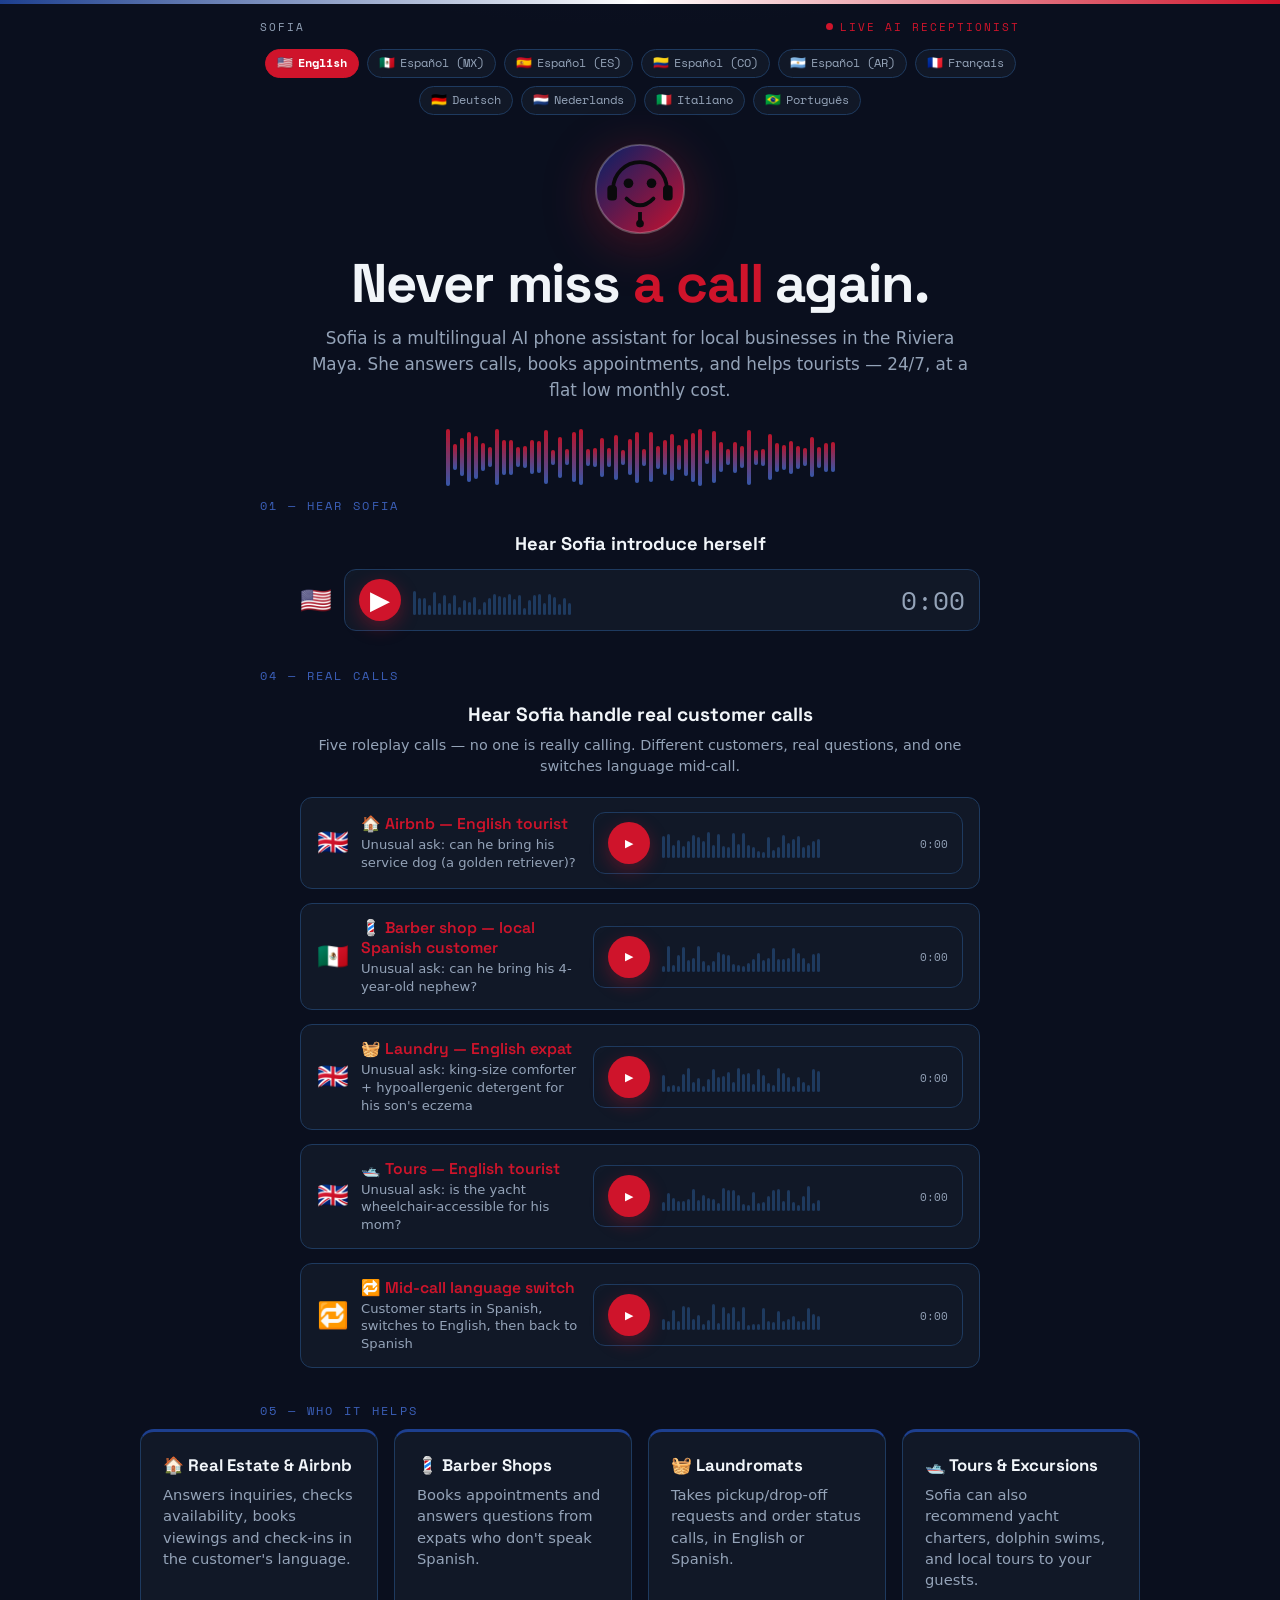
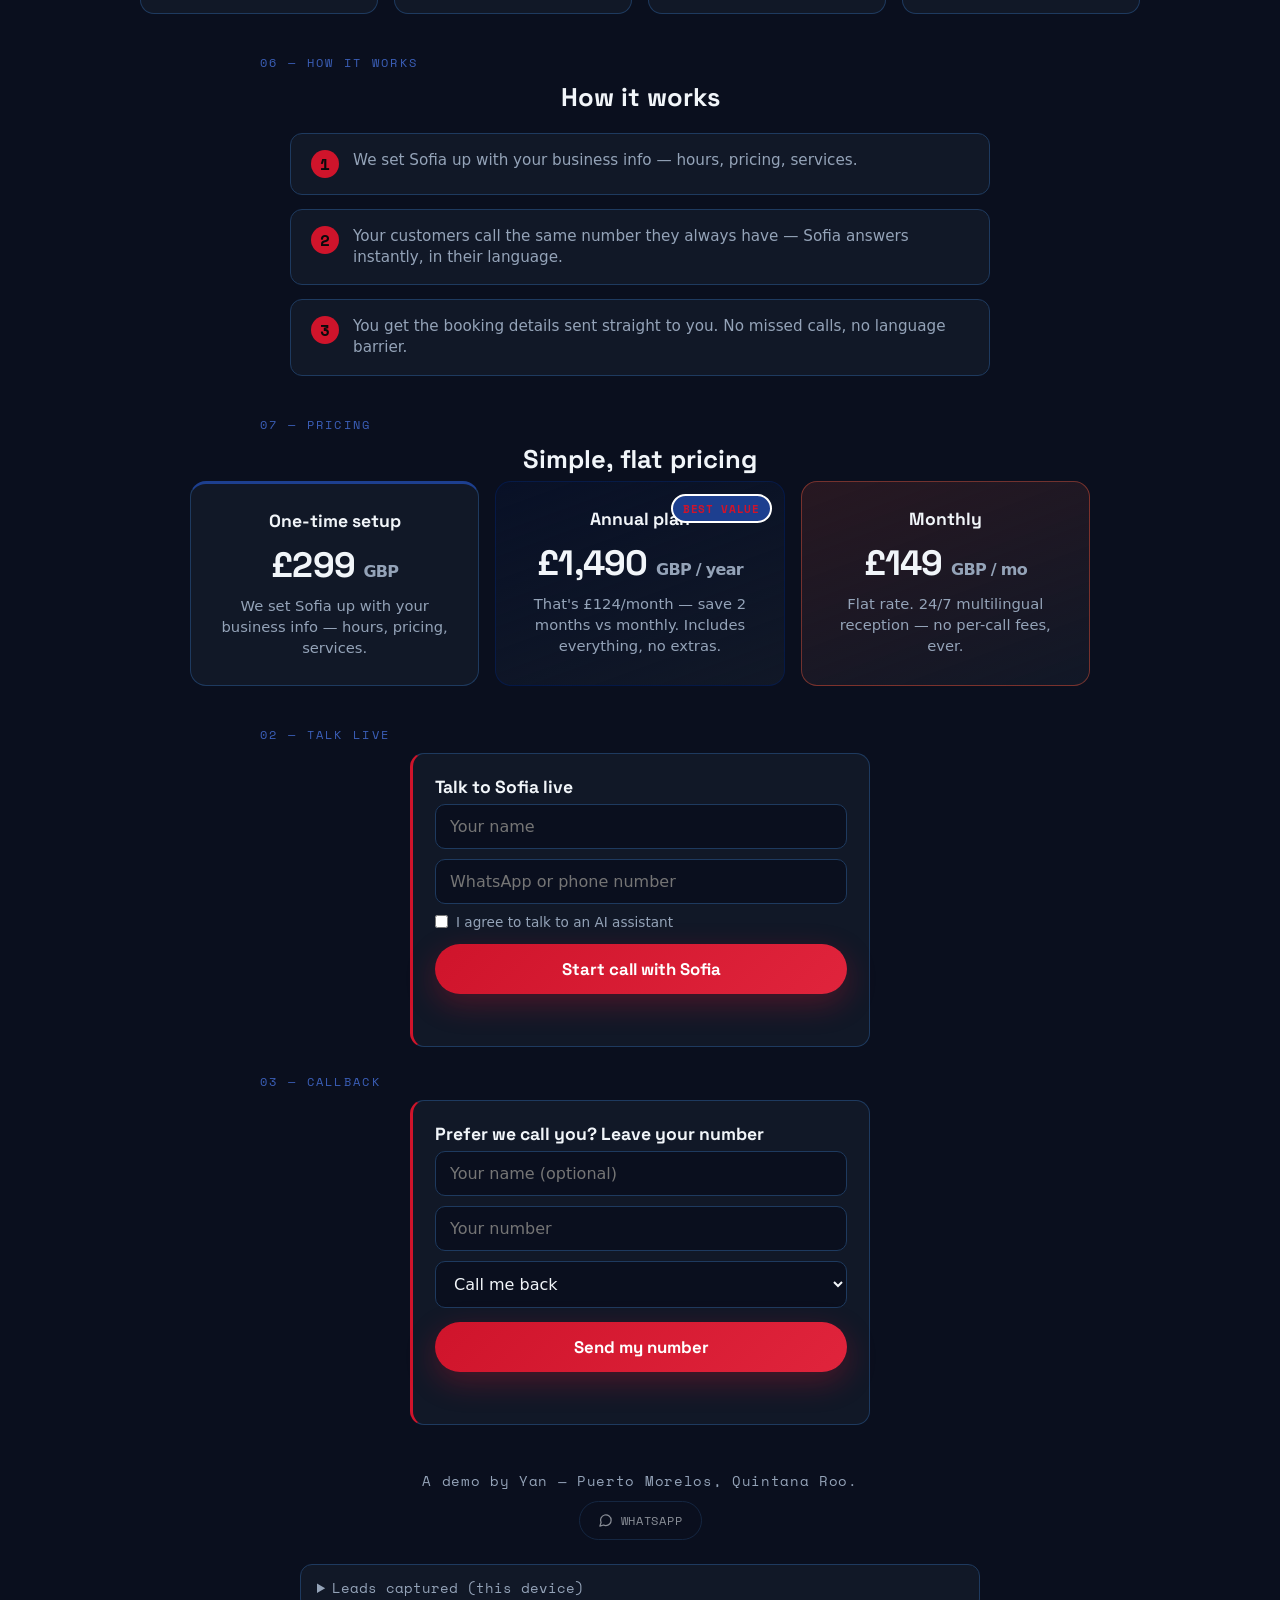
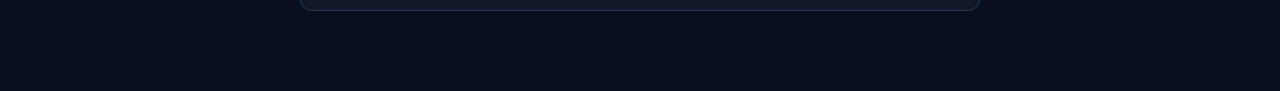
<file: demo.html>
<!DOCTYPE html>
<html lang="en">
<head>
<meta charset="UTF-8">
<meta name="viewport" content="width=device-width, initial-scale=1.0">
<title>Sofia — Multilingual AI Phone Assistant | UK</title>
<link rel="stylesheet" href="./styles.css">
<link rel="preconnect" href="https://fonts.googleapis.com">
<link rel="preconnect" href="https://fonts.gstatic.com" crossorigin>
<link href="https://fonts.googleapis.com/css2?family=Space+Grotesk:wght@500;700&family=Space+Mono:wght@400;700&display=swap" rel="stylesheet">
  <link rel="stylesheet" href="./uk.css">
  <link rel="stylesheet" href="./uk-redesigned.css">
</head>
<body>

  <div class="tri-edge" aria-hidden="true"></div>
  <div class="topbar"><span>Sofia</span><span class="live"><i></i>Live AI Receptionist</span></div>

  <div id="langRow" class="lang-row"></div>

  <header>
    <div class="sofia-face" aria-hidden="true"><svg class="sf" viewBox="0 0 100 100" width="96" height="96" role="img" aria-label="Sofia"><defs><linearGradient id="sg" x1="0" y1="0" x2="1" y2="1"><stop offset="0" stop-color="#012169"/><stop offset="1" stop-color="#C8102E"/></linearGradient></defs><circle cx="50" cy="50" r="46" fill="url(#sg)"/><circle cx="50" cy="50" r="46" fill="none" stroke="rgba(255,255,255,.25)" stroke-width="2"/><circle cx="38" cy="44" r="5" fill="#0a0a0c"/><circle cx="62" cy="44" r="5" fill="#0a0a0c"/><path d="M36 60 Q50 74 64 60" stroke="#0a0a0c" stroke-width="4" fill="none" stroke-linecap="round"/><path d="M22 50 a28 28 0 0 1 56 0" stroke="#0a0a0c" stroke-width="4" fill="none"/><rect x="16" y="46" width="10" height="16" rx="4" fill="#0a0a0c"/><rect x="74" y="46" width="10" height="16" rx="4" fill="#0a0a0c"/><line x1="50" y1="74" x2="50" y2="84" stroke="#0a0a0c" stroke-width="4"/><circle cx="50" cy="86" r="4" fill="#0a0a0c"/></svg></div>
    <h1 data-i18n-html="h1">Never miss a call again.</h1>
    <p data-i18n="sub">Sofia is a multilingual AI phone assistant for local businesses across the UK — London, Manchester, Birmingham and beyond. She answers calls, books appointments, and helps tourists — 24/7, at a flat low monthly cost.</p>
    <div class="waveform" id="heroWave" aria-hidden="true"></div>
  </header>

  <div class="listen">
    <h3 data-i18n="listenH">Hear Sofia introduce herself</h3>
    <div class="audio-row">
      <span id="pitchFlag">🇲🇽</span>
      <audio id="pitchAudio" preload="none" src="./audio-uk/pitch-es-MX.mp3"></audio>
    </div>
  </div>

  <section class="calls-demo">
    <h3 data-i18n="callsH">Hear Sofia handle real customer calls</h3>
    <p class="calls-note" data-i18n="callsNote">Five roleplay calls — no one is really calling. Different customers, real questions, and one switches language mid-call.</p>
    <div class="call-list">
      <div class="call-item">
        <span class="call-flag">🇬🇧</span>
        <div class="call-meta">
          <div class="call-title" data-i18n="call1t">🏠 Airbnb — English tourist</div>
          <div class="call-sub" data-i18n="call1s">Unusual ask: can he bring his service dog (a golden retriever)?</div>
        </div>
        <audio preload="none" src="./audio-uk/call-airbnb.mp3"></audio>
      </div>
      <div class="call-item">
        <span class="call-flag">🇲🇽</span>
        <div class="call-meta">
          <div class="call-title" data-i18n="call2t">💈 Barber shop — local Spanish customer</div>
          <div class="call-sub" data-i18n="call2s">Unusual ask: can he bring his 4-year-old nephew?</div>
        </div>
        <audio preload="none" src="./audio-uk/call-barber.mp3"></audio>
      </div>
      <div class="call-item">
        <span class="call-flag">🇬🇧</span>
        <div class="call-meta">
          <div class="call-title" data-i18n="call3t">🧺 Laundry — English expat</div>
          <div class="call-sub" data-i18n="call3s">Unusual ask: king-size comforter + hypoallergenic detergent for his son's eczema</div>
        </div>
        <audio preload="none" src="./audio-uk/call-lavanderia.mp3"></audio>
      </div>
      <div class="call-item">
        <span class="call-flag">🇬🇧</span>
        <div class="call-meta">
          <div class="call-title" data-i18n="call4t">🛥️ Tours — English tourist</div>
          <div class="call-sub" data-i18n="call4s">Unusual ask: is the yacht wheelchair-accessible for his mom?</div>
        </div>
        <audio preload="none" src="./audio-uk/call-tours.mp3"></audio>
      </div>
      <div class="call-item">
        <span class="call-flag">🔁</span>
        <div class="call-meta">
          <div class="call-title" data-i18n="call5t">🔁 Mid-call language switch</div>
          <div class="call-sub" data-i18n="call5s">Customer starts in Spanish, switches to English, then back to Spanish</div>
        </div>
        <audio preload="none" src="./audio-uk/call-langswitch.mp3"></audio>
      </div>
    </div>
  </section>

  <div class="cards">
    <div class="card">
      <h3 data-i18n="card1t">🏠 Real Estate &amp; Airbnb</h3>
      <p data-i18n="card1d">Answers inquiries, checks availability, books viewings and check-ins in the customer's language.</p>
    </div>
    <div class="card">
      <h3 data-i18n="card2t">💈 Barber Shops</h3>
      <p data-i18n="card2d">Books appointments and answers questions from expats who don't speak Spanish.</p>
    </div>
    <div class="card">
      <h3 data-i18n="card3t">🧺 Laundromats</h3>
      <p data-i18n="card3d">Takes pickup/drop-off requests and order status calls, in English or Spanish.</p>
    </div>
    <div class="card">
      <h3 data-i18n="card4t">🛥️ Tours &amp; Excursions</h3>
      <p data-i18n="card4d">Sofia can also recommend yacht charters, dolphin swims, and local tours to your guests.</p>
    </div>
  </div>

  <div class="how-it-works">
    <h2 data-i18n="howH">How it works</h2>
    <div class="steps">
      <div class="step"><div class="num">1</div><p data-i18n="step1">We set Sofia up with your business info — hours, pricing, services.</p></div>
      <div class="step"><div class="num">2</div><p data-i18n="step2">Your customers call the same number they always have — Sofia answers instantly, in their language.</p></div>
      <div class="step"><div class="num">3</div><p data-i18n="step3">You get the booking details sent straight to you. No missed calls, no language barrier.</p></div>
    </div>
  </div>

  <div class="pricing">
    <h2 data-i18n="priceH">Simple, flat pricing</h2>
    <div class="price-row">
      <div class="price-card">
        <h3 data-i18n="setupT">One-time setup</h3>
        <div class="price">£299 <span>GBP</span></div>
        <p data-i18n="setupD">We set Sofia up with your business info — hours, pricing, services.</p>
      </div>
      <div class="price-card featured">
        <div class="badge" data-i18n="bestValue">Best value</div>
        <h3 data-i18n="yearT">Annual plan</h3>
        <div class="price">£1,490 <span>GBP / year</span></div>
        <p data-i18n="yearD">That's £124/month — save 2 months vs monthly. Includes everything, no extras.</p>
      </div>
      <div class="price-card">
        <h3 data-i18n="monthT">Monthly</h3>
        <div class="price">£149 <span>GBP / mo</span></div>
        <p data-i18n="monthD">Flat rate. 24/7 multilingual reception — no per-call fees, ever.</p>
      </div>
    </div>
  </div>

  <section class="gate">
    <h3 data-i18n="gateH">Talk to Sofia live</h3>
    <form id="gateForm" class="gate-form" autocomplete="off">
      <input id="gateName" type="text" data-i18n-ph="gateNamePh" placeholder="Your name">
      <input id="gatePhone" type="tel" data-i18n-ph="gatePhonePh" placeholder="WhatsApp or phone number">
      <label class="consent"><input id="gateConsent" type="checkbox"> <span data-i18n="gateConsent">I agree to talk to an AI assistant</span></label>
      <button type="submit" class="talk-btn" id="gateBtn" data-i18n="gateBtn">Start call with Sofia</button>
    </form>
    <div class="status-line" id="statusLine"></div>
  </section>

  <section class="callback">
    <h3 data-i18n="callbackH">Prefer we call you? Leave your number</h3>
    <form id="cbForm" class="cb-form" autocomplete="off">
      <input id="cbName" type="text" data-i18n-ph="cbNamePh" placeholder="Your name (optional)">
      <input id="cbPhone" type="tel" data-i18n-ph="cbPhonePh" placeholder="Your number">
      <select id="cbIntent">
        <option value="call-back" data-i18n="cbOptBack">Call me back</option>
        <option value="boss" data-i18n="cbOptBoss">Speak to the boss</option>
        <option value="other" data-i18n="cbOptOther">Other</option>
      </select>
      <button type="submit" class="talk-btn" id="cbBtn" data-i18n="cbBtn">Send my number</button>
    </form>
    <div class="status-line" id="cbStatus"></div>
  </section>

  <footer data-i18n="footer">A demo by Yan — UK.</footer>
  <div class="biz-contact"><button class="wa-btn" id="waBtn" type="button" aria-disabled="true"><svg width="15" height="15" viewBox="0 0 24 24" fill="none" stroke="currentColor" stroke-width="2" stroke-linecap="round" stroke-linejoin="round"><path d="M21 11.5a8.38 8.38 0 0 1-8.5 8.5 8.5 8.5 0 0 1-3.7-.8L3 21l1.9-5.7A8.5 8.5 0 1 1 21 11.5z"/></svg> WhatsApp</button></div>

  <details class="leads">
    <summary data-i18n="leadsH">Leads captured (this device)</summary>
    <pre id="leadsList">(none yet)</pre>
  </details>

  <script src="./vapi-widget.js" defer></script>
  <script src="./translations.js"></script>
  <script src="./config.js"></script>
  <script src="./app.js"></script>
</body>
</html>
</file>
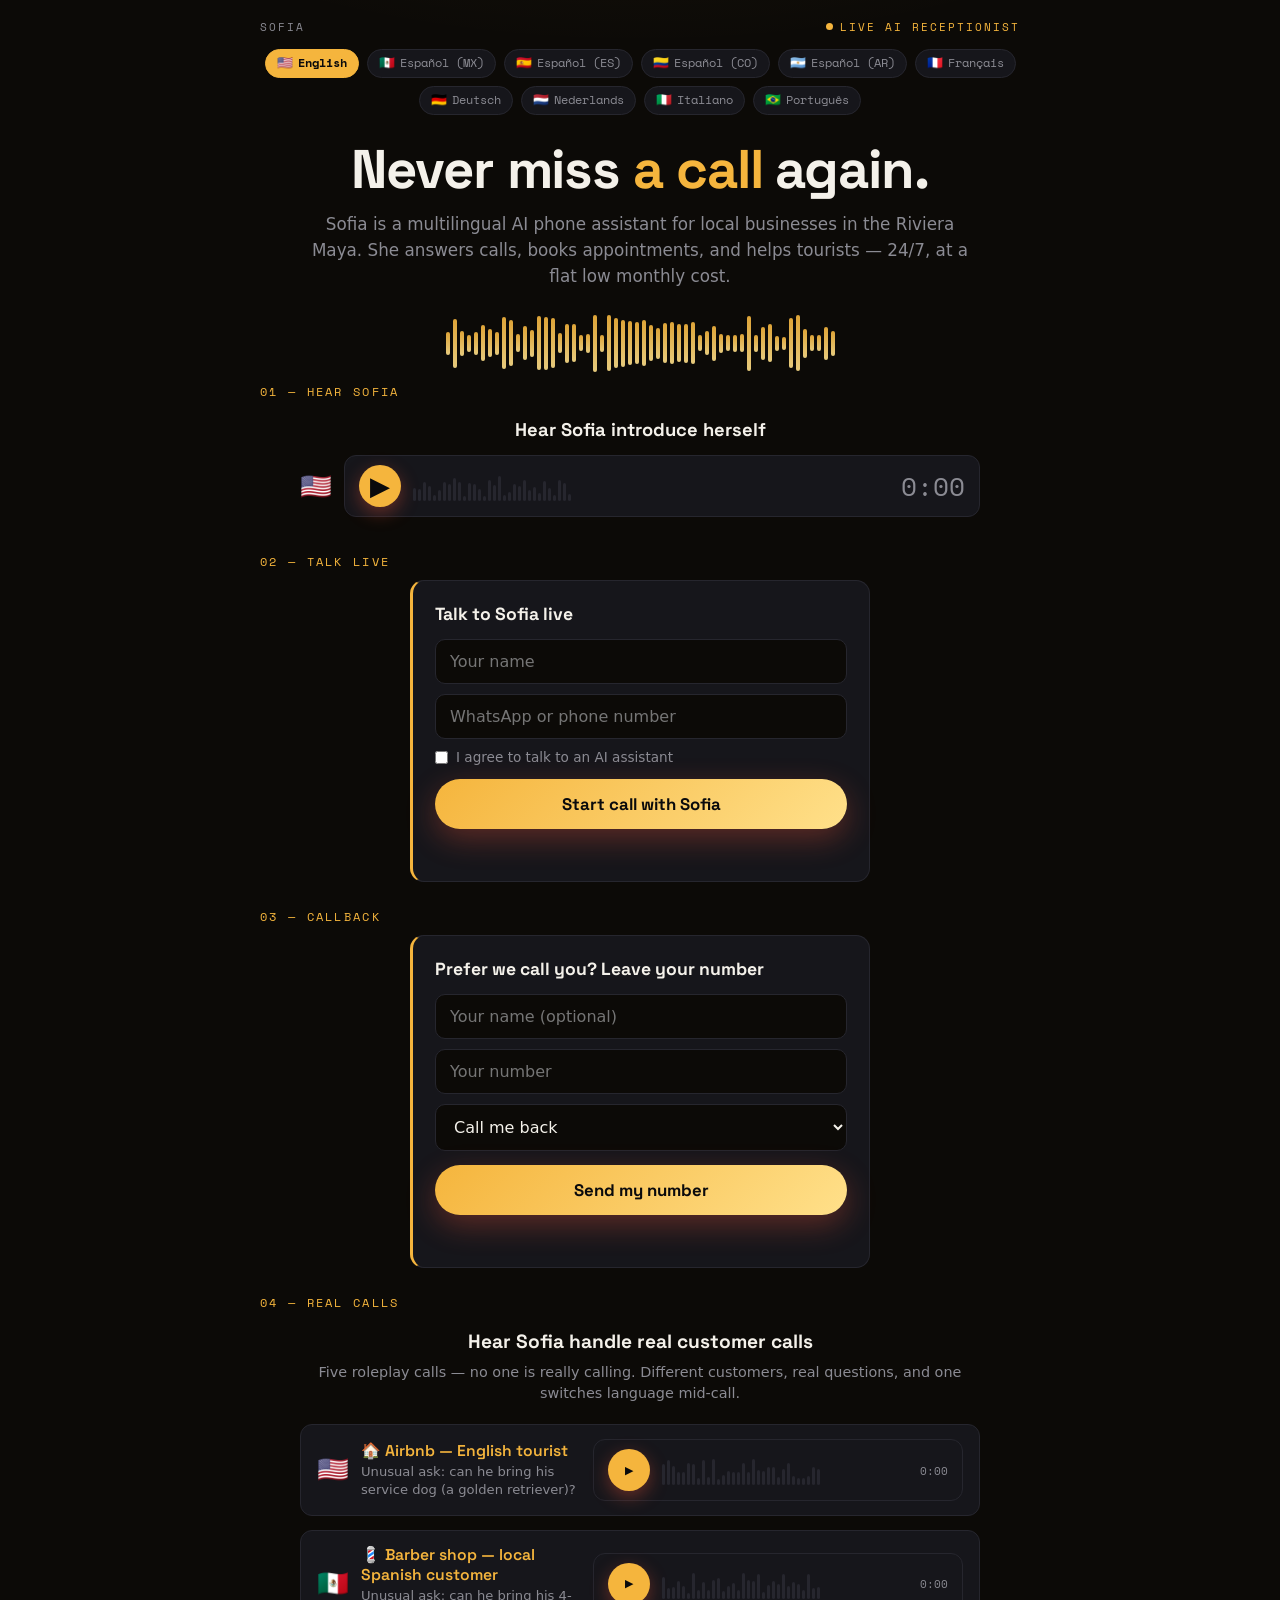
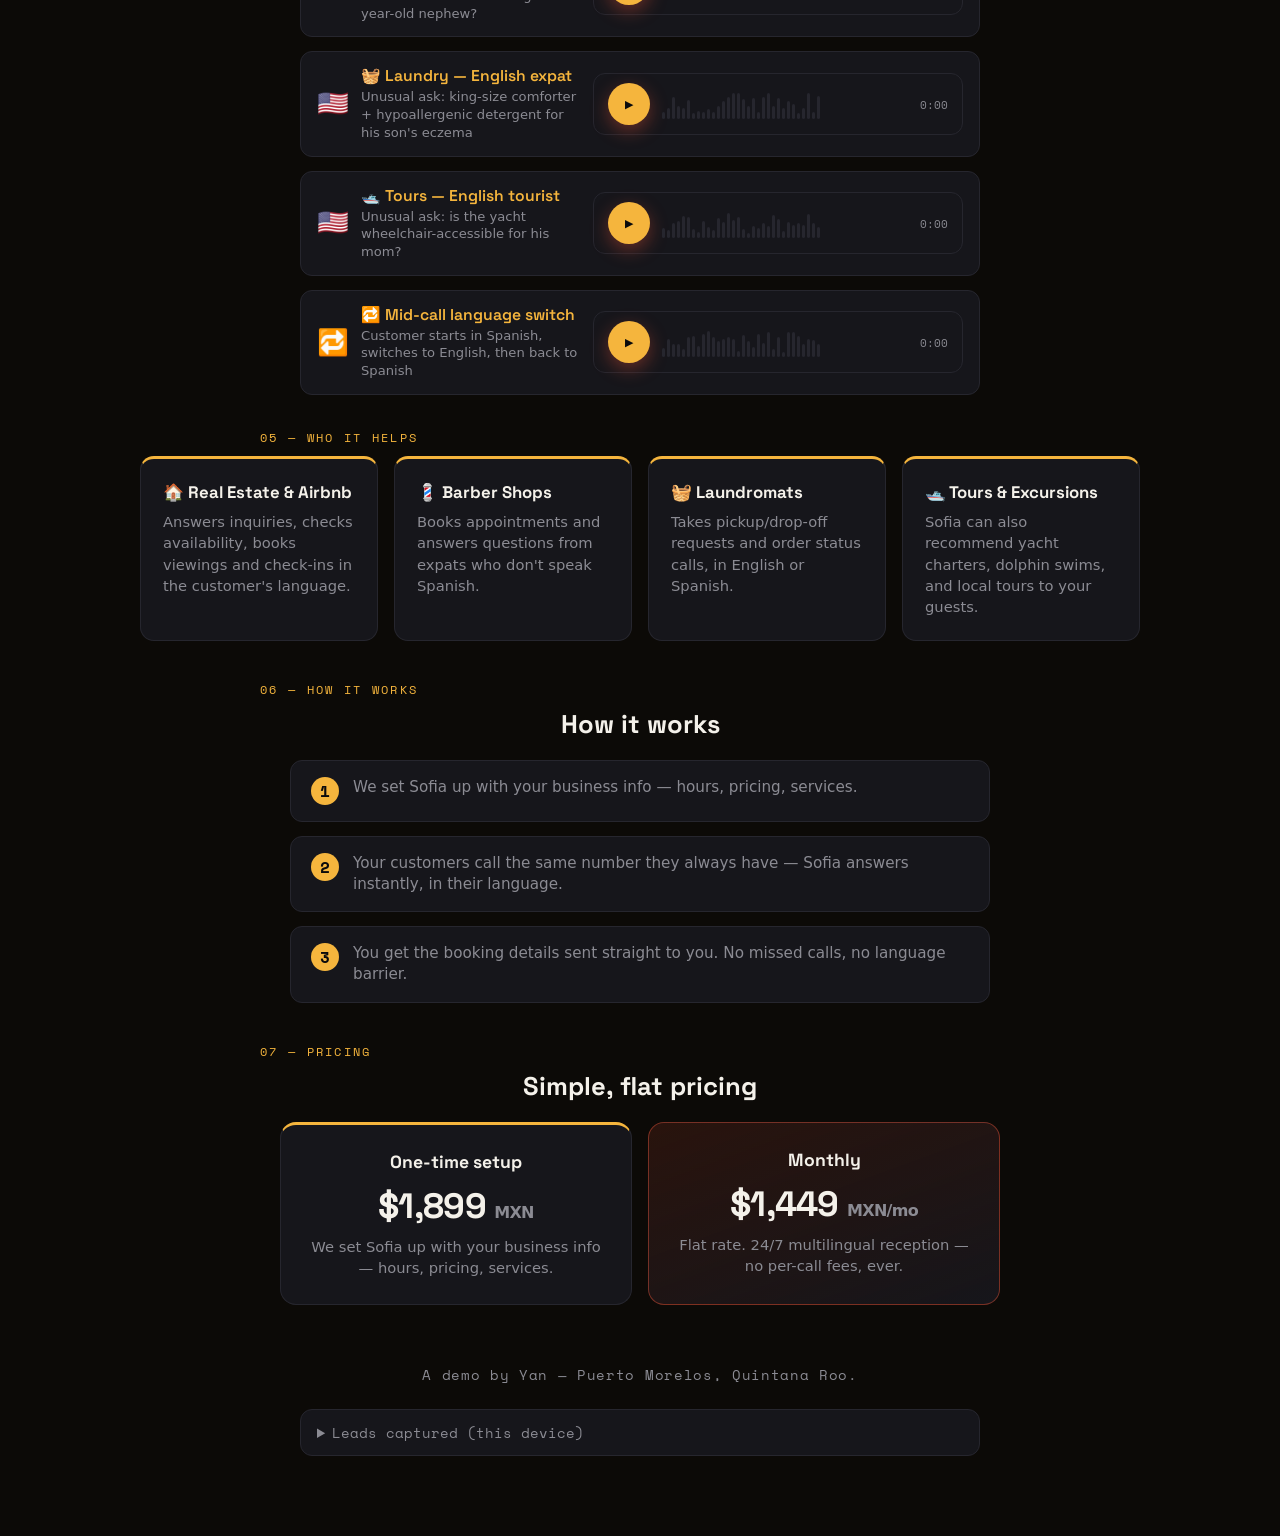
<file: gold.html>
<!DOCTYPE html>
<html lang="en">
<head>
<meta charset="UTF-8">
<meta name="viewport" content="width=device-width, initial-scale=1.0">
<title>Sofia — Multilingual AI Phone Assistant | Riviera Maya</title>
<link rel="stylesheet" href="./styles.css">
<link rel="preconnect" href="https://fonts.googleapis.com">
<link rel="preconnect" href="https://fonts.gstatic.com" crossorigin>
<link href="https://fonts.googleapis.com/css2?family=Space+Grotesk:wght@500;700&family=Space+Mono:wght@400;700&display=swap" rel="stylesheet">
  <link rel="stylesheet" href="./theme-gold.css">
</head>
<body>

  <div class="topbar"><span>Sofia</span><span class="live"><i></i>Live AI Receptionist</span></div>

  <div id="langRow" class="lang-row"></div>

  <header>
    <h1 data-i18n-html="h1">Never miss a call again.</h1>
    <p data-i18n="sub">Sofia is a multilingual AI phone assistant for local businesses in the Riviera Maya. She answers calls, books appointments, and helps tourists — 24/7, at a flat low monthly cost.</p>
    <div class="waveform" id="heroWave" aria-hidden="true"></div>
  </header>

  <div class="listen">
    <h3 data-i18n="listenH">Hear Sofia introduce herself</h3>
    <div class="audio-row">
      <span id="pitchFlag">🇲🇽</span>
      <audio id="pitchAudio" preload="none" src="./audio/pitch-es-MX.mp3"></audio>
    </div>
  </div>

  <section class="gate">
    <h3 data-i18n="gateH">Talk to Sofia live</h3>
    <form id="gateForm" class="gate-form" autocomplete="off">
      <input id="gateName" type="text" data-i18n-ph="gateNamePh" placeholder="Your name">
      <input id="gatePhone" type="tel" data-i18n-ph="gatePhonePh" placeholder="WhatsApp or phone number">
      <label class="consent"><input id="gateConsent" type="checkbox"> <span data-i18n="gateConsent">I agree to talk to an AI assistant</span></label>
      <button type="submit" class="talk-btn" id="gateBtn" data-i18n="gateBtn">Start call with Sofia</button>
    </form>
    <div class="status-line" id="statusLine"></div>
  </section>

  <section class="callback">
    <h3 data-i18n="callbackH">Prefer we call you? Leave your number</h3>
    <form id="cbForm" class="cb-form" autocomplete="off">
      <input id="cbName" type="text" data-i18n-ph="cbNamePh" placeholder="Your name (optional)">
      <input id="cbPhone" type="tel" data-i18n-ph="cbPhonePh" placeholder="Your number">
      <select id="cbIntent">
        <option value="call-back" data-i18n="cbOptBack">Call me back</option>
        <option value="boss" data-i18n="cbOptBoss">Speak to the boss</option>
        <option value="other" data-i18n="cbOptOther">Other</option>
      </select>
      <button type="submit" class="talk-btn" id="cbBtn" data-i18n="cbBtn">Send my number</button>
    </form>
    <div class="status-line" id="cbStatus"></div>
  </section>

  <section class="calls-demo">
    <h3 data-i18n="callsH">Hear Sofia handle real customer calls</h3>
    <p class="calls-note" data-i18n="callsNote">Five roleplay calls — no one is really calling. Different customers, real questions, and one switches language mid-call.</p>
    <div class="call-list">
      <div class="call-item">
        <span class="call-flag">🇺🇸</span>
        <div class="call-meta">
          <div class="call-title" data-i18n="call1t">🏠 Airbnb — English tourist</div>
          <div class="call-sub" data-i18n="call1s">Unusual ask: can he bring his service dog (a golden retriever)?</div>
        </div>
        <audio preload="none" src="./audio/call-airbnb.mp3"></audio>
      </div>
      <div class="call-item">
        <span class="call-flag">🇲🇽</span>
        <div class="call-meta">
          <div class="call-title" data-i18n="call2t">💈 Barber shop — local Spanish customer</div>
          <div class="call-sub" data-i18n="call2s">Unusual ask: can he bring his 4-year-old nephew?</div>
        </div>
        <audio preload="none" src="./audio/call-barber.mp3"></audio>
      </div>
      <div class="call-item">
        <span class="call-flag">🇺🇸</span>
        <div class="call-meta">
          <div class="call-title" data-i18n="call3t">🧺 Laundry — English expat</div>
          <div class="call-sub" data-i18n="call3s">Unusual ask: king-size comforter + hypoallergenic detergent for his son's eczema</div>
        </div>
        <audio preload="none" src="./audio/call-lavanderia.mp3"></audio>
      </div>
      <div class="call-item">
        <span class="call-flag">🇺🇸</span>
        <div class="call-meta">
          <div class="call-title" data-i18n="call4t">🛥️ Tours — English tourist</div>
          <div class="call-sub" data-i18n="call4s">Unusual ask: is the yacht wheelchair-accessible for his mom?</div>
        </div>
        <audio preload="none" src="./audio/call-tours.mp3"></audio>
      </div>
      <div class="call-item">
        <span class="call-flag">🔁</span>
        <div class="call-meta">
          <div class="call-title" data-i18n="call5t">🔁 Mid-call language switch</div>
          <div class="call-sub" data-i18n="call5s">Customer starts in Spanish, switches to English, then back to Spanish</div>
        </div>
        <audio preload="none" src="./audio/call-langswitch.mp3"></audio>
      </div>
    </div>
  </section>

  <div class="cards">
    <div class="card">
      <h3 data-i18n="card1t">🏠 Real Estate &amp; Airbnb</h3>
      <p data-i18n="card1d">Answers inquiries, checks availability, books viewings and check-ins in the customer's language.</p>
    </div>
    <div class="card">
      <h3 data-i18n="card2t">💈 Barber Shops</h3>
      <p data-i18n="card2d">Books appointments and answers questions from expats who don't speak Spanish.</p>
    </div>
    <div class="card">
      <h3 data-i18n="card3t">🧺 Laundromats</h3>
      <p data-i18n="card3d">Takes pickup/drop-off requests and order status calls, in English or Spanish.</p>
    </div>
    <div class="card">
      <h3 data-i18n="card4t">🛥️ Tours &amp; Excursions</h3>
      <p data-i18n="card4d">Sofia can also recommend yacht charters, dolphin swims, and local tours to your guests.</p>
    </div>
  </div>

  <div class="how-it-works">
    <h2 data-i18n="howH">How it works</h2>
    <div class="steps">
      <div class="step"><div class="num">1</div><p data-i18n="step1">We set Sofia up with your business info — hours, pricing, services.</p></div>
      <div class="step"><div class="num">2</div><p data-i18n="step2">Your customers call the same number they always have — Sofia answers instantly, in their language.</p></div>
      <div class="step"><div class="num">3</div><p data-i18n="step3">You get the booking details sent straight to you. No missed calls, no language barrier.</p></div>
    </div>
  </div>

  <div class="pricing">
    <h2 data-i18n="priceH">Simple, flat pricing</h2>
    <div class="price-row">
      <div class="price-card">
        <h3 data-i18n="setupT">One-time setup</h3>
        <div class="price">$1,899 <span>MXN</span></div>
        <p data-i18n="setupD">We set Sofia up with your business info — hours, pricing, services.</p>
      </div>
      <div class="price-card">
        <h3 data-i18n="monthT">Monthly</h3>
        <div class="price">$1,449 <span>MXN/mo</span></div>
        <p data-i18n="monthD">Flat rate. 24/7 multilingual reception — no per-call fees, ever.</p>
      </div>
    </div>
  </div>

  <footer data-i18n="footer">A demo by Yan — Puerto Morelos, Quintana Roo.</footer>

  <details class="leads">
    <summary data-i18n="leadsH">Leads captured (this device)</summary>
    <pre id="leadsList">(none yet)</pre>
  </details>

  <script src="./vapi-widget.js" defer></script>
  <script src="./translations.js"></script>
  <script src="./app.js"></script>
</body>
</html>
</file>
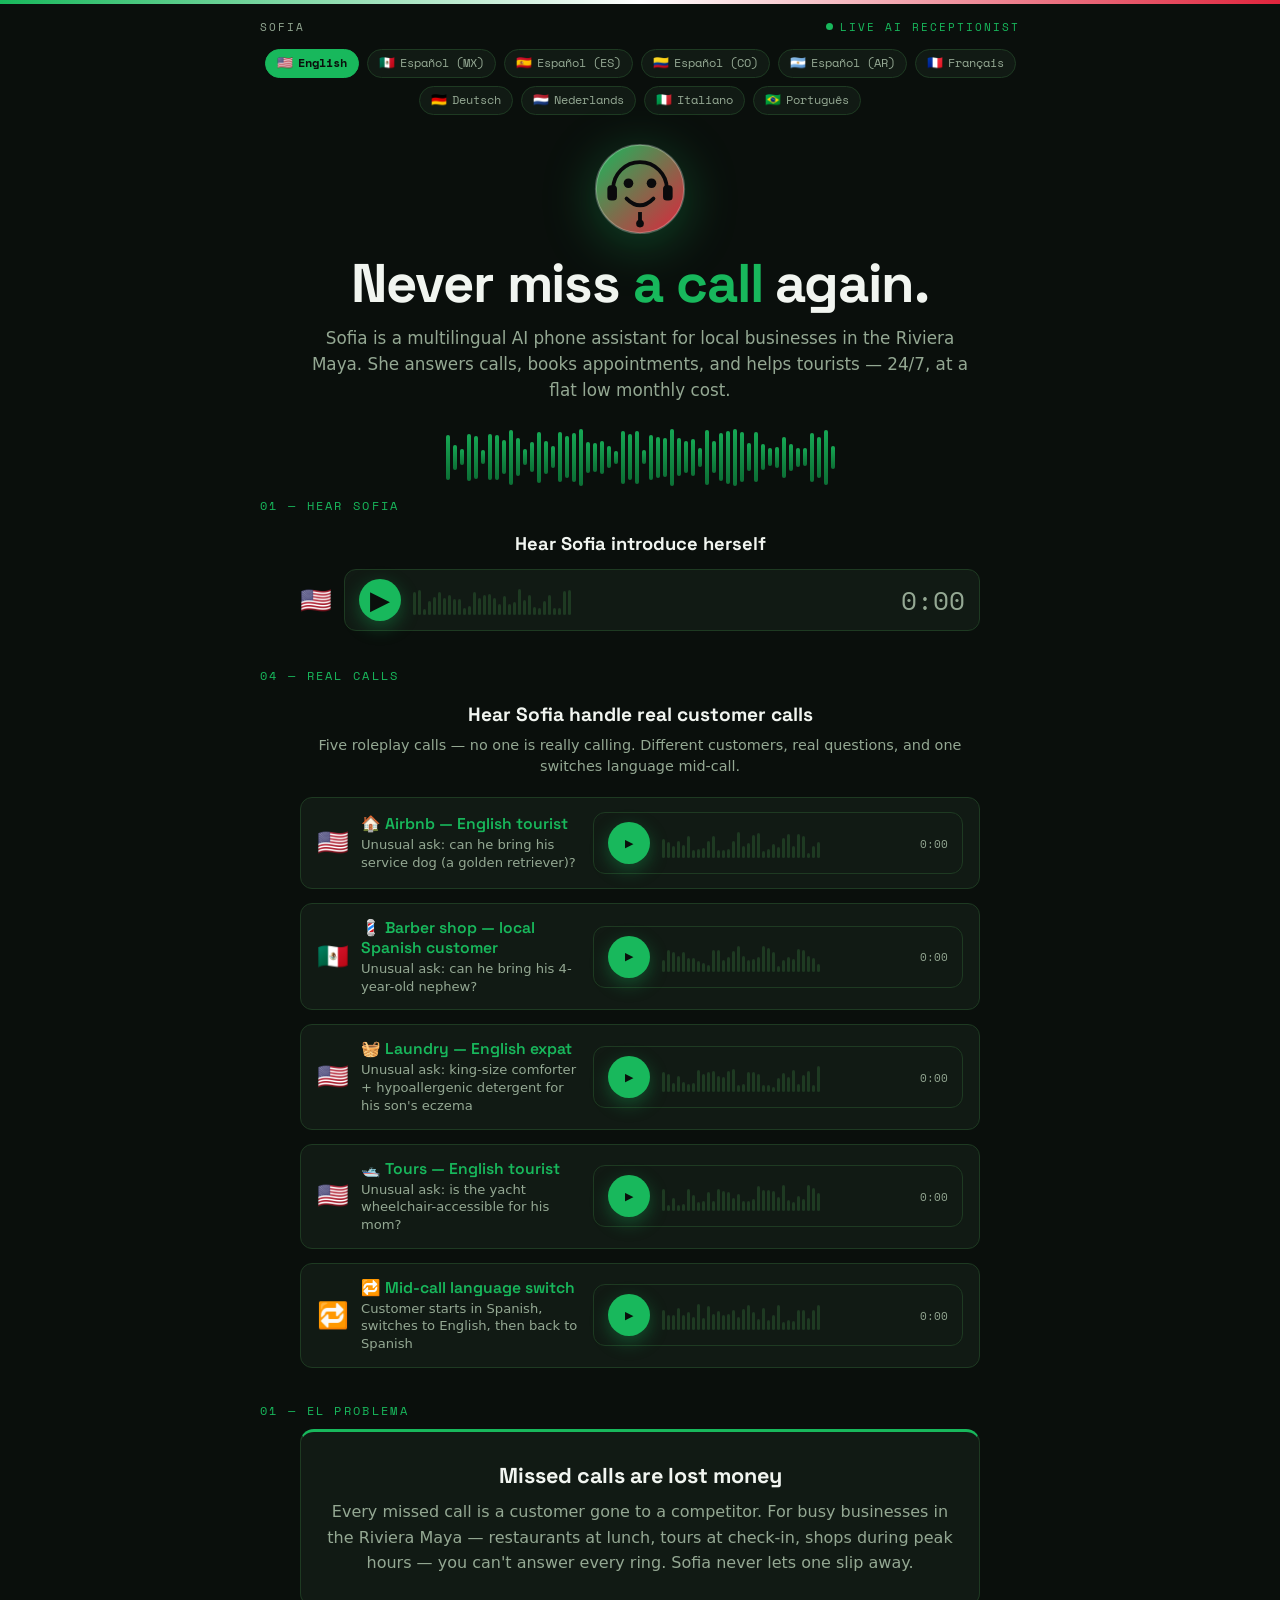
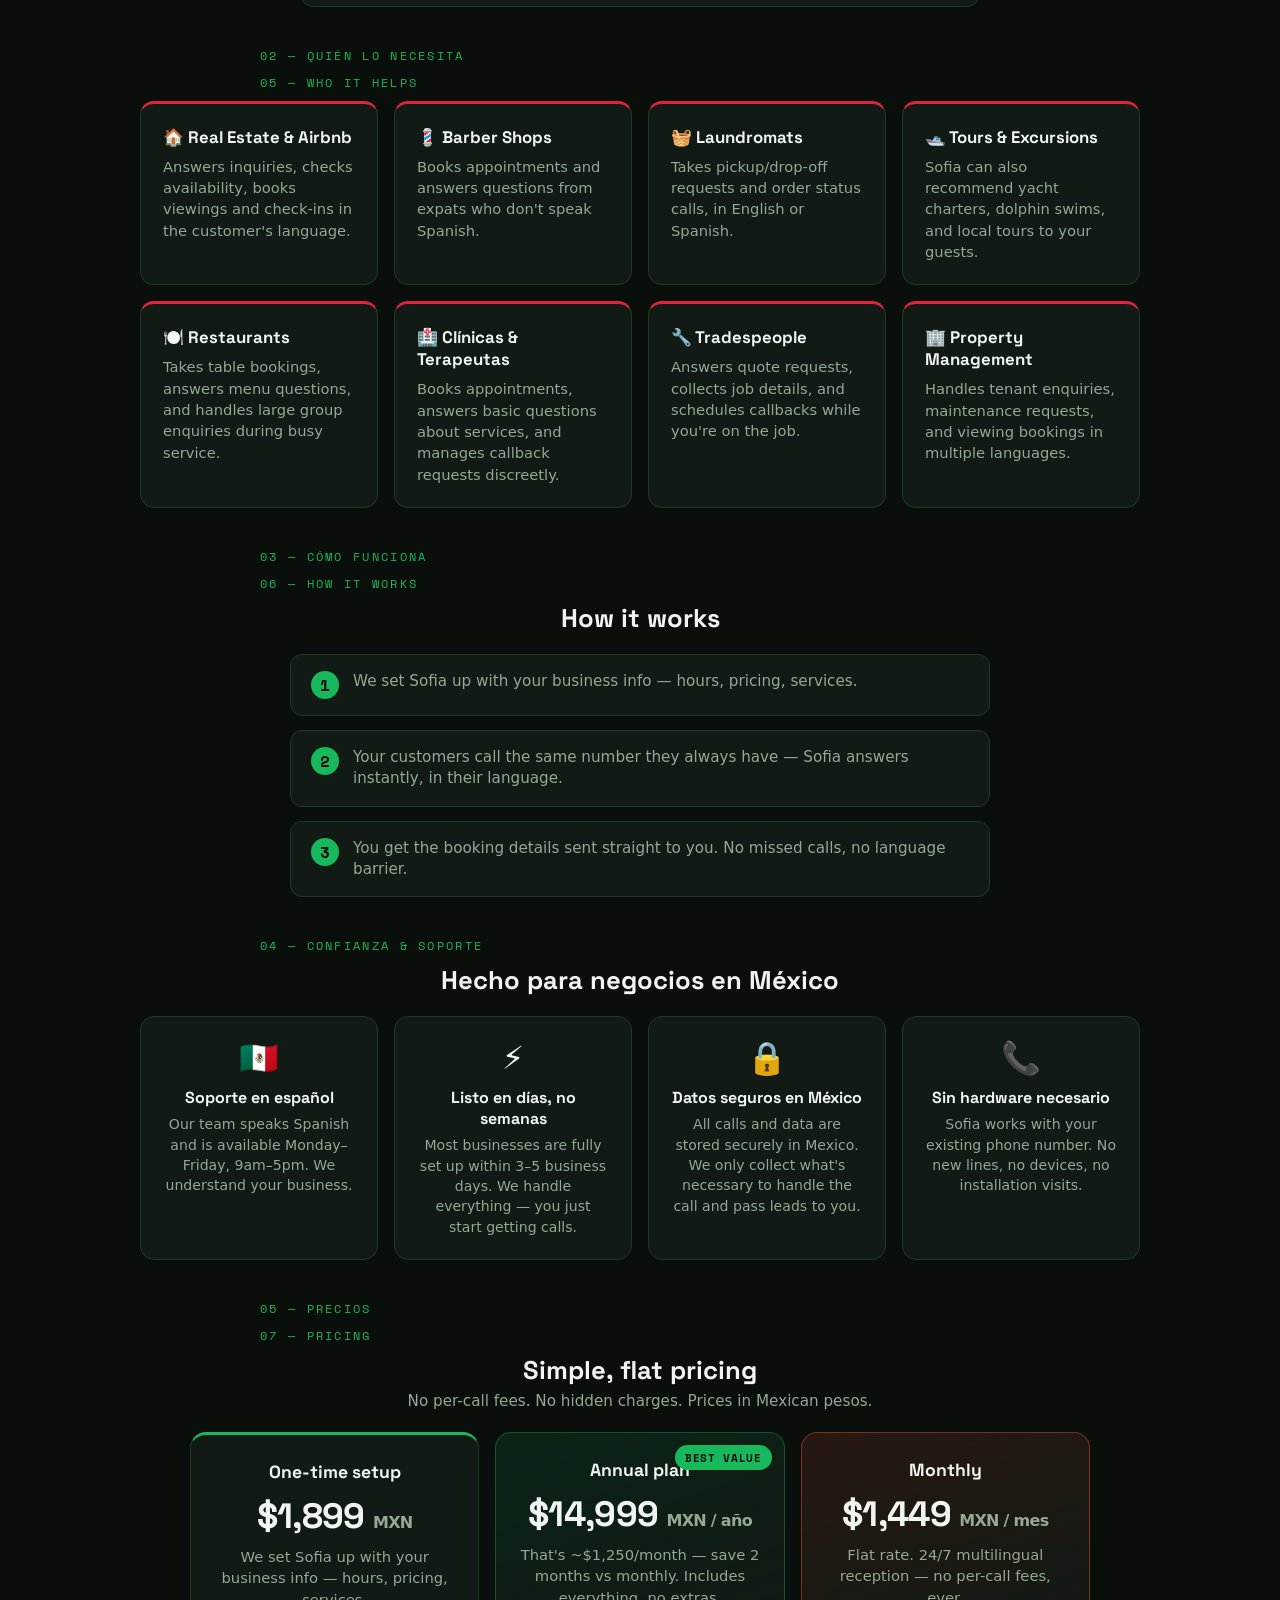
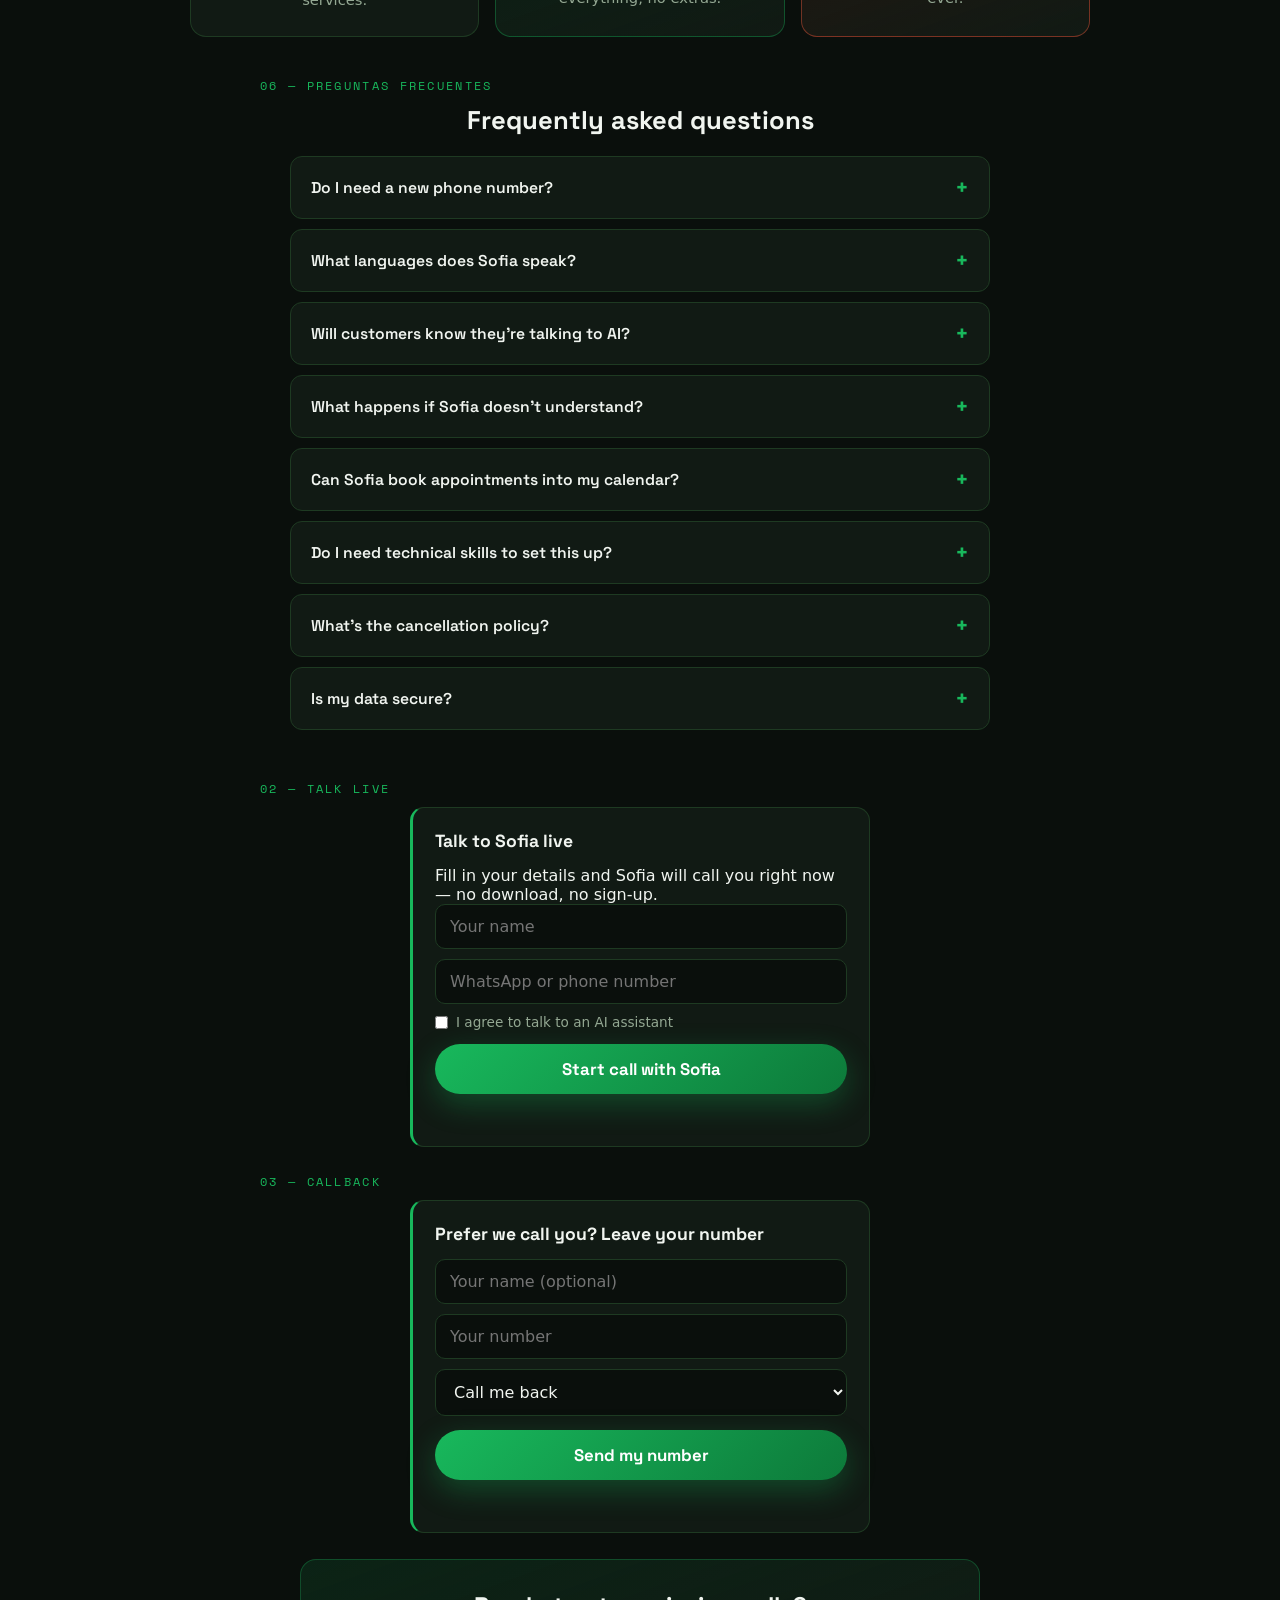
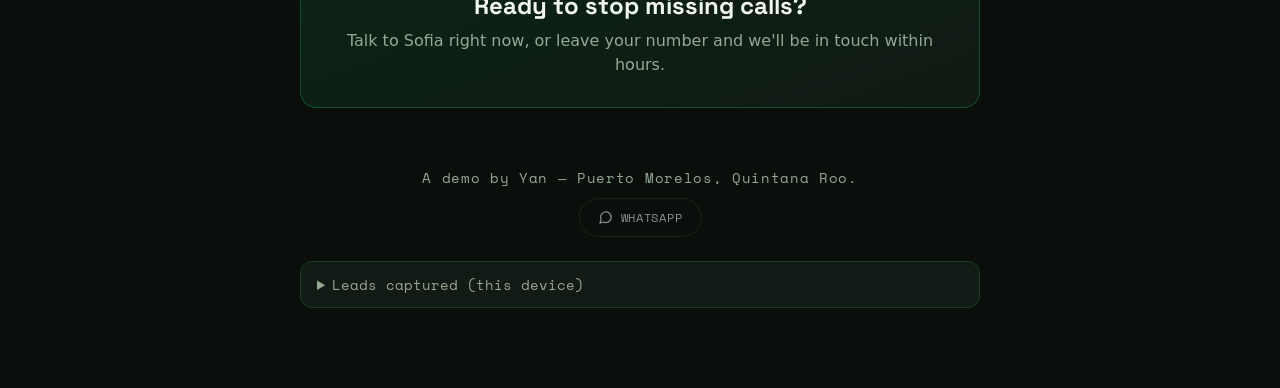
<file: index-redesigned.html>
<!DOCTYPE html>
<html lang="en">
<head>
<meta charset="UTF-8">
<meta name="viewport" content="width=device-width, initial-scale=1.0">
<meta name="description" content="Sofia is a multilingual AI phone assistant for businesses in the Riviera Maya, Mexico. She answers calls, books appointments, and helps tourists 24/7 in English, Spanish, and more.">
<meta property="og:title" content="Sofia AI — Never Miss a Call Again | Riviera Maya">
<meta property="og:description" content="Multilingual AI phone assistant for Mexican businesses. 24/7 call answering, appointment booking, and tourist help — flat monthly pricing in MXN.">
<meta property="og:type" content="website">
<title>Sofia — Multilingual AI Phone Assistant | Riviera Maya</title>
<link rel="stylesheet" href="./styles.css">
<link rel="preconnect" href="https://fonts.googleapis.com">
<link rel="preconnect" href="https://fonts.gstatic.com" crossorigin>
<link href="https://fonts.googleapis.com/css2?family=Space+Grotesk:wght@500;700&family=Space+Mono:wght@400;700&display=swap" rel="stylesheet">
<link rel="stylesheet" href="./index-redesigned.css">
</head>
<body>

  <div class="tri-edge" aria-hidden="true"></div>
  <div class="topbar"><span>Sofia</span><span class="live"><i></i>Live AI Receptionist</span></div>

  <div id="langRow" class="lang-row"></div>

  <header>
    <div class="sofia-face" aria-hidden="true"><svg class="sf" viewBox="0 0 100 100" width="96" height="96" role="img" aria-label="Sofia"><defs><linearGradient id="sg" x1="0" y1="0" x2="1" y2="1"><stop offset="0" stop-color="#18B85C"/><stop offset="1" stop-color="#E0243C"/></linearGradient></defs><circle cx="50" cy="50" r="46" fill="url(#sg)"/><circle cx="50" cy="50" r="46" fill="none" stroke="rgba(255,255,255,.25)" stroke-width="2"/><circle cx="38" cy="44" r="5" fill="#0a0a0c"/><circle cx="62" cy="44" r="5" fill="#0a0a0c"/><path d="M36 60 Q50 74 64 60" stroke="#0a0a0c" stroke-width="4" fill="none" stroke-linecap="round"/><path d="M22 50 a28 28 0 0 1 56 0" stroke="#0a0a0c" stroke-width="4" fill="none"/><rect x="16" y="46" width="10" height="16" rx="4" fill="#0a0a0c"/><rect x="74" y="46" width="10" height="16" rx="4" fill="#0a0a0c"/><line x1="50" y1="74" x2="50" y2="84" stroke="#0a0a0c" stroke-width="4"/><circle cx="50" cy="86" r="4" fill="#0a0a0c"/></svg></div>
    <h1 data-i18n-html="h1">Never miss <span>a call</span> again.</h1>
    <p data-i18n="sub">Sofia is a multilingual AI phone assistant for local businesses in the Riviera Maya. She answers calls, books appointments, and helps tourists — 24/7, at a flat low monthly cost.</p>
    <div class="waveform" id="heroWave" aria-hidden="true"></div>
  </header>

  <div class="listen">
    <h3 data-i18n="listenH">Hear Sofia introduce herself</h3>
    <div class="audio-row">
      <span id="pitchFlag">🇲🇽</span>
      <audio id="pitchAudio" preload="none" src="./audio/pitch-es-MX.mp3"></audio>
    </div>
  </div>

  <section class="calls-demo">
    <h3 data-i18n="callsH">Hear Sofia handle real customer calls</h3>
    <p class="calls-note" data-i18n="callsNote">Five roleplay calls — no one is really calling. Different customers, real questions, and one switches language mid-call.</p>
    <div class="call-list">
      <div class="call-item">
        <span class="call-flag">🇺🇸</span>
        <div class="call-meta">
          <div class="call-title" data-i18n="call1t">🏠 Airbnb — English tourist</div>
          <div class="call-sub" data-i18n="call1s">Unusual ask: can he bring his service dog (a golden retriever)?</div>
        </div>
        <audio preload="none" src="./audio/call-airbnb.mp3"></audio>
      </div>
      <div class="call-item">
        <span class="call-flag">🇲🇽</span>
        <div class="call-meta">
          <div class="call-title" data-i18n="call2t">💈 Barber shop — local Spanish customer</div>
          <div class="call-sub" data-i18n="call2s">Unusual ask: can he bring his 4-year-old nephew?</div>
        </div>
        <audio preload="none" src="./audio/call-barber.mp3"></audio>
      </div>
      <div class="call-item">
        <span class="call-flag">🇺🇸</span>
        <div class="call-meta">
          <div class="call-title" data-i18n="call3t">🧺 Laundry — English expat</div>
          <div class="call-sub" data-i18n="call3s">Unusual ask: king-size comforter + hypoallergenic detergent for his son's eczema</div>
        </div>
        <audio preload="none" src="./audio/call-lavanderia.mp3"></audio>
      </div>
      <div class="call-item">
        <span class="call-flag">🇺🇸</span>
        <div class="call-meta">
          <div class="call-title" data-i18n="call4t">🛥️ Tours — English tourist</div>
          <div class="call-sub" data-i18n="call4s">Unusual ask: is the yacht wheelchair-accessible for his mom?</div>
        </div>
        <audio preload="none" src="./audio/call-tours.mp3"></audio>
      </div>
      <div class="call-item">
        <span class="call-flag">🔁</span>
        <div class="call-meta">
          <div class="call-title" data-i18n="call5t">🔁 Mid-call language switch</div>
          <div class="call-sub" data-i18n="call5s">Customer starts in Spanish, switches to English, then back to Spanish</div>
        </div>
        <audio preload="none" src="./audio/call-langswitch.mp3"></audio>
      </div>
    </div>
  </section>

  <div class="kicker">01 — El problema</div>
  <div class="problem">
    <h2 data-i18n="probH">Las llamadas perdidas son dinero perdido</h2>
    <p data-i18n="probD">Every missed call is a customer gone to a competitor. For busy businesses in the Riviera Maya — restaurants at lunch, tours at check-in, shops during peak hours — you can't answer every ring. Sofia never lets one slip away.</p>
  </div>

  <div class="kicker">02 — Quién lo necesita</div>
  <div class="cards">
    <div class="card">
      <h3 data-i18n="card1t">🏠 Hotels & Airbnb</h3>
      <p data-i18n="card1d">Answers inquiries, checks availability, books check-ins and tours in the guest's language.</p>
    </div>
    <div class="card">
      <h3 data-i18n="card2t">💈 Barbers & Salons</h3>
      <p data-i18n="card2d">Books appointments and answers questions from expats who don't speak Spanish.</p>
    </div>
    <div class="card">
      <h3 data-i18n="card3t">🧺 Lavanderías</h3>
      <p data-i18n="card3d">Takes pickup/drop-off requests and order status calls, in English or Spanish.</p>
    </div>
    <div class="card">
      <h3 data-i18n="card4t">🛥️ Tours & Excursions</h3>
      <p data-i18n="card4d">Sofia can recommend tours, check availability, and answer accessibility questions for your guests.</p>
    </div>
    <div class="card">
      <h3 data-i18n="card5t">🍽️ Restaurants</h3>
      <p data-i18n="card5d">Takes table bookings, answers menu questions, and handles large group enquiries during busy service.</p>
    </div>
    <div class="card">
      <h3 data-i18n="card6t">🏥 Clínicas & Terapeutas</h3>
      <p data-i18n="card6d">Books appointments, answers basic questions about services, and manages callback requests discreetly.</p>
    </div>
    <div class="card">
      <h3 data-i18n="card7t">🔧 Tradespeople</h3>
      <p data-i18n="card7d">Answers quote requests, collects job details, and schedules callbacks while you're on the job.</p>
    </div>
    <div class="card">
      <h3 data-i18n="card8t">🏢 Property Management</h3>
      <p data-i18n="card8d">Handles tenant enquiries, maintenance requests, and viewing bookings in multiple languages.</p>
    </div>
  </div>

  <div class="kicker">03 — Cómo funciona</div>
  <div class="how-it-works">
    <h2 data-i18n="howH">How it works</h2>
    <div class="steps">
      <div class="step"><div class="num">1</div><p data-i18n="step1">We set Sofia up with your business info — hours, pricing, services.</p></div>
      <div class="step"><div class="num">2</div><p data-i18n="step2">Your customers call the same number they always have — Sofia answers instantly, in their language.</p></div>
      <div class="step"><div class="num">3</div><p data-i18n="step3">You get the booking details sent straight to you. No missed calls, no language barrier.</p></div>
    </div>
  </div>

  <div class="kicker">04 — Confianza & soporte</div>
  <div class="trust">
    <h2 data-i18n="trustH">Hecho para negocios en México</h2>
    <div class="trust-grid">
      <div class="trust-item">
        <div class="trust-icon">🇲🇽</div>
        <h4 data-i18n="trust1T">Soporte en español</h4>
        <p data-i18n="trust1D">Nuestro equipo habla español y está disponible de lunes a viernes, 9:00–17:00. Entendemos tu negocio.</p>
      </div>
      <div class="trust-item">
        <div class="trust-icon">⚡</div>
        <h4 data-i18n="trust2T">Listo en días, no semanas</h4>
        <p data-i18n="trust2D">La mayoría de los negocios están funcionando en 3–5 días hábiles. Nosotros nos encargamos de todo — tú solo empiezas a recibir llamadas.</p>
      </div>
      <div class="trust-item">
        <div class="trust-icon">🔒</div>
        <h4 data-i18n="trust3T">Datos seguros en México</h4>
        <p data-i18n="trust3D">Todas las llamadas y datos se manejan con servidores en México. La información de tus clientes está protegida.</p>
      </div>
      <div class="trust-item">
        <div class="trust-icon">📞</div>
        <h4 data-i18n="trust4T">Sin hardware necesario</h4>
        <p data-i18n="trust4D">Sofia funciona con tu número actual. Sin líneas nuevas, sin dispositivos, sin visitas de instalación.</p>
      </div>
    </div>
  </div>

  <div class="kicker">05 — Precios</div>
  <div class="pricing">
    <h2 data-i18n="priceH">Precios simples y fijos</h2>
    <p class="pricing-note" data-i18n="priceNote">Sin costo por llamada. Sin cargos ocultos. Precios en pesos mexicanos.</p>
    <div class="price-row">
      <div class="price-card">
        <h3 data-i18n="setupT">Configuración única</h3>
        <div class="price">$1,899 <span>MXN</span></div>
        <p data-i18n="setupD">Entrenamos a Sofia con la información de tu negocio — horarios, precios, servicios.</p>
      </div>
      <div class="price-card featured">
        <div class="badge" data-i18n="bestValue">Mejor valor</div>
        <h3 data-i18n="yearT">Plan anual</h3>
        <div class="price">$14,999 <span>MXN / año</span></div>
        <p data-i18n="yearD">Son ~$1,250/mes — ahorra 2 meses vs mensual. Incluye todo, sin extras.</p>
      </div>
      <div class="price-card">
        <h3 data-i18n="monthT">Mensual</h3>
        <div class="price">$1,449 <span>MXN / mes</span></div>
        <p data-i18n="monthD">Tarifa fija. Recepción multilingüe 24/7 — sin costo por llamada, nunca. Cancela cuando quieras.</p>
      </div>
    </div>
  </div>

  <div class="kicker">06 — Preguntas frecuentes</div>
  <div class="faq">
    <h2 data-i18n="faqH">Frequently asked questions</h2>
    <details class="faq-item">
      <summary data-i18n="faq1Q">¿Necesito un número nuevo?</summary>
      <p data-i18n="faq1A">No. Sofia funciona con tu número actual. Redirigimos las llamadas — tus clientes marcan el mismo número de siempre.</p>
    </details>
    <details class="faq-item">
      <summary data-i18n="faq2Q">¿Qué idiomas habla Sofia?</summary>
      <p data-i18n="faq2A">Sofia habla inglés, español, francés, alemán, holandés, italiano, portugués y más. Detecta el idioma automáticamente.</p>
    </details>
    <details class="faq-item">
      <summary data-i18n="faq3Q">¿Los clientes sabrán que hablan con IA?</summary>
      <p data-i18n="faq3A">Sofia es clara sobre que es una asistente de IA. La mayoría está contenta con respuestas rápidas — y si piden un humano, toma un mensaje.</p>
    </details>
    <details class="faq-item">
      <summary data-i18n="faq4Q">¿Qué pasa si Sofia no entiende?</summary>
      <p data-i18n="faq4A">Pedirá al llamante que repita o reformule. Si no puede ayudar, toma un mensaje detallado y te lo envía al instante.</p>
    </details>
    <details class="faq-item">
      <summary data-i18n="faq5Q">¿Puede reservar en mi calendario?</summary>
      <p data-i18n="faq5A">Sí — podemos conectar Sofia a Google Calendar, Outlook o la mayoría de sistemas de reservas. Las citas aparecen en tiempo real.</p>
    </details>
    <details class="faq-item">
      <summary data-i18n="faq6Q">¿Necesito conocimientos técnicos?</summary>
      <p data-i18n="faq6A">Para nada. Nosotros manejamos toda la configuración. Solo nos das tus horarios, precios y servicios. Nosotros hacemos el resto.</p>
    </details>
    <details class="faq-item">
      <summary data-i18n="faq7Q">¿Cuál es la política de cancelación?</summary>
      <p data-i18n="faq7A">Los planes mensuales se pueden cancelar en cualquier momento con 30 días de aviso. Los anuales no son reembolsables pero se pueden cancelar antes de la renovación.</p>
    </details>
    <details class="faq-item">
      <summary data-i18n="faq8Q">¿Mis datos están seguros?</summary>
      <p data-i18n="faq8A">Sí. Todas las llamadas y datos se almacenan de forma segura en México. Solo recopilamos lo necesario. Puedes solicitar eliminación total en cualquier momento.</p>
    </details>
  </div>

  <section class="gate">
    <h3 data-i18n="gateH">Talk to Sofia live</h3>
    <p class="gate-sub" data-i18n="gateSub">Fill in your details and Sofia will call you right now — no download, no sign-up.</p>
    <form id="gateForm" class="gate-form" autocomplete="off">
      <input id="gateName" type="text" data-i18n-ph="gateNamePh" placeholder="Your name">
      <input id="gatePhone" type="tel" data-i18n-ph="gatePhonePh" placeholder="WhatsApp or phone number">
      <label class="consent"><input id="gateConsent" type="checkbox"> <span data-i18n="gateConsent">I agree to talk to an AI assistant</span></label>
      <button type="submit" class="talk-btn" id="gateBtn" data-i18n="gateBtn">Start call with Sofia</button>
    </form>
    <div class="status-line" id="statusLine"></div>
  </section>

  <section class="callback">
    <h3 data-i18n="callbackH">Prefer we call you? Leave your number</h3>
    <form id="cbForm" class="cb-form" autocomplete="off">
      <input id="cbName" type="text" data-i18n-ph="cbNamePh" placeholder="Your name (optional)">
      <input id="cbPhone" type="tel" data-i18n-ph="cbPhonePh" placeholder="Your number">
      <select id="cbIntent">
        <option value="call-back" data-i18n="cbOptBack">Call me back</option>
        <option value="boss" data-i18n="cbOptBoss">Speak to the boss</option>
        <option value="other" data-i18n="cbOptOther">Other</option>
      </select>
      <button type="submit" class="talk-btn" id="cbBtn" data-i18n="cbBtn">Send my number</button>
    </form>
    <div class="status-line" id="cbStatus"></div>
  </section>

  <div class="cta-strip">
    <h2 data-i18n="ctaH">Ready to stop missing calls?</h2>
    <p data-i18n="ctaD">Talk to Sofia right now, or leave your number and we'll be in touch within hours.</p>
  </div>

  <footer data-i18n="footer">A demo by Yan — Puerto Morelos, Quintana Roo.</footer>
  <div class="biz-contact">
    <button class="wa-btn" id="waBtn" type="button" aria-disabled="true" title="WhatsApp">
      <svg width="15" height="15" viewBox="0 0 24 24" fill="none" stroke="currentColor" stroke-width="2" stroke-linecap="round" stroke-linejoin="round"><path d="M21 11.5a8.38 8.38 0 0 1-8.5 8.5 8.5 8.5 0 0 1-3.7-.8L3 21l1.9-5.7A8.5 8.5 0 1 1 21 11.5z"/></svg>
      WhatsApp
    </button>
  </div>

  <details class="leads">
    <summary data-i18n="leadsH">Leads captured (this device)</summary>
    <pre id="leadsList">(none yet)</pre>
  </details>

  <script src="./vapi-widget.js" defer></script>
  <script src="./translations.js"></script>
  <script src="./translations-mx-patch.js"></script>
  <script src="./config.js"></script>
  <script src="./app.js"></script>
</body>
</html>
</file>
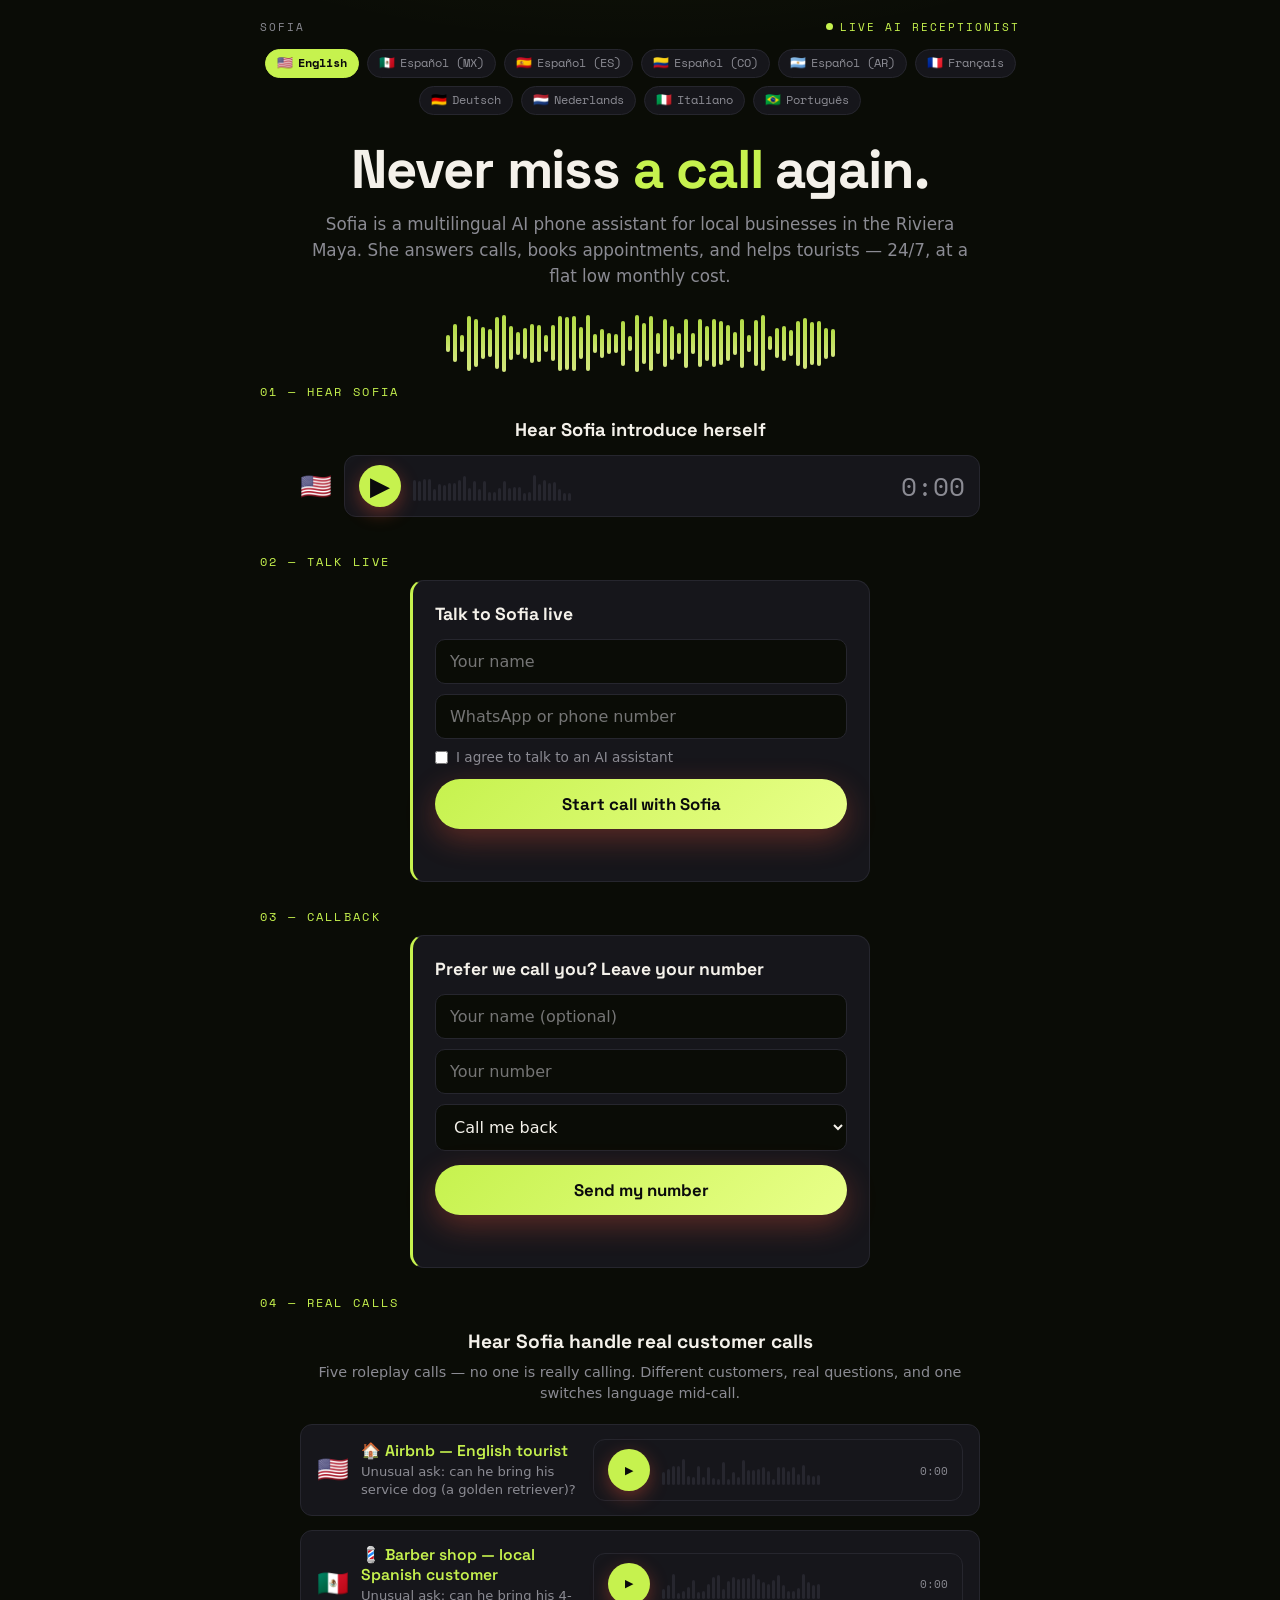
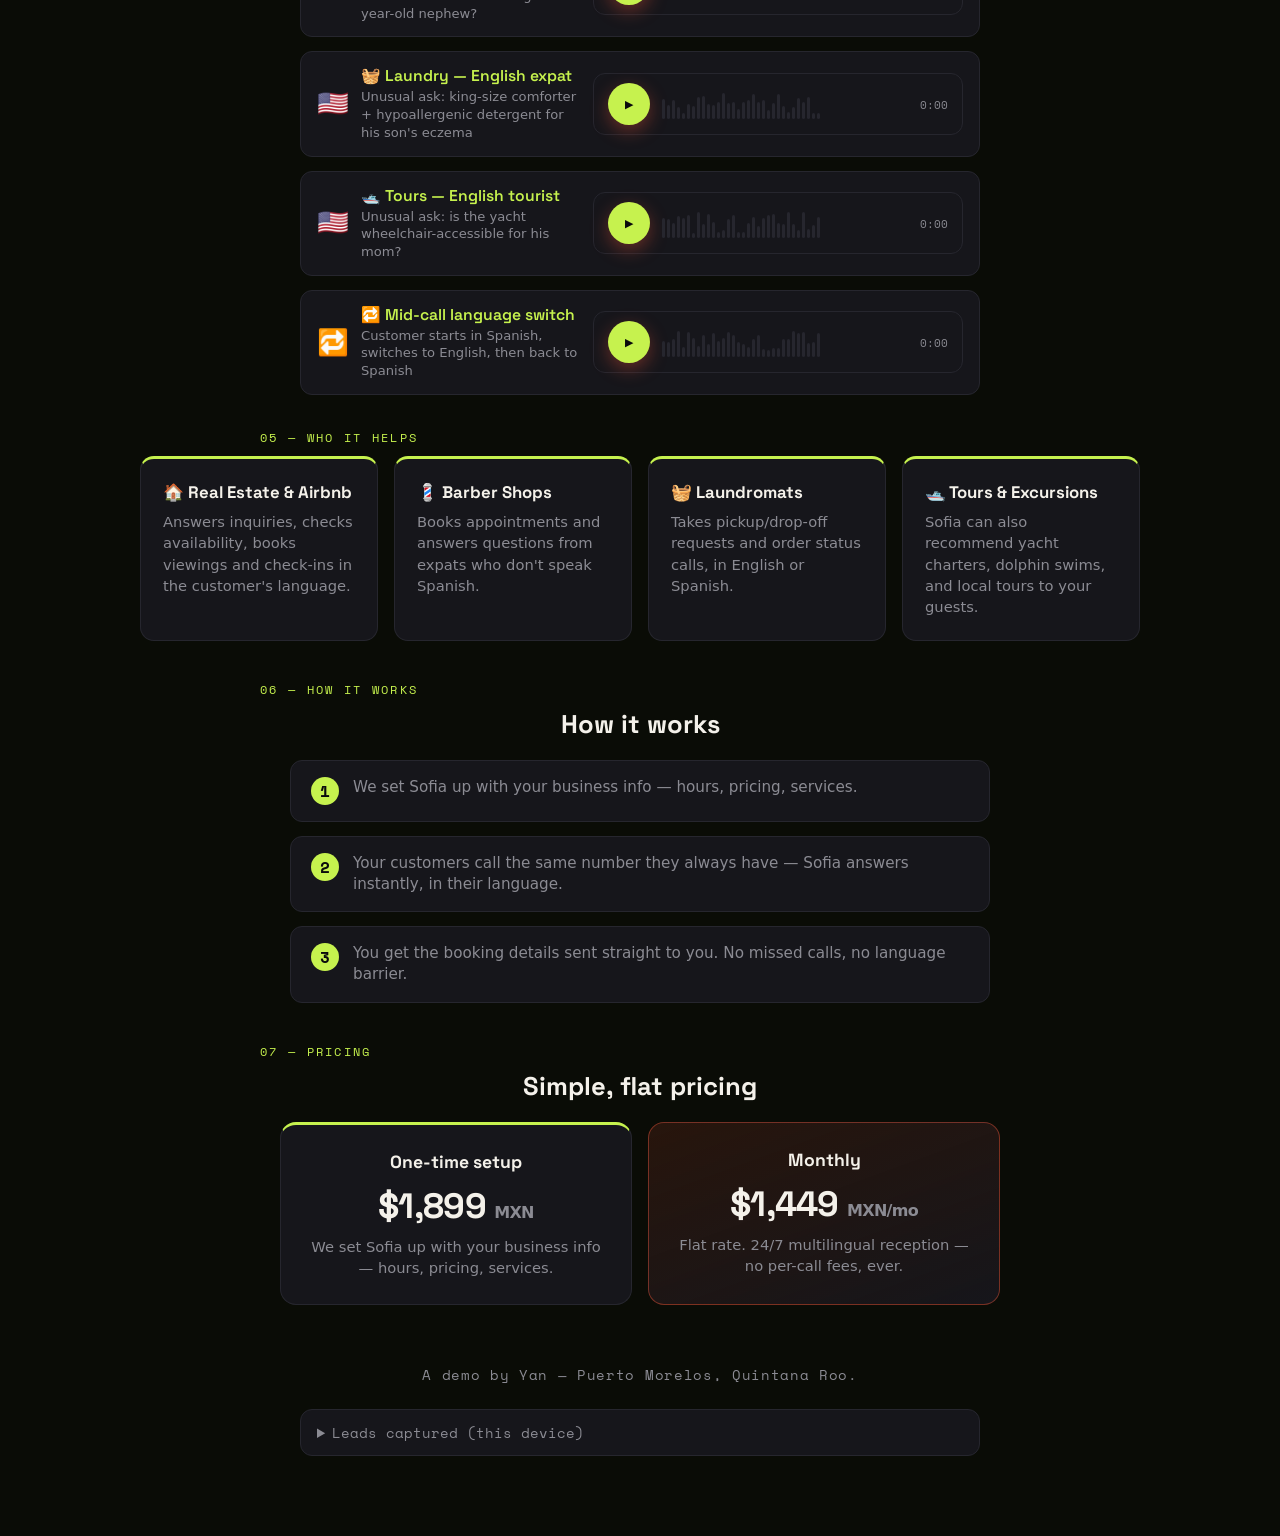
<file: lime.html>
<!DOCTYPE html>
<html lang="en">
<head>
<meta charset="UTF-8">
<meta name="viewport" content="width=device-width, initial-scale=1.0">
<title>Sofia — Multilingual AI Phone Assistant | Riviera Maya</title>
<link rel="stylesheet" href="./styles.css">
<link rel="preconnect" href="https://fonts.googleapis.com">
<link rel="preconnect" href="https://fonts.gstatic.com" crossorigin>
<link href="https://fonts.googleapis.com/css2?family=Space+Grotesk:wght@500;700&family=Space+Mono:wght@400;700&display=swap" rel="stylesheet">
  <link rel="stylesheet" href="./theme-lime.css">
</head>
<body>

  <div class="topbar"><span>Sofia</span><span class="live"><i></i>Live AI Receptionist</span></div>

  <div id="langRow" class="lang-row"></div>

  <header>
    <h1 data-i18n-html="h1">Never miss a call again.</h1>
    <p data-i18n="sub">Sofia is a multilingual AI phone assistant for local businesses in the Riviera Maya. She answers calls, books appointments, and helps tourists — 24/7, at a flat low monthly cost.</p>
    <div class="waveform" id="heroWave" aria-hidden="true"></div>
  </header>

  <div class="listen">
    <h3 data-i18n="listenH">Hear Sofia introduce herself</h3>
    <div class="audio-row">
      <span id="pitchFlag">🇲🇽</span>
      <audio id="pitchAudio" preload="none" src="./audio/pitch-es-MX.mp3"></audio>
    </div>
  </div>

  <section class="gate">
    <h3 data-i18n="gateH">Talk to Sofia live</h3>
    <form id="gateForm" class="gate-form" autocomplete="off">
      <input id="gateName" type="text" data-i18n-ph="gateNamePh" placeholder="Your name">
      <input id="gatePhone" type="tel" data-i18n-ph="gatePhonePh" placeholder="WhatsApp or phone number">
      <label class="consent"><input id="gateConsent" type="checkbox"> <span data-i18n="gateConsent">I agree to talk to an AI assistant</span></label>
      <button type="submit" class="talk-btn" id="gateBtn" data-i18n="gateBtn">Start call with Sofia</button>
    </form>
    <div class="status-line" id="statusLine"></div>
  </section>

  <section class="callback">
    <h3 data-i18n="callbackH">Prefer we call you? Leave your number</h3>
    <form id="cbForm" class="cb-form" autocomplete="off">
      <input id="cbName" type="text" data-i18n-ph="cbNamePh" placeholder="Your name (optional)">
      <input id="cbPhone" type="tel" data-i18n-ph="cbPhonePh" placeholder="Your number">
      <select id="cbIntent">
        <option value="call-back" data-i18n="cbOptBack">Call me back</option>
        <option value="boss" data-i18n="cbOptBoss">Speak to the boss</option>
        <option value="other" data-i18n="cbOptOther">Other</option>
      </select>
      <button type="submit" class="talk-btn" id="cbBtn" data-i18n="cbBtn">Send my number</button>
    </form>
    <div class="status-line" id="cbStatus"></div>
  </section>

  <section class="calls-demo">
    <h3 data-i18n="callsH">Hear Sofia handle real customer calls</h3>
    <p class="calls-note" data-i18n="callsNote">Five roleplay calls — no one is really calling. Different customers, real questions, and one switches language mid-call.</p>
    <div class="call-list">
      <div class="call-item">
        <span class="call-flag">🇺🇸</span>
        <div class="call-meta">
          <div class="call-title" data-i18n="call1t">🏠 Airbnb — English tourist</div>
          <div class="call-sub" data-i18n="call1s">Unusual ask: can he bring his service dog (a golden retriever)?</div>
        </div>
        <audio preload="none" src="./audio/call-airbnb.mp3"></audio>
      </div>
      <div class="call-item">
        <span class="call-flag">🇲🇽</span>
        <div class="call-meta">
          <div class="call-title" data-i18n="call2t">💈 Barber shop — local Spanish customer</div>
          <div class="call-sub" data-i18n="call2s">Unusual ask: can he bring his 4-year-old nephew?</div>
        </div>
        <audio preload="none" src="./audio/call-barber.mp3"></audio>
      </div>
      <div class="call-item">
        <span class="call-flag">🇺🇸</span>
        <div class="call-meta">
          <div class="call-title" data-i18n="call3t">🧺 Laundry — English expat</div>
          <div class="call-sub" data-i18n="call3s">Unusual ask: king-size comforter + hypoallergenic detergent for his son's eczema</div>
        </div>
        <audio preload="none" src="./audio/call-lavanderia.mp3"></audio>
      </div>
      <div class="call-item">
        <span class="call-flag">🇺🇸</span>
        <div class="call-meta">
          <div class="call-title" data-i18n="call4t">🛥️ Tours — English tourist</div>
          <div class="call-sub" data-i18n="call4s">Unusual ask: is the yacht wheelchair-accessible for his mom?</div>
        </div>
        <audio preload="none" src="./audio/call-tours.mp3"></audio>
      </div>
      <div class="call-item">
        <span class="call-flag">🔁</span>
        <div class="call-meta">
          <div class="call-title" data-i18n="call5t">🔁 Mid-call language switch</div>
          <div class="call-sub" data-i18n="call5s">Customer starts in Spanish, switches to English, then back to Spanish</div>
        </div>
        <audio preload="none" src="./audio/call-langswitch.mp3"></audio>
      </div>
    </div>
  </section>

  <div class="cards">
    <div class="card">
      <h3 data-i18n="card1t">🏠 Real Estate &amp; Airbnb</h3>
      <p data-i18n="card1d">Answers inquiries, checks availability, books viewings and check-ins in the customer's language.</p>
    </div>
    <div class="card">
      <h3 data-i18n="card2t">💈 Barber Shops</h3>
      <p data-i18n="card2d">Books appointments and answers questions from expats who don't speak Spanish.</p>
    </div>
    <div class="card">
      <h3 data-i18n="card3t">🧺 Laundromats</h3>
      <p data-i18n="card3d">Takes pickup/drop-off requests and order status calls, in English or Spanish.</p>
    </div>
    <div class="card">
      <h3 data-i18n="card4t">🛥️ Tours &amp; Excursions</h3>
      <p data-i18n="card4d">Sofia can also recommend yacht charters, dolphin swims, and local tours to your guests.</p>
    </div>
  </div>

  <div class="how-it-works">
    <h2 data-i18n="howH">How it works</h2>
    <div class="steps">
      <div class="step"><div class="num">1</div><p data-i18n="step1">We set Sofia up with your business info — hours, pricing, services.</p></div>
      <div class="step"><div class="num">2</div><p data-i18n="step2">Your customers call the same number they always have — Sofia answers instantly, in their language.</p></div>
      <div class="step"><div class="num">3</div><p data-i18n="step3">You get the booking details sent straight to you. No missed calls, no language barrier.</p></div>
    </div>
  </div>

  <div class="pricing">
    <h2 data-i18n="priceH">Simple, flat pricing</h2>
    <div class="price-row">
      <div class="price-card">
        <h3 data-i18n="setupT">One-time setup</h3>
        <div class="price">$1,899 <span>MXN</span></div>
        <p data-i18n="setupD">We set Sofia up with your business info — hours, pricing, services.</p>
      </div>
      <div class="price-card">
        <h3 data-i18n="monthT">Monthly</h3>
        <div class="price">$1,449 <span>MXN/mo</span></div>
        <p data-i18n="monthD">Flat rate. 24/7 multilingual reception — no per-call fees, ever.</p>
      </div>
    </div>
  </div>

  <footer data-i18n="footer">A demo by Yan — Puerto Morelos, Quintana Roo.</footer>

  <details class="leads">
    <summary data-i18n="leadsH">Leads captured (this device)</summary>
    <pre id="leadsList">(none yet)</pre>
  </details>

  <script src="./vapi-widget.js" defer></script>
  <script src="./translations.js"></script>
  <script src="./app.js"></script>
</body>
</html>
</file>
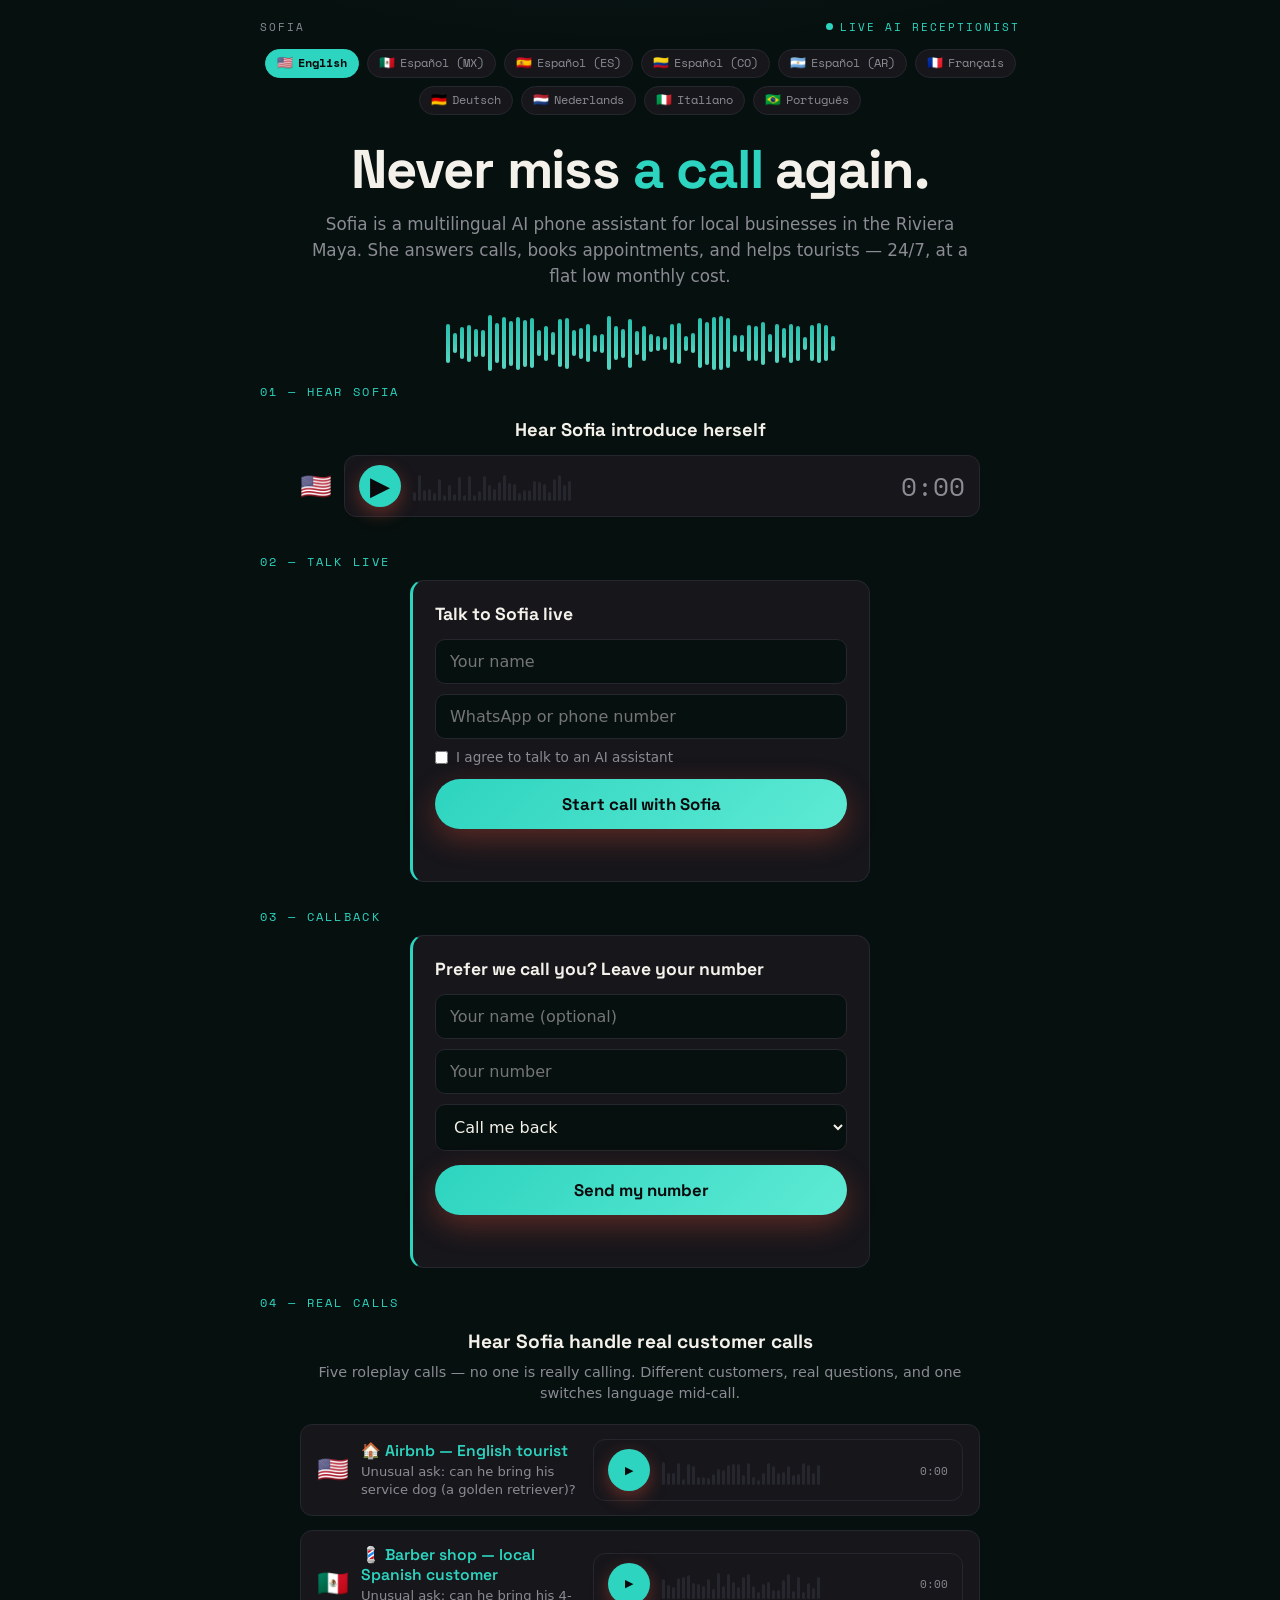
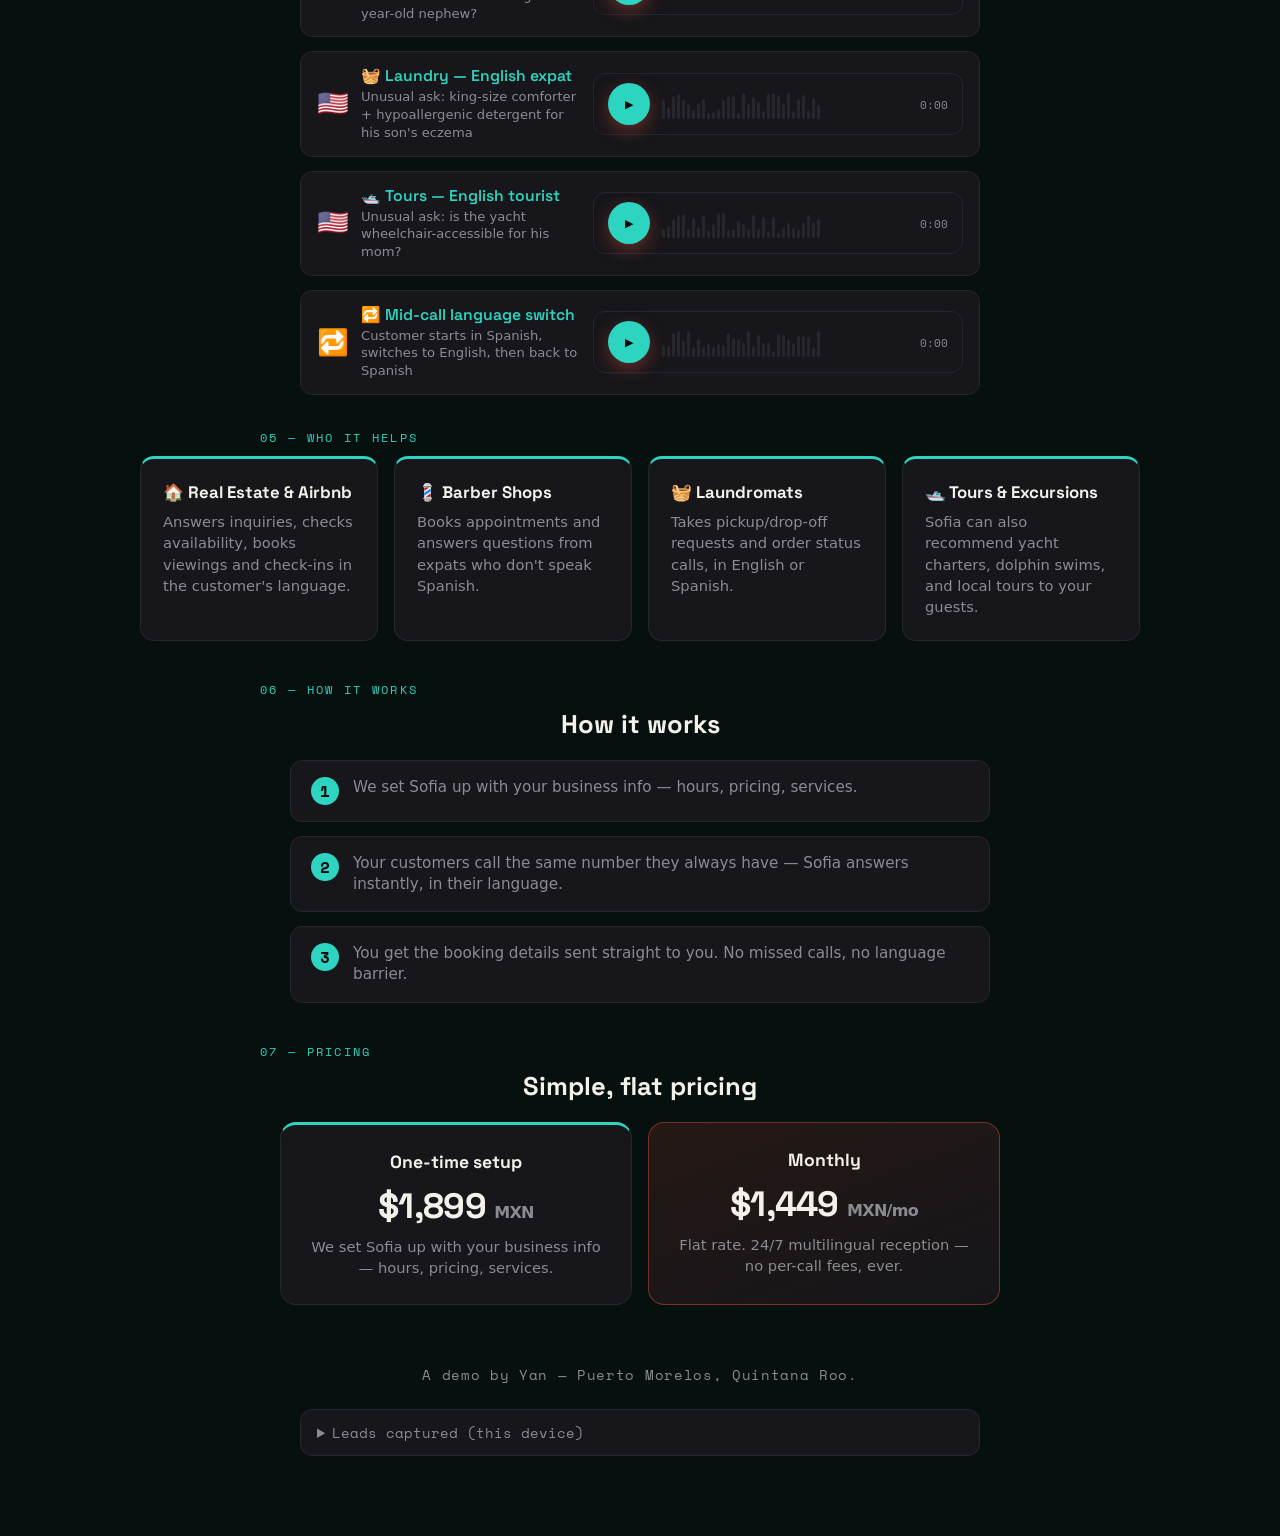
<file: teal.html>
<!DOCTYPE html>
<html lang="en">
<head>
<meta charset="UTF-8">
<meta name="viewport" content="width=device-width, initial-scale=1.0">
<title>Sofia — Multilingual AI Phone Assistant | Riviera Maya</title>
<link rel="stylesheet" href="./styles.css">
<link rel="preconnect" href="https://fonts.googleapis.com">
<link rel="preconnect" href="https://fonts.gstatic.com" crossorigin>
<link href="https://fonts.googleapis.com/css2?family=Space+Grotesk:wght@500;700&family=Space+Mono:wght@400;700&display=swap" rel="stylesheet">
  <link rel="stylesheet" href="./theme-teal.css">
</head>
<body>

  <div class="topbar"><span>Sofia</span><span class="live"><i></i>Live AI Receptionist</span></div>

  <div id="langRow" class="lang-row"></div>

  <header>
    <h1 data-i18n-html="h1">Never miss a call again.</h1>
    <p data-i18n="sub">Sofia is a multilingual AI phone assistant for local businesses in the Riviera Maya. She answers calls, books appointments, and helps tourists — 24/7, at a flat low monthly cost.</p>
    <div class="waveform" id="heroWave" aria-hidden="true"></div>
  </header>

  <div class="listen">
    <h3 data-i18n="listenH">Hear Sofia introduce herself</h3>
    <div class="audio-row">
      <span id="pitchFlag">🇲🇽</span>
      <audio id="pitchAudio" preload="none" src="./audio/pitch-es-MX.mp3"></audio>
    </div>
  </div>

  <section class="gate">
    <h3 data-i18n="gateH">Talk to Sofia live</h3>
    <form id="gateForm" class="gate-form" autocomplete="off">
      <input id="gateName" type="text" data-i18n-ph="gateNamePh" placeholder="Your name">
      <input id="gatePhone" type="tel" data-i18n-ph="gatePhonePh" placeholder="WhatsApp or phone number">
      <label class="consent"><input id="gateConsent" type="checkbox"> <span data-i18n="gateConsent">I agree to talk to an AI assistant</span></label>
      <button type="submit" class="talk-btn" id="gateBtn" data-i18n="gateBtn">Start call with Sofia</button>
    </form>
    <div class="status-line" id="statusLine"></div>
  </section>

  <section class="callback">
    <h3 data-i18n="callbackH">Prefer we call you? Leave your number</h3>
    <form id="cbForm" class="cb-form" autocomplete="off">
      <input id="cbName" type="text" data-i18n-ph="cbNamePh" placeholder="Your name (optional)">
      <input id="cbPhone" type="tel" data-i18n-ph="cbPhonePh" placeholder="Your number">
      <select id="cbIntent">
        <option value="call-back" data-i18n="cbOptBack">Call me back</option>
        <option value="boss" data-i18n="cbOptBoss">Speak to the boss</option>
        <option value="other" data-i18n="cbOptOther">Other</option>
      </select>
      <button type="submit" class="talk-btn" id="cbBtn" data-i18n="cbBtn">Send my number</button>
    </form>
    <div class="status-line" id="cbStatus"></div>
  </section>

  <section class="calls-demo">
    <h3 data-i18n="callsH">Hear Sofia handle real customer calls</h3>
    <p class="calls-note" data-i18n="callsNote">Five roleplay calls — no one is really calling. Different customers, real questions, and one switches language mid-call.</p>
    <div class="call-list">
      <div class="call-item">
        <span class="call-flag">🇺🇸</span>
        <div class="call-meta">
          <div class="call-title" data-i18n="call1t">🏠 Airbnb — English tourist</div>
          <div class="call-sub" data-i18n="call1s">Unusual ask: can he bring his service dog (a golden retriever)?</div>
        </div>
        <audio preload="none" src="./audio/call-airbnb.mp3"></audio>
      </div>
      <div class="call-item">
        <span class="call-flag">🇲🇽</span>
        <div class="call-meta">
          <div class="call-title" data-i18n="call2t">💈 Barber shop — local Spanish customer</div>
          <div class="call-sub" data-i18n="call2s">Unusual ask: can he bring his 4-year-old nephew?</div>
        </div>
        <audio preload="none" src="./audio/call-barber.mp3"></audio>
      </div>
      <div class="call-item">
        <span class="call-flag">🇺🇸</span>
        <div class="call-meta">
          <div class="call-title" data-i18n="call3t">🧺 Laundry — English expat</div>
          <div class="call-sub" data-i18n="call3s">Unusual ask: king-size comforter + hypoallergenic detergent for his son's eczema</div>
        </div>
        <audio preload="none" src="./audio/call-lavanderia.mp3"></audio>
      </div>
      <div class="call-item">
        <span class="call-flag">🇺🇸</span>
        <div class="call-meta">
          <div class="call-title" data-i18n="call4t">🛥️ Tours — English tourist</div>
          <div class="call-sub" data-i18n="call4s">Unusual ask: is the yacht wheelchair-accessible for his mom?</div>
        </div>
        <audio preload="none" src="./audio/call-tours.mp3"></audio>
      </div>
      <div class="call-item">
        <span class="call-flag">🔁</span>
        <div class="call-meta">
          <div class="call-title" data-i18n="call5t">🔁 Mid-call language switch</div>
          <div class="call-sub" data-i18n="call5s">Customer starts in Spanish, switches to English, then back to Spanish</div>
        </div>
        <audio preload="none" src="./audio/call-langswitch.mp3"></audio>
      </div>
    </div>
  </section>

  <div class="cards">
    <div class="card">
      <h3 data-i18n="card1t">🏠 Real Estate &amp; Airbnb</h3>
      <p data-i18n="card1d">Answers inquiries, checks availability, books viewings and check-ins in the customer's language.</p>
    </div>
    <div class="card">
      <h3 data-i18n="card2t">💈 Barber Shops</h3>
      <p data-i18n="card2d">Books appointments and answers questions from expats who don't speak Spanish.</p>
    </div>
    <div class="card">
      <h3 data-i18n="card3t">🧺 Laundromats</h3>
      <p data-i18n="card3d">Takes pickup/drop-off requests and order status calls, in English or Spanish.</p>
    </div>
    <div class="card">
      <h3 data-i18n="card4t">🛥️ Tours &amp; Excursions</h3>
      <p data-i18n="card4d">Sofia can also recommend yacht charters, dolphin swims, and local tours to your guests.</p>
    </div>
  </div>

  <div class="how-it-works">
    <h2 data-i18n="howH">How it works</h2>
    <div class="steps">
      <div class="step"><div class="num">1</div><p data-i18n="step1">We set Sofia up with your business info — hours, pricing, services.</p></div>
      <div class="step"><div class="num">2</div><p data-i18n="step2">Your customers call the same number they always have — Sofia answers instantly, in their language.</p></div>
      <div class="step"><div class="num">3</div><p data-i18n="step3">You get the booking details sent straight to you. No missed calls, no language barrier.</p></div>
    </div>
  </div>

  <div class="pricing">
    <h2 data-i18n="priceH">Simple, flat pricing</h2>
    <div class="price-row">
      <div class="price-card">
        <h3 data-i18n="setupT">One-time setup</h3>
        <div class="price">$1,899 <span>MXN</span></div>
        <p data-i18n="setupD">We set Sofia up with your business info — hours, pricing, services.</p>
      </div>
      <div class="price-card">
        <h3 data-i18n="monthT">Monthly</h3>
        <div class="price">$1,449 <span>MXN/mo</span></div>
        <p data-i18n="monthD">Flat rate. 24/7 multilingual reception — no per-call fees, ever.</p>
      </div>
    </div>
  </div>

  <footer data-i18n="footer">A demo by Yan — Puerto Morelos, Quintana Roo.</footer>

  <details class="leads">
    <summary data-i18n="leadsH">Leads captured (this device)</summary>
    <pre id="leadsList">(none yet)</pre>
  </details>

  <script src="./vapi-widget.js" defer></script>
  <script src="./translations.js"></script>
  <script src="./app.js"></script>
</body>
</html>
</file>
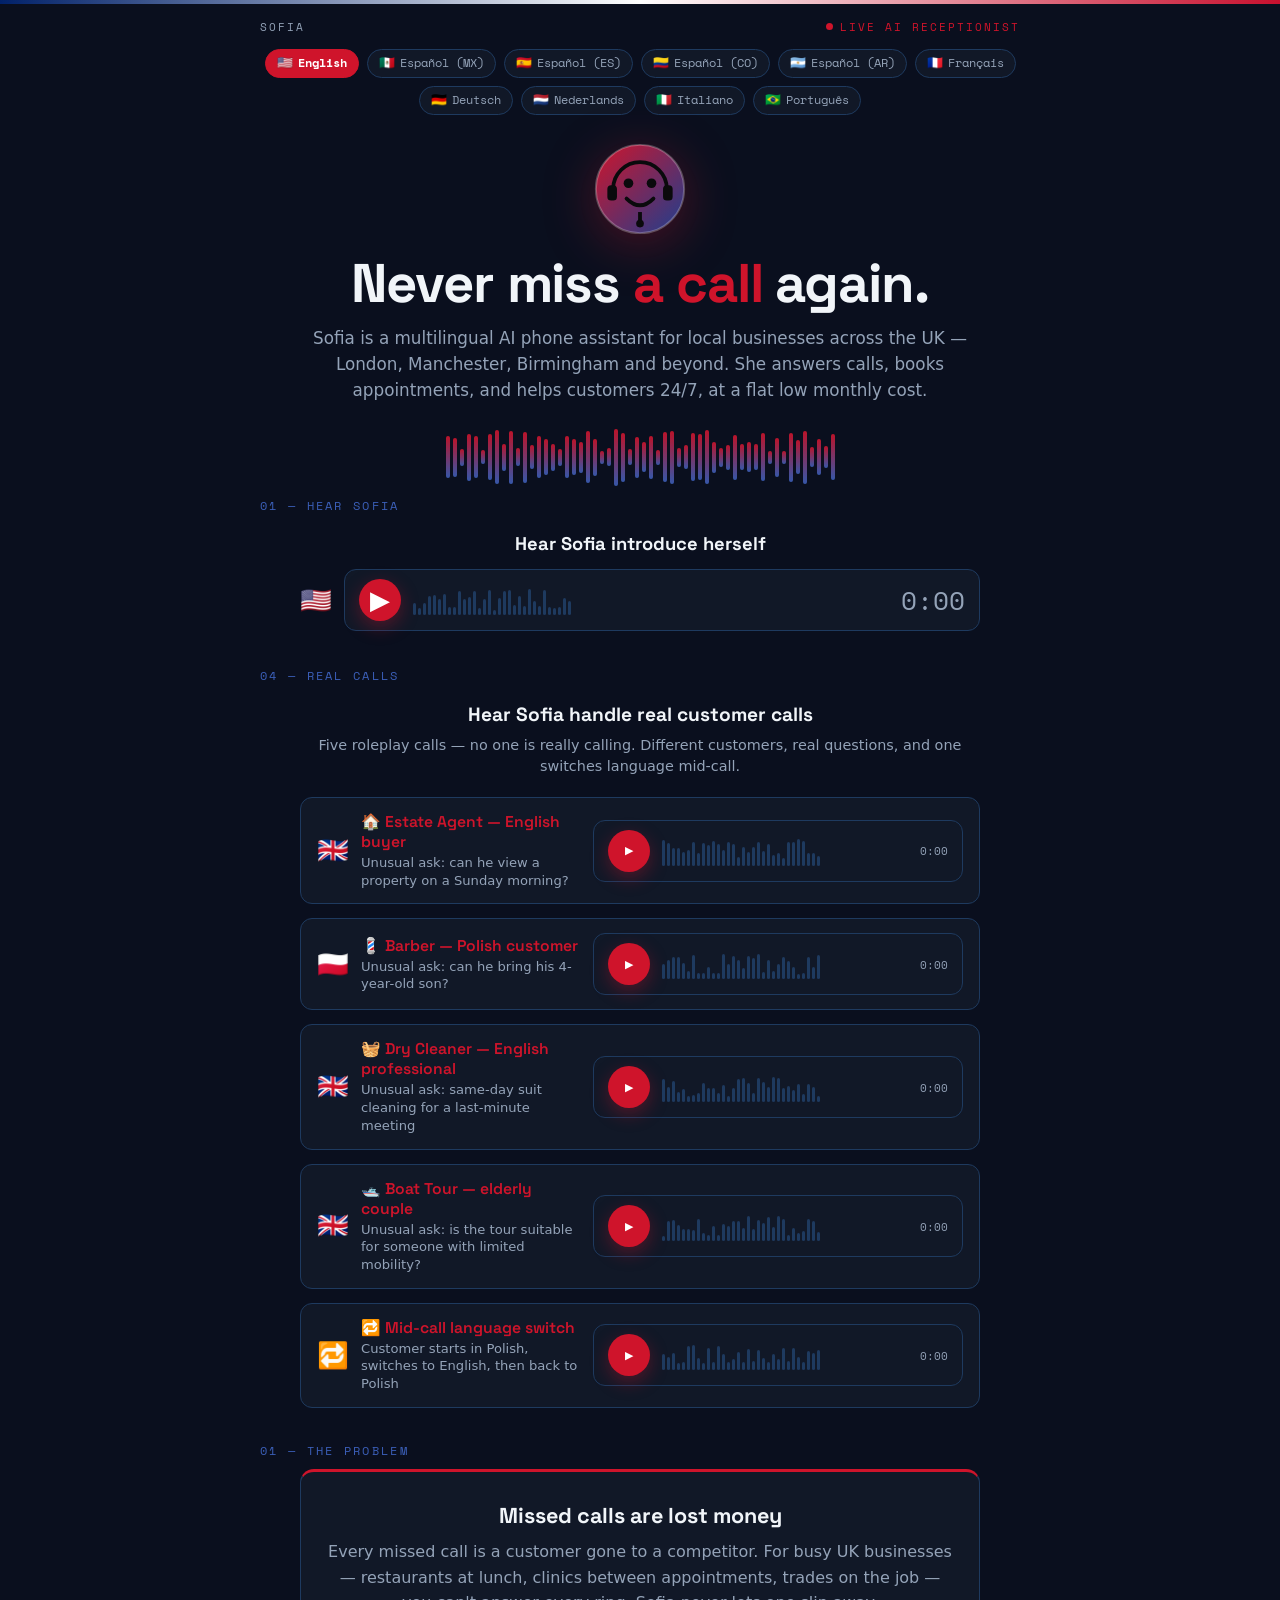
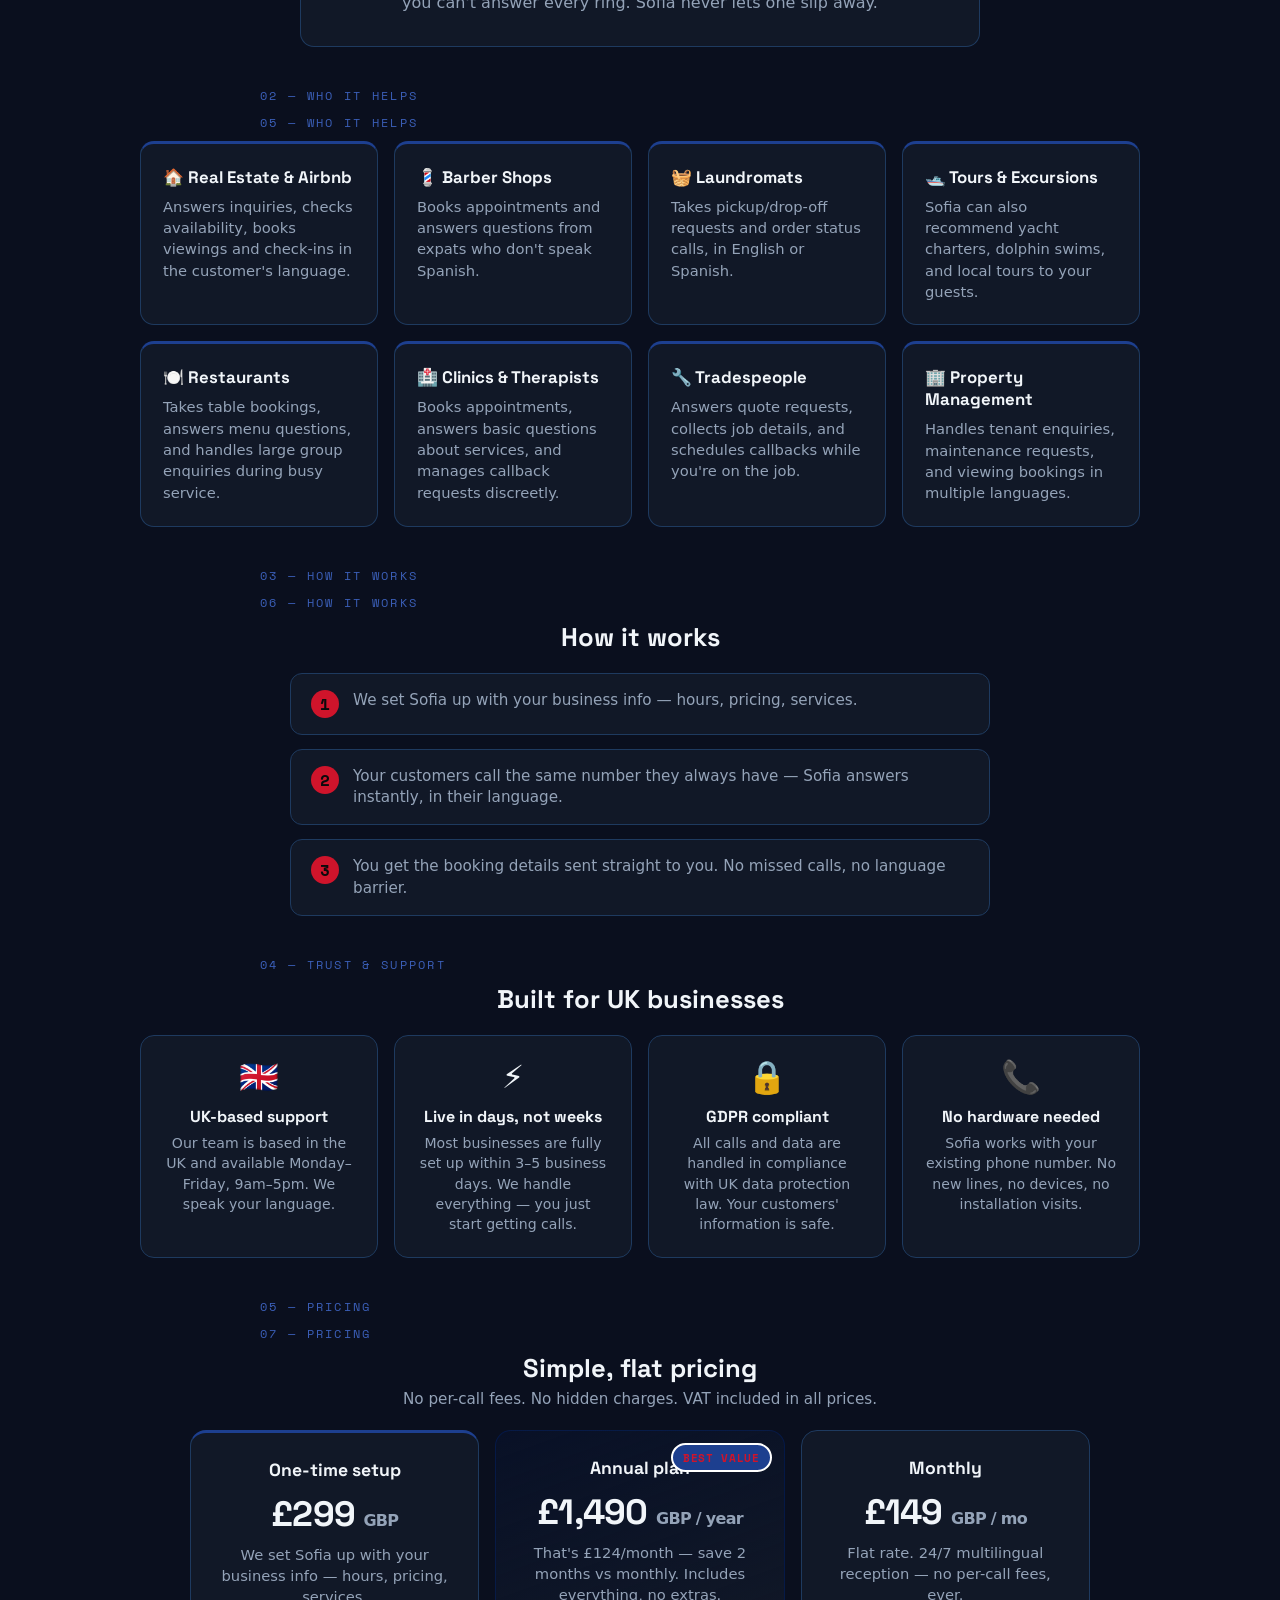
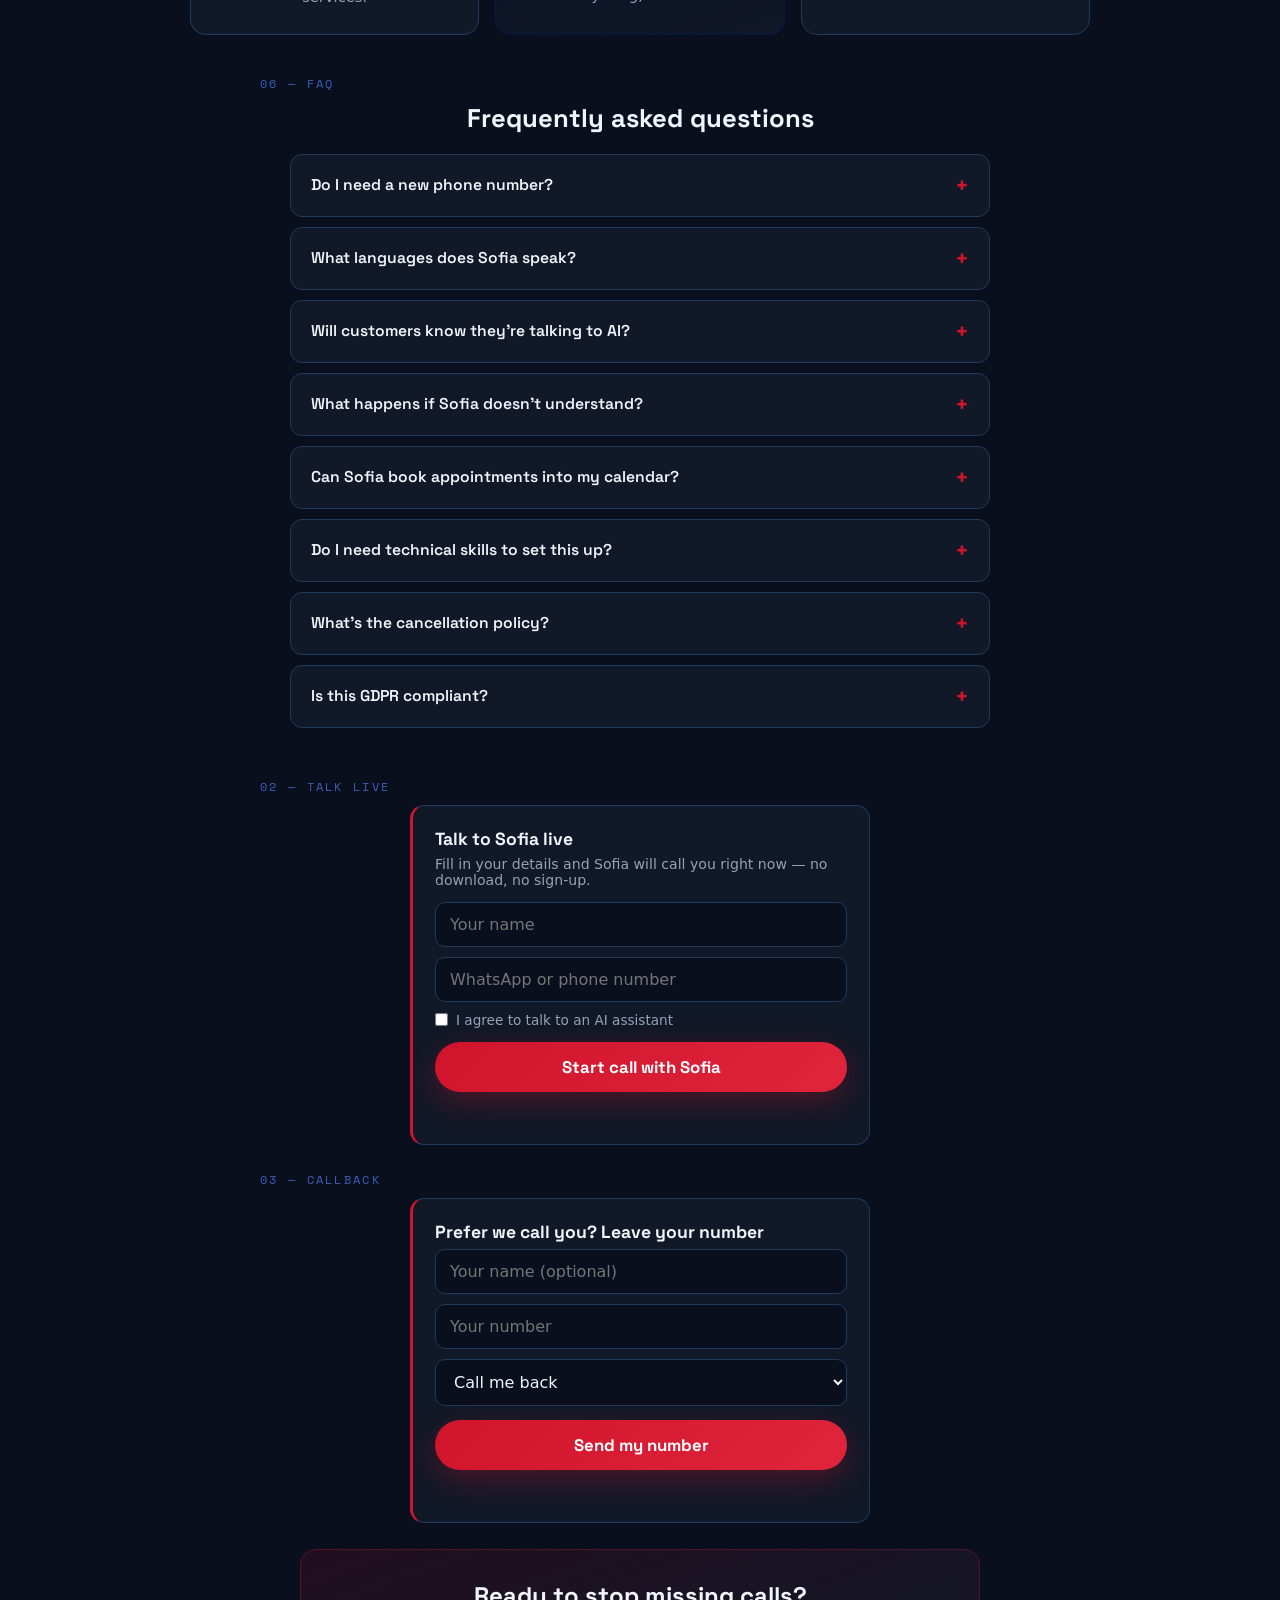
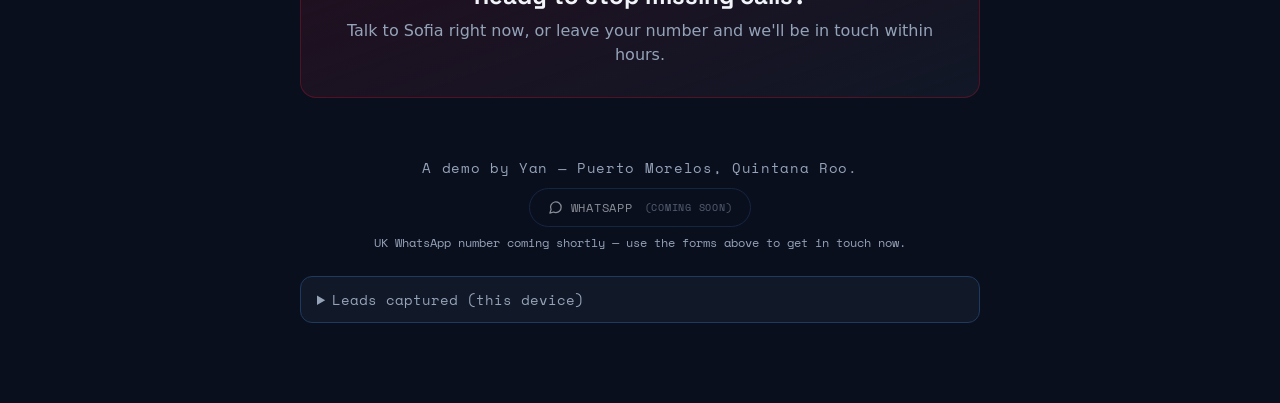
<file: uk-redesigned.html>
<!DOCTYPE html>
<html lang="en">
<head>
<meta charset="UTF-8">
<meta name="viewport" content="width=device-width, initial-scale=1.0">
<meta name="description" content="Sofia is a multilingual AI phone assistant for UK businesses — London, Manchester, Birmingham, and beyond. She answers calls, books appointments, and helps customers 24/7, at a flat low monthly cost.">
<meta property="og:title" content="Sofia AI — Never Miss a Call Again">
<meta property="og:description" content="Multilingual AI phone assistant for UK businesses. 24/7 call answering, appointment booking, and customer support — flat monthly pricing from £149.">
<meta property="og:type" content="website">
<title>Sofia — Multilingual AI Phone Assistant | UK</title>
<link rel="stylesheet" href="./uk-redesigned.css">
<link rel="preconnect" href="https://fonts.googleapis.com">
<link rel="preconnect" href="https://fonts.gstatic.com" crossorigin>
<link href="https://fonts.googleapis.com/css2?family=Space+Grotesk:wght@500;700&family=Space+Mono:wght@400;700&display=swap" rel="stylesheet">
<link rel="stylesheet" href="./uk.css">
</head>
<body>

  <div class="tri-edge" aria-hidden="true"></div>
  <div class="topbar"><span>Sofia</span><span class="live"><i></i>Live AI Receptionist</span></div>

  <div id="langRow" class="lang-row"></div>

  <header>
    <div class="sofia-face" aria-hidden="true"><svg class="sf" viewBox="0 0 100 100" width="96" height="96" role="img" aria-label="Sofia"><defs><linearGradient id="sg" x1="0" y1="0" x2="1" y2="1"><stop offset="0" stop-color="#cf142b"/><stop offset="1" stop-color="#1d3f8f"/></linearGradient></defs><circle cx="50" cy="50" r="46" fill="url(#sg)"/><circle cx="50" cy="50" r="46" fill="none" stroke="rgba(255,255,255,.25)" stroke-width="2"/><circle cx="38" cy="44" r="5" fill="#0a0a0c"/><circle cx="62" cy="44" r="5" fill="#0a0a0c"/><path d="M36 60 Q50 74 64 60" stroke="#0a0a0c" stroke-width="4" fill="none" stroke-linecap="round"/><path d="M22 50 a28 28 0 0 1 56 0" stroke="#0a0a0c" stroke-width="4" fill="none"/><rect x="16" y="46" width="10" height="16" rx="4" fill="#0a0a0c"/><rect x="74" y="46" width="10" height="16" rx="4" fill="#0a0a0c"/><line x1="50" y1="74" x2="50" y2="84" stroke="#0a0a0c" stroke-width="4"/><circle cx="50" cy="86" r="4" fill="#0a0a0c"/></svg></div>
    <h1 data-i18n-html="h1">Never miss <span>a call</span> again.</h1>
    <p data-i18n="sub">Sofia is a multilingual AI phone assistant for local businesses across the UK — London, Manchester, Birmingham and beyond. She answers calls, books appointments, and helps customers 24/7, at a flat low monthly cost.</p>
    <div class="waveform" id="heroWave" aria-hidden="true"></div>
  </header>

  <div class="listen">
    <h3 data-i18n="listenH">Hear Sofia introduce herself</h3>
    <div class="audio-row">
      <span id="pitchFlag">🇬🇧</span>
      <audio id="pitchAudio" preload="none" src="./audio-uk/pitch-en-GB.mp3"></audio>
    </div>
  </div>

  <section class="calls-demo">
    <h3 data-i18n="callsH">Hear Sofia handle real customer calls</h3>
    <p class="calls-note" data-i18n="callsNote">Five roleplay calls — no one is really calling. Different customers, real questions, and one switches language mid-call.</p>
    <div class="call-list">
      <div class="call-item">
        <span class="call-flag">🇬🇧</span>
        <div class="call-meta">
          <div class="call-title" data-i18n="call1t">🏠 Estate Agent — English buyer</div>
          <div class="call-sub" data-i18n="call1s">Unusual ask: can he view a property on a Sunday morning?</div>
        </div>
        <audio preload="none" src="./audio-uk/call-estate.mp3"></audio>
      </div>
      <div class="call-item">
        <span class="call-flag">🇵🇱</span>
        <div class="call-meta">
          <div class="call-title" data-i18n="call2t">💈 Barber — Polish customer</div>
          <div class="call-sub" data-i18n="call2s">Unusual ask: can he bring his 4-year-old son?</div>
        </div>
        <audio preload="none" src="./audio-uk/call-barber.mp3"></audio>
      </div>
      <div class="call-item">
        <span class="call-flag">🇬🇧</span>
        <div class="call-meta">
          <div class="call-title" data-i18n="call3t">🧺 Dry Cleaner — English professional</div>
          <div class="call-sub" data-i18n="call3s">Unusual ask: same-day suit cleaning for a last-minute meeting</div>
        </div>
        <audio preload="none" src="./audio-uk/call-dryclean.mp3"></audio>
      </div>
      <div class="call-item">
        <span class="call-flag">🇬🇧</span>
        <div class="call-meta">
          <div class="call-title" data-i18n="call4t">🛥️ Boat Tour — elderly couple</div>
          <div class="call-sub" data-i18n="call4s">Unusual ask: is the tour suitable for someone with limited mobility?</div>
        </div>
        <audio preload="none" src="./audio-uk/call-tours.mp3"></audio>
      </div>
      <div class="call-item">
        <span class="call-flag">🔁</span>
        <div class="call-meta">
          <div class="call-title" data-i18n="call5t">🔁 Mid-call language switch</div>
          <div class="call-sub" data-i18n="call5s">Customer starts in Polish, switches to English, then back to Polish</div>
        </div>
        <audio preload="none" src="./audio-uk/call-langswitch.mp3"></audio>
      </div>
    </div>
  </section>

  <div class="kicker">01 — The problem</div>
  <div class="problem">
    <h2 data-i18n="probH">Missed calls are lost money</h2>
    <p data-i18n="probD">Every missed call is a customer gone to a competitor. For busy UK businesses — restaurants at lunch, clinics between appointments, trades on the job — you can't answer every ring. Sofia never lets one slip away.</p>
  </div>

  <div class="kicker">02 — Who it helps</div>
  <div class="cards">
    <div class="card">
      <h3 data-i18n="card1t">🏠 Estate Agents</h3>
      <p data-i18n="card1d">Answers viewing enquiries, checks availability, and books appointments in the caller's language.</p>
    </div>
    <div class="card">
      <h3 data-i18n="card2t">💈 Barbers & Salons</h3>
      <p data-i18n="card2d">Books appointments and answers questions from customers who don't speak English.</p>
    </div>
    <div class="card">
      <h3 data-i18n="card3t">🧺 Dry Cleaners</h3>
      <p data-i18n="card3d">Takes order enquiries and collection requests in English, Polish, Arabic, and more.</p>
    </div>
    <div class="card">
      <h3 data-i18n="card4t">🛥️ Boat Tours & Experiences</h3>
      <p data-i18n="card4d">Sofia can recommend tours, check availability, and answer accessibility questions for your guests.</p>
    </div>
    <div class="card">
      <h3 data-i18n="card5t">🍽️ Restaurants</h3>
      <p data-i18n="card5d">Takes table bookings, answers menu questions, and handles large group enquiries during busy service.</p>
    </div>
    <div class="card">
      <h3 data-i18n="card6t">🏥 Clinics & Therapists</h3>
      <p data-i18n="card6d">Books appointments, answers basic questions about services, and manages callback requests discreetly.</p>
    </div>
    <div class="card">
      <h3 data-i18n="card7t">🔧 Tradespeople</h3>
      <p data-i18n="card7d">Answers quote requests, collects job details, and schedules callbacks while you're on the job.</p>
    </div>
    <div class="card">
      <h3 data-i18n="card8t">🏢 Property Management</h3>
      <p data-i18n="card8d">Handles tenant enquiries, maintenance requests, and viewing bookings in multiple languages.</p>
    </div>
  </div>

  <div class="kicker">03 — How it works</div>
  <div class="how-it-works">
    <h2 data-i18n="howH">How it works</h2>
    <div class="steps">
      <div class="step"><div class="num">1</div><p data-i18n="step1">We set Sofia up with your business info — hours, pricing, services, and any FAQs specific to you.</p></div>
      <div class="step"><div class="num">2</div><p data-i18n="step2">Your customers call the same number they always have — Sofia answers instantly, in their language, 24/7.</p></div>
      <div class="step"><div class="num">3</div><p data-i18n="step3">You get the booking details or message sent straight to you. No missed calls, no language barrier, no extra staff.</p></div>
    </div>
  </div>

  <div class="kicker">04 — Trust & support</div>
  <div class="trust">
    <h2 data-i18n="trustH">Built for UK businesses</h2>
    <div class="trust-grid">
      <div class="trust-item">
        <div class="trust-icon">🇬🇧</div>
        <h4 data-i18n="trust1T">UK-based support</h4>
        <p data-i18n="trust1D">Our team is based in the UK and available Monday–Friday, 9am–5pm. We speak your language.</p>
      </div>
      <div class="trust-item">
        <div class="trust-icon">⚡</div>
        <h4 data-i18n="trust2T">Live in days, not weeks</h4>
        <p data-i18n="trust2D">Most businesses are fully set up within 3–5 business days. We handle everything — you just start getting calls.</p>
      </div>
      <div class="trust-item">
        <div class="trust-icon">🔒</div>
        <h4 data-i18n="trust3T">GDPR compliant</h4>
        <p data-i18n="trust3D">All calls and data are handled in compliance with UK data protection law. Your customers' information is safe.</p>
      </div>
      <div class="trust-item">
        <div class="trust-icon">📞</div>
        <h4 data-i18n="trust4T">No hardware needed</h4>
        <p data-i18n="trust4D">Sofia works with your existing phone number. No new lines, no devices, no installation visits.</p>
      </div>
    </div>
  </div>

  <div class="kicker">05 — Pricing</div>
  <div class="pricing">
    <h2 data-i18n="priceH">Simple, flat pricing</h2>
    <p class="pricing-note" data-i18n="priceNote">No per-call fees. No hidden charges. VAT included in all prices.</p>
    <div class="price-row">
      <div class="price-card">
        <h3 data-i18n="setupT">One-time setup</h3>
        <div class="price">£299 <span>GBP</span></div>
        <p data-i18n="setupD">We train Sofia on your business — hours, pricing, services, FAQs. One-off payment.</p>
      </div>
      <div class="price-card featured">
        <div class="badge" data-i18n="bestValue">Best value</div>
        <h3 data-i18n="yearT">Annual plan</h3>
        <div class="price">£1,490 <span>GBP / year</span></div>
        <p data-i18n="yearD">That's £124/month — save 2 months vs monthly. Includes everything, no extras.</p>
      </div>
      <div class="price-card">
        <h3 data-i18n="monthT">Monthly</h3>
        <div class="price">£149 <span>GBP / mo</span></div>
        <p data-i18n="monthD">Flat rate. 24/7 multilingual reception — cancel anytime, no lock-in.</p>
      </div>
    </div>
  </div>

  <div class="kicker">06 — FAQ</div>
  <div class="faq">
    <h2 data-i18n="faqH">Frequently asked questions</h2>
    <details class="faq-item">
      <summary data-i18n="faq1Q">Do I need a new phone number?</summary>
      <p data-i18n="faq1A">No. Sofia works with your existing business number. We redirect calls to her behind the scenes — your customers dial the same number they always have.</p>
    </details>
    <details class="faq-item">
      <summary data-i18n="faq2Q">What languages does Sofia speak?</summary>
      <p data-i18n="faq2A">Sofia speaks English, Spanish, French, German, Dutch, Italian, Portuguese, and more. She detects the caller's language automatically and responds in it.</p>
    </details>
    <details class="faq-item">
      <summary data-i18n="faq3Q">Will customers know they're talking to AI?</summary>
      <p data-i18n="faq3A">Sofia is clear that she's an AI assistant. Most callers are happy with fast, accurate answers — and if they ask for a human, she can take a message or transfer the call.</p>
    </details>
    <details class="faq-item">
      <summary data-i18n="faq4Q">What happens if Sofia doesn't understand?</summary>
      <p data-i18n="faq4A">She'll ask the caller to repeat or rephrase. If she still can't help, she takes a detailed message and sends it to you instantly — you never miss the lead.</p>
    </details>
    <details class="faq-item">
      <summary data-i18n="faq5Q">Can Sofia book appointments into my calendar?</summary>
      <p data-i18n="faq5A">Yes — we can connect Sofia to Google Calendar, Outlook, or most booking systems. Appointments appear in real time.</p>
    </details>
    <details class="faq-item">
      <summary data-i18n="faq6Q">Do I need technical skills to set this up?</summary>
      <p data-i18n="faq6A">Not at all. We handle the entire setup. You just tell us your hours, services, and any specific questions you get asked. We do the rest.</p>
    </details>
    <details class="faq-item">
      <summary data-i18n="faq7Q">What's the cancellation policy?</summary>
      <p data-i18n="faq7A">Monthly plans can be cancelled anytime with 30 days' notice. Annual plans are non-refundable but can be cancelled before renewal.</p>
    </details>
    <details class="faq-item">
      <summary data-i18n="faq8Q">Is this GDPR compliant?</summary>
      <p data-i18n="faq8A">Yes. All call data is stored securely in the UK. We only collect what's necessary to handle the call and pass leads to you. You can request full deletion at any time.</p>
    </details>
  </div>

  <section class="gate">
    <h3 data-i18n="gateH">Talk to Sofia live</h3>
    <p class="gate-sub" data-i18n="gateSub">Fill in your details and Sofia will call you right now — no download, no sign-up.</p>
    <form id="gateForm" class="gate-form" autocomplete="off">
      <input id="gateName" type="text" data-i18n-ph="gateNamePh" placeholder="Your name">
      <input id="gatePhone" type="tel" data-i18n-ph="gatePhonePh" placeholder="WhatsApp or phone number">
      <label class="consent"><input id="gateConsent" type="checkbox"> <span data-i18n="gateConsent">I agree to talk to an AI assistant</span></label>
      <button type="submit" class="talk-btn" id="gateBtn" data-i18n="gateBtn">Start call with Sofia</button>
    </form>
    <div class="status-line" id="statusLine"></div>
  </section>

  <section class="callback">
    <h3 data-i18n="callbackH">Prefer we call you? Leave your number</h3>
    <form id="cbForm" class="cb-form" autocomplete="off">
      <input id="cbName" type="text" data-i18n-ph="cbNamePh" placeholder="Your name (optional)">
      <input id="cbPhone" type="tel" data-i18n-ph="cbPhonePh" placeholder="Your number">
      <select id="cbIntent">
        <option value="call-back" data-i18n="cbOptBack">Call me back</option>
        <option value="boss" data-i18n="cbOptBoss">Speak to the boss</option>
        <option value="other" data-i18n="cbOptOther">Other</option>
      </select>
      <button type="submit" class="talk-btn" id="cbBtn" data-i18n="cbBtn">Send my number</button>
    </form>
    <div class="status-line" id="cbStatus"></div>
  </section>

  <div class="cta-strip">
    <h2 data-i18n="ctaH">Ready to stop missing calls?</h2>
    <p data-i18n="ctaD">Talk to Sofia right now, or leave your number and we'll be in touch within hours.</p>
  </div>

  <footer data-i18n="footer">A demo by Yan — Puerto Morelos, Quintana Roo.</footer>
  <div class="biz-contact">
    <button class="wa-btn" id="waBtn" type="button" aria-disabled="true" title="WhatsApp coming soon">
      <svg width="15" height="15" viewBox="0 0 24 24" fill="none" stroke="currentColor" stroke-width="2" stroke-linecap="round" stroke-linejoin="round"><path d="M21 11.5a8.38 8.38 0 0 1-8.5 8.5 8.5 8.5 0 0 1-3.7-.8L3 21l1.9-5.7A8.5 8.5 0 1 1 21 11.5z"/></svg>
      WhatsApp <span class="wa-soon">(coming soon)</span>
    </button>
    <p class="wa-note" data-i18n="waNote">UK WhatsApp number coming shortly — use the forms above to get in touch now.</p>
  </div>

  <details class="leads">
    <summary data-i18n="leadsH">Leads captured (this device)</summary>
    <pre id="leadsList">(none yet)</pre>
  </details>

  <script src="./vapi-widget.js" defer></script>
  <script src="./translations.js"></script>
  <script src="./translations-uk-patch.js"></script>
  <script src="./config.js"></script>
  <script src="./app.js"></script>
</body>
</html>
</file>
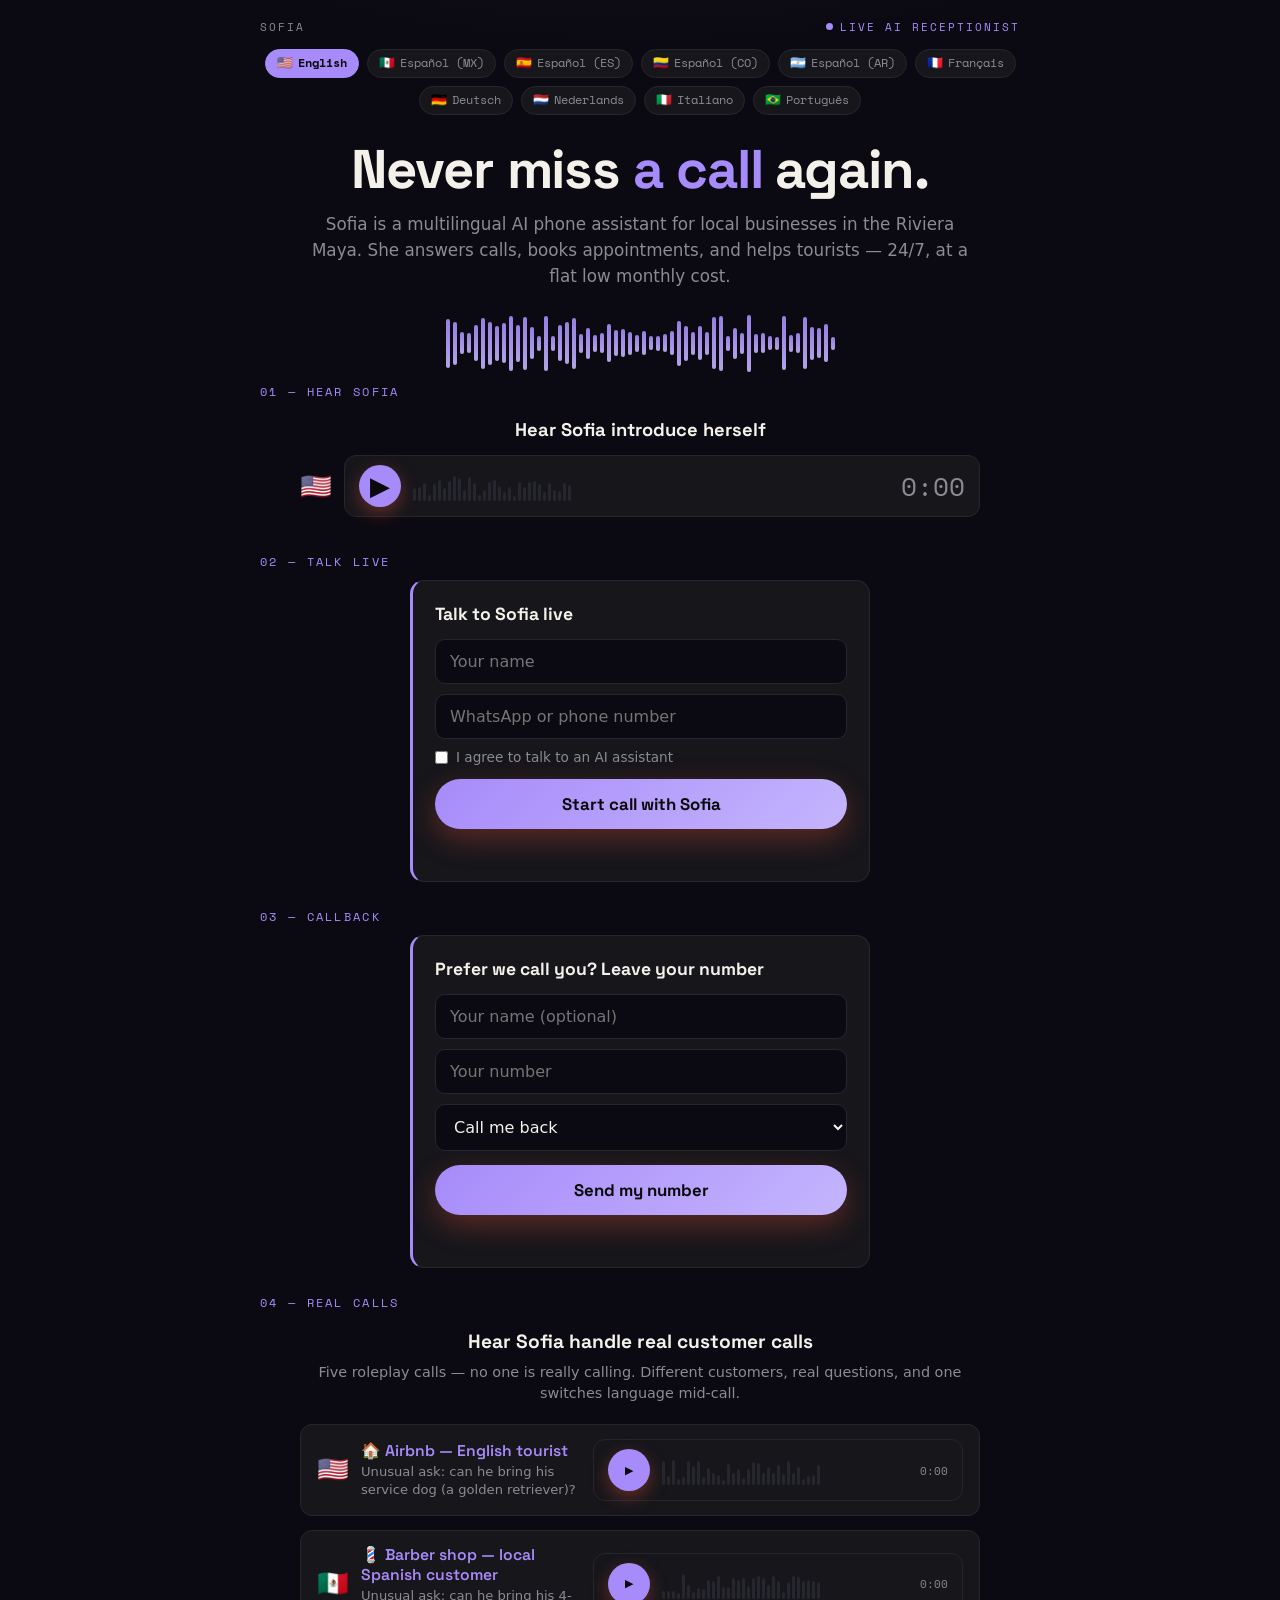
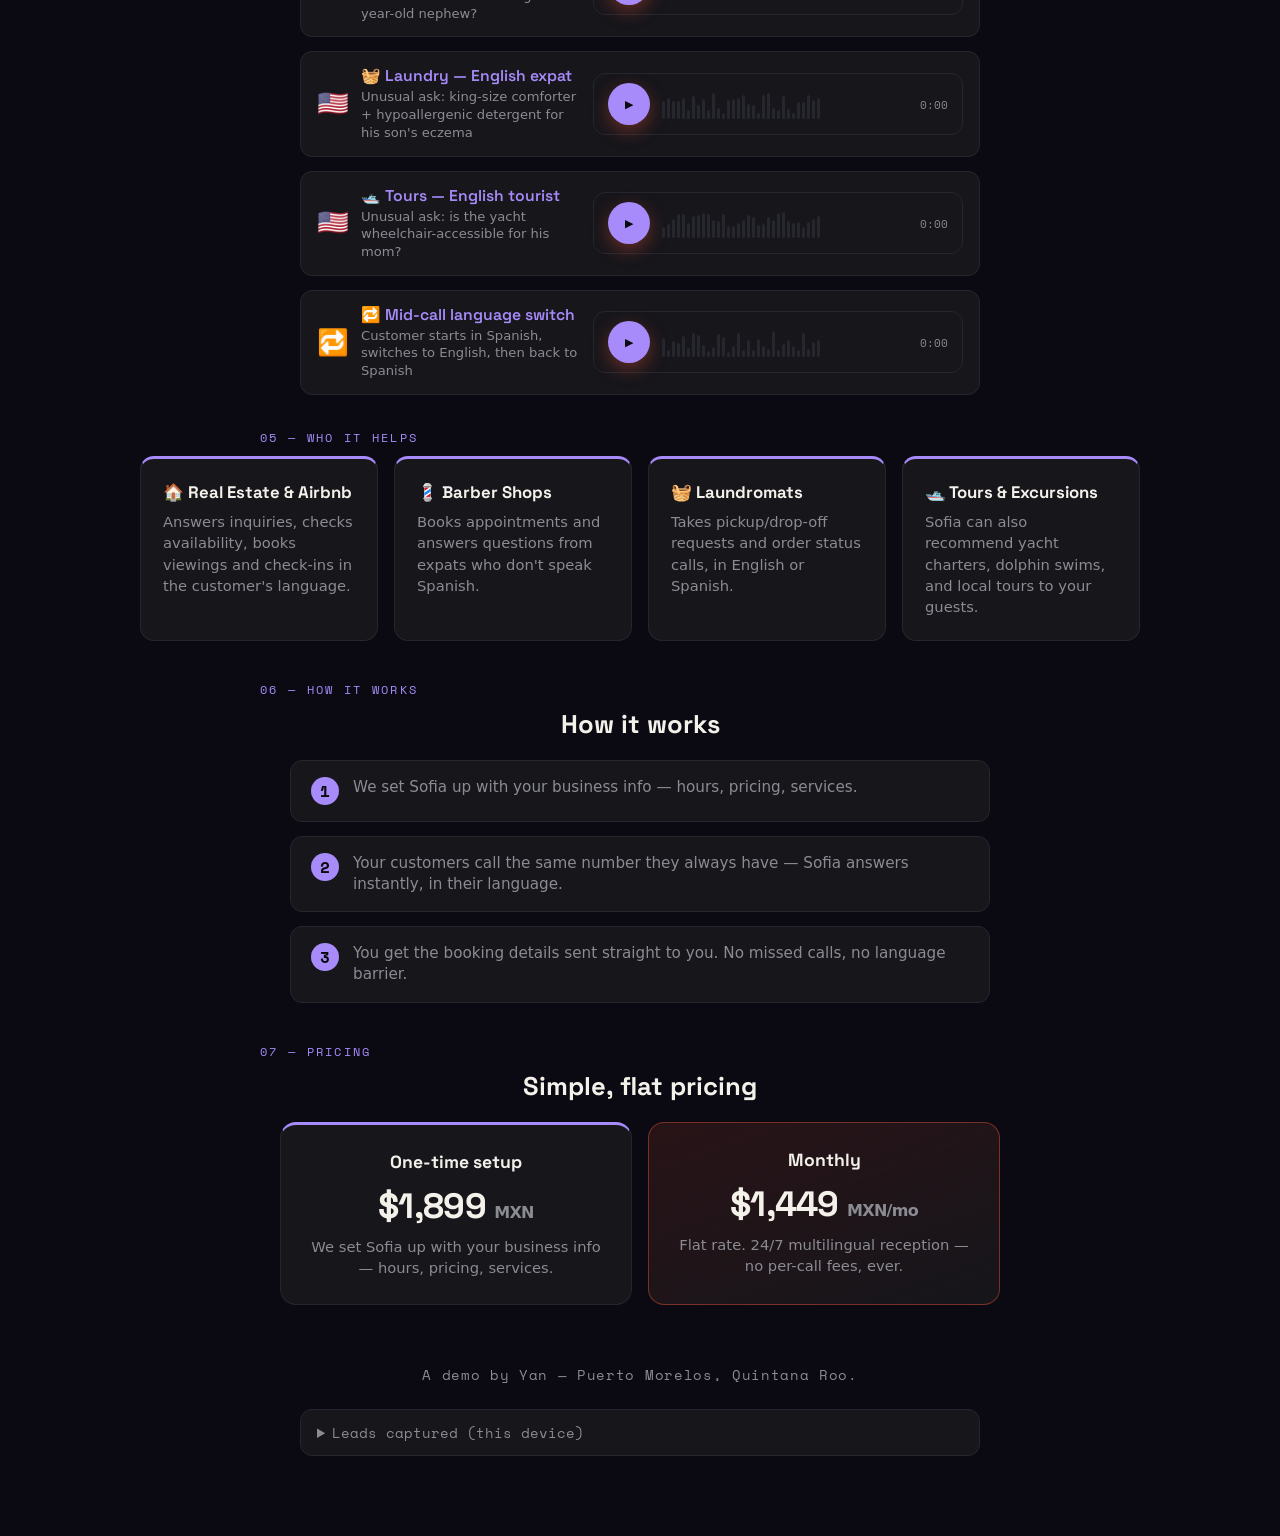
<file: violet.html>
<!DOCTYPE html>
<html lang="en">
<head>
<meta charset="UTF-8">
<meta name="viewport" content="width=device-width, initial-scale=1.0">
<title>Sofia — Multilingual AI Phone Assistant | Riviera Maya</title>
<link rel="stylesheet" href="./styles.css">
<link rel="preconnect" href="https://fonts.googleapis.com">
<link rel="preconnect" href="https://fonts.gstatic.com" crossorigin>
<link href="https://fonts.googleapis.com/css2?family=Space+Grotesk:wght@500;700&family=Space+Mono:wght@400;700&display=swap" rel="stylesheet">
  <link rel="stylesheet" href="./theme-violet.css">
</head>
<body>

  <div class="topbar"><span>Sofia</span><span class="live"><i></i>Live AI Receptionist</span></div>

  <div id="langRow" class="lang-row"></div>

  <header>
    <h1 data-i18n-html="h1">Never miss a call again.</h1>
    <p data-i18n="sub">Sofia is a multilingual AI phone assistant for local businesses in the Riviera Maya. She answers calls, books appointments, and helps tourists — 24/7, at a flat low monthly cost.</p>
    <div class="waveform" id="heroWave" aria-hidden="true"></div>
  </header>

  <div class="listen">
    <h3 data-i18n="listenH">Hear Sofia introduce herself</h3>
    <div class="audio-row">
      <span id="pitchFlag">🇲🇽</span>
      <audio id="pitchAudio" preload="none" src="./audio/pitch-es-MX.mp3"></audio>
    </div>
  </div>

  <section class="gate">
    <h3 data-i18n="gateH">Talk to Sofia live</h3>
    <form id="gateForm" class="gate-form" autocomplete="off">
      <input id="gateName" type="text" data-i18n-ph="gateNamePh" placeholder="Your name">
      <input id="gatePhone" type="tel" data-i18n-ph="gatePhonePh" placeholder="WhatsApp or phone number">
      <label class="consent"><input id="gateConsent" type="checkbox"> <span data-i18n="gateConsent">I agree to talk to an AI assistant</span></label>
      <button type="submit" class="talk-btn" id="gateBtn" data-i18n="gateBtn">Start call with Sofia</button>
    </form>
    <div class="status-line" id="statusLine"></div>
  </section>

  <section class="callback">
    <h3 data-i18n="callbackH">Prefer we call you? Leave your number</h3>
    <form id="cbForm" class="cb-form" autocomplete="off">
      <input id="cbName" type="text" data-i18n-ph="cbNamePh" placeholder="Your name (optional)">
      <input id="cbPhone" type="tel" data-i18n-ph="cbPhonePh" placeholder="Your number">
      <select id="cbIntent">
        <option value="call-back" data-i18n="cbOptBack">Call me back</option>
        <option value="boss" data-i18n="cbOptBoss">Speak to the boss</option>
        <option value="other" data-i18n="cbOptOther">Other</option>
      </select>
      <button type="submit" class="talk-btn" id="cbBtn" data-i18n="cbBtn">Send my number</button>
    </form>
    <div class="status-line" id="cbStatus"></div>
  </section>

  <section class="calls-demo">
    <h3 data-i18n="callsH">Hear Sofia handle real customer calls</h3>
    <p class="calls-note" data-i18n="callsNote">Five roleplay calls — no one is really calling. Different customers, real questions, and one switches language mid-call.</p>
    <div class="call-list">
      <div class="call-item">
        <span class="call-flag">🇺🇸</span>
        <div class="call-meta">
          <div class="call-title" data-i18n="call1t">🏠 Airbnb — English tourist</div>
          <div class="call-sub" data-i18n="call1s">Unusual ask: can he bring his service dog (a golden retriever)?</div>
        </div>
        <audio preload="none" src="./audio/call-airbnb.mp3"></audio>
      </div>
      <div class="call-item">
        <span class="call-flag">🇲🇽</span>
        <div class="call-meta">
          <div class="call-title" data-i18n="call2t">💈 Barber shop — local Spanish customer</div>
          <div class="call-sub" data-i18n="call2s">Unusual ask: can he bring his 4-year-old nephew?</div>
        </div>
        <audio preload="none" src="./audio/call-barber.mp3"></audio>
      </div>
      <div class="call-item">
        <span class="call-flag">🇺🇸</span>
        <div class="call-meta">
          <div class="call-title" data-i18n="call3t">🧺 Laundry — English expat</div>
          <div class="call-sub" data-i18n="call3s">Unusual ask: king-size comforter + hypoallergenic detergent for his son's eczema</div>
        </div>
        <audio preload="none" src="./audio/call-lavanderia.mp3"></audio>
      </div>
      <div class="call-item">
        <span class="call-flag">🇺🇸</span>
        <div class="call-meta">
          <div class="call-title" data-i18n="call4t">🛥️ Tours — English tourist</div>
          <div class="call-sub" data-i18n="call4s">Unusual ask: is the yacht wheelchair-accessible for his mom?</div>
        </div>
        <audio preload="none" src="./audio/call-tours.mp3"></audio>
      </div>
      <div class="call-item">
        <span class="call-flag">🔁</span>
        <div class="call-meta">
          <div class="call-title" data-i18n="call5t">🔁 Mid-call language switch</div>
          <div class="call-sub" data-i18n="call5s">Customer starts in Spanish, switches to English, then back to Spanish</div>
        </div>
        <audio preload="none" src="./audio/call-langswitch.mp3"></audio>
      </div>
    </div>
  </section>

  <div class="cards">
    <div class="card">
      <h3 data-i18n="card1t">🏠 Real Estate &amp; Airbnb</h3>
      <p data-i18n="card1d">Answers inquiries, checks availability, books viewings and check-ins in the customer's language.</p>
    </div>
    <div class="card">
      <h3 data-i18n="card2t">💈 Barber Shops</h3>
      <p data-i18n="card2d">Books appointments and answers questions from expats who don't speak Spanish.</p>
    </div>
    <div class="card">
      <h3 data-i18n="card3t">🧺 Laundromats</h3>
      <p data-i18n="card3d">Takes pickup/drop-off requests and order status calls, in English or Spanish.</p>
    </div>
    <div class="card">
      <h3 data-i18n="card4t">🛥️ Tours &amp; Excursions</h3>
      <p data-i18n="card4d">Sofia can also recommend yacht charters, dolphin swims, and local tours to your guests.</p>
    </div>
  </div>

  <div class="how-it-works">
    <h2 data-i18n="howH">How it works</h2>
    <div class="steps">
      <div class="step"><div class="num">1</div><p data-i18n="step1">We set Sofia up with your business info — hours, pricing, services.</p></div>
      <div class="step"><div class="num">2</div><p data-i18n="step2">Your customers call the same number they always have — Sofia answers instantly, in their language.</p></div>
      <div class="step"><div class="num">3</div><p data-i18n="step3">You get the booking details sent straight to you. No missed calls, no language barrier.</p></div>
    </div>
  </div>

  <div class="pricing">
    <h2 data-i18n="priceH">Simple, flat pricing</h2>
    <div class="price-row">
      <div class="price-card">
        <h3 data-i18n="setupT">One-time setup</h3>
        <div class="price">$1,899 <span>MXN</span></div>
        <p data-i18n="setupD">We set Sofia up with your business info — hours, pricing, services.</p>
      </div>
      <div class="price-card">
        <h3 data-i18n="monthT">Monthly</h3>
        <div class="price">$1,449 <span>MXN/mo</span></div>
        <p data-i18n="monthD">Flat rate. 24/7 multilingual reception — no per-call fees, ever.</p>
      </div>
    </div>
  </div>

  <footer data-i18n="footer">A demo by Yan — Puerto Morelos, Quintana Roo.</footer>

  <details class="leads">
    <summary data-i18n="leadsH">Leads captured (this device)</summary>
    <pre id="leadsList">(none yet)</pre>
  </details>

  <script src="./vapi-widget.js" defer></script>
  <script src="./translations.js"></script>
  <script src="./app.js"></script>
</body>
</html>
</file>
<file: styles.css>
:root{
  --bg:#0a0a0c;
  --surface:#16161b;
  --line:#26262e;
  --text:#f4f1ea;
  --muted:#8b8b93;
  --signal:#ff5a3c;
  --signal-2:#ffb15c;
  --font-display:'Space Grotesk',system-ui,sans-serif;
  --font-mono:'Space Mono',ui-monospace,SFMono-Regular,monospace;
  --font-body:system-ui,-apple-system,'Segoe UI',Roboto,sans-serif;
}
*{box-sizing:border-box;margin:0;padding:0;}
body{
  font-family:var(--font-body);
  background:radial-gradient(1200px 600px at 50% -10%, rgba(255,90,60,.09), transparent 60%), var(--bg);
  color:var(--text);
  min-height:100vh;
  display:flex;flex-direction:column;align-items:center;
  padding:18px 16px 80px;
}
.topbar{
  width:100%;max-width:760px;display:flex;justify-content:space-between;align-items:center;
  font-family:var(--font-mono);font-size:.7rem;letter-spacing:.18em;color:var(--muted);
  text-transform:uppercase;margin:0 auto 14px;
}
.topbar .live{display:flex;align-items:center;gap:7px;color:var(--signal);}
.topbar .live i{width:7px;height:7px;border-radius:50%;background:var(--signal);animation:pulse 1.8s infinite;}
@keyframes pulse{0%{box-shadow:0 0 0 0 rgba(255,90,60,.5)}70%{box-shadow:0 0 0 9px rgba(255,90,60,0)}100%{box-shadow:0 0 0 0 rgba(255,90,60,0)}}
.lang-row{align-self:stretch;max-width:760px;width:100%;margin:0 auto 26px;display:flex;flex-wrap:wrap;gap:8px;justify-content:center;}
.lang-btn{background:var(--surface);color:var(--muted);border:1px solid var(--line);padding:7px 11px;border-radius:20px;cursor:pointer;font-size:.8rem;line-height:1;display:inline-flex;align-items:center;gap:5px;font-family:var(--font-mono);}
.lang-btn span{font-size:.74rem;}
.lang-btn:hover{border-color:var(--signal);}
.lang-btn.active{background:var(--signal);color:#0a0a0c;border-color:var(--signal);font-weight:700;}
.kicker{font-family:var(--font-mono);font-size:.72rem;letter-spacing:.2em;color:var(--signal);text-transform:uppercase;margin:0 auto 10px;max-width:760px;width:100%;}
header{text-align:center;max-width:680px;margin-bottom:8px;}
header h1{font-family:var(--font-display);font-weight:700;font-size:clamp(2.1rem,6vw,3.4rem);line-height:1.04;letter-spacing:-.02em;margin-bottom:14px;}
header h1 span{color:var(--signal);}
header p{color:var(--muted);font-size:1.05rem;line-height:1.55;}
.waveform{display:flex;align-items:center;justify-content:center;gap:3px;height:64px;margin:22px auto 0;max-width:680px;width:100%;opacity:.9;}
.waveform span{display:block;width:4px;border-radius:3px;background:linear-gradient(var(--signal),var(--signal-2));height:var(--h);animation:eq 1.2s ease-in-out infinite;transform-origin:bottom;}
@keyframes eq{0%,100%{height:22%}50%{height:100%}}
.listen{text-align:center;max-width:680px;width:100%;margin:8px 0 26px;}
.listen h3{font-family:var(--font-display);color:var(--text);margin-bottom:14px;font-size:1.15rem;font-weight:700;}
.audio-row{display:flex;align-items:center;gap:12px;justify-content:center;margin:10px 0;}
.audio-row span{font-size:1.6rem;}
.gate,.callback{width:100%;max-width:460px;margin:0 auto 26px;background:var(--surface);border:1px solid var(--line);border-left:3px solid var(--signal);border-radius:14px;padding:22px;}
.gate h3,.callback h3{font-family:var(--font-display);color:var(--text);margin-bottom:14px;font-size:1.1rem;font-weight:700;}
.gate-form,.cb-form{display:flex;flex-direction:column;gap:10px;}
.gate-form input,.cb-form input,.cb-form select{background:var(--bg);border:1px solid var(--line);color:var(--text);padding:12px 14px;border-radius:10px;font-size:1rem;width:100%;font-family:var(--font-body);}
.gate-form input:focus,.cb-form input:focus,.cb-form select:focus{outline:none;border-color:var(--signal);}
.consent{display:flex;align-items:center;gap:8px;color:var(--muted);font-size:.85rem;}
.consent input{width:auto;}
.talk-btn{background:linear-gradient(135deg,var(--signal),var(--signal-2));color:#0a0a0c;border:none;border-radius:50px;padding:14px 28px;font-size:1.05rem;font-weight:700;cursor:pointer;display:flex;align-items:center;justify-content:center;gap:10px;margin-top:4px;font-family:var(--font-display);box-shadow:0 10px 30px rgba(255,90,60,.3);}
.talk-btn:hover{transform:translateY(-1px);}
.talk-btn:disabled{opacity:.6;cursor:default;transform:none;}
.status-line{color:var(--muted);font-size:.9rem;margin-top:12px;min-height:18px;text-align:center;}
.calls-demo{text-align:center;max-width:680px;width:100%;margin:8px 0 34px;}
.calls-demo h3{font-family:var(--font-display);color:var(--text);margin-bottom:8px;font-size:1.2rem;font-weight:700;}
.calls-note{color:var(--muted);font-size:.9rem;line-height:1.45;margin-bottom:20px;}
.call-list{display:flex;flex-direction:column;gap:14px;text-align:left;}
.call-item{display:flex;align-items:center;gap:12px;background:var(--surface);border:1px solid var(--line);border-radius:12px;padding:14px 16px;}
.call-flag{font-size:1.6rem;flex-shrink:0;line-height:1;}
.call-meta{flex:1;min-width:0;}
.call-title{color:var(--signal);font-weight:600;font-size:.98rem;font-family:var(--font-display);}
.call-sub{color:var(--muted);font-size:.82rem;line-height:1.35;margin-top:2px;}
.call-item .player{flex:1 1 150px;min-width:140px;}
.cards{display:grid;grid-template-columns:repeat(4,1fr);gap:16px;max-width:1000px;width:100%;margin-bottom:40px;}
.card{background:var(--surface);border:1px solid var(--line);border-top:3px solid var(--signal);border-radius:14px;padding:22px;}
.card h3{color:var(--text);font-family:var(--font-display);font-size:1.05rem;margin-bottom:8px;font-weight:700;}
.card p{color:var(--muted);font-size:.92rem;line-height:1.45;}
.how-it-works{max-width:700px;width:100%;margin-bottom:40px;}
.how-it-works h2{font-family:var(--font-display);text-align:center;margin-bottom:20px;color:var(--text);font-weight:700;font-size:1.6rem;}
.steps{display:flex;flex-direction:column;gap:14px;}
.step{display:flex;gap:14px;align-items:flex-start;background:var(--surface);border-radius:12px;padding:16px 20px;border:1px solid var(--line);}
.step .num{background:var(--signal);color:#0a0a0c;font-weight:700;border-radius:50%;width:28px;height:28px;display:flex;align-items:center;justify-content:center;flex-shrink:0;font-family:var(--font-mono);}
.step p{color:var(--muted);font-size:.95rem;line-height:1.4;}
.pricing{max-width:720px;width:100%;margin-bottom:40px;text-align:center;}
.pricing h2{font-family:var(--font-display);margin-bottom:20px;color:var(--text);font-weight:700;font-size:1.6rem;}
.price-row{display:flex;gap:16px;flex-wrap:wrap;justify-content:center;}
.price-card{background:var(--surface);border:1px solid var(--line);border-radius:16px;padding:26px 24px;flex:1;min-width:220px;position:relative;overflow:hidden;}
.price-card:first-child{border-top:3px solid var(--signal);}
.price-card:last-child{background:linear-gradient(160deg,rgba(255,90,60,.12),var(--surface));border-color:rgba(255,90,60,.4);}
.price-card h3{color:var(--text);font-family:var(--font-display);font-size:1.1rem;margin-bottom:10px;font-weight:700;}
.price{font-size:2.2rem;font-weight:800;color:var(--text);margin-bottom:8px;font-family:var(--font-display);letter-spacing:-.02em;}
.price span{font-size:1rem;color:var(--muted);font-weight:600;font-family:var(--font-body);}
.price-card p{color:var(--muted);font-size:.92rem;line-height:1.45;}
footer{color:var(--muted);font-size:.85rem;text-align:center;margin-top:20px;font-family:var(--font-mono);letter-spacing:.05em;}
.leads{max-width:680px;width:100%;margin:24px auto 0;background:var(--surface);border:1px solid var(--line);border-radius:12px;padding:12px 16px;}
.leads summary{cursor:pointer;color:var(--muted);font-size:.9rem;font-family:var(--font-mono);}
.leads pre{color:var(--text);font-size:.78rem;white-space:pre-wrap;margin-top:10px;max-height:240px;overflow:auto;font-family:var(--font-mono);}
.vapi-btn { display: none !important; }
.sofia-face{width:96px;height:96px;margin:0 auto 18px;filter:drop-shadow(0 10px 26px rgba(255,90,60,.35));animation:bob 3.4s ease-in-out infinite;}
@keyframes bob{0%,100%{transform:translateY(0)}50%{transform:translateY(-6px)}}
.biz-contact{font-family:var(--font-mono);font-size:.8rem;color:var(--muted);text-align:center;margin-top:10px;}
.biz-contact a{color:var(--signal);text-decoration:none;}
.wa-btn{display:inline-flex;align-items:center;gap:8px;font-family:var(--font-mono);font-size:.78rem;letter-spacing:.06em;text-transform:uppercase;color:var(--text);background:transparent;border:1px solid var(--line);border-radius:50px;padding:9px 18px;cursor:pointer;text-decoration:none;transition:border-color .2s,color .2s;}
.wa-btn:hover{border-color:var(--signal);color:var(--signal);}
.wa-btn[aria-disabled="true"]{opacity:.55;cursor:default;}
.tri-edge{position:fixed;top:0;left:0;right:0;height:4px;z-index:50;background:var(--edge);}
body.pulsing .tri-edge{animation:edgePulse 2s ease-in-out infinite;}
@keyframes edgePulse{0%,100%{box-shadow:0 0 6px var(--pulse);}50%{box-shadow:0 0 22px var(--pulse);}}
:root{--pulse:#ff5a3c;--edge:linear-gradient(90deg,#18B85C 0%,#ffffff 50%,#E0243C 100%);}
.player{display:flex;align-items:center;gap:12px;background:var(--surface);border:1px solid var(--line);border-radius:12px;padding:9px 14px;width:100%;}
.play{width:42px;height:42px;border-radius:50%;border:none;background:var(--signal);color:#0a0a0c;font-size:.7rem;cursor:pointer;flex-shrink:0;display:flex;align-items:center;justify-content:center;box-shadow:0 6px 18px rgba(255,90,60,.35);}
.play:hover{transform:scale(1.05);}
.peq{display:flex;align-items:flex-end;gap:2px;height:30px;flex:1;min-width:0;}
.peq span{display:block;width:3px;border-radius:2px;background:var(--line);height:var(--h);transition:background .2s;}
.peq span.on{background:linear-gradient(var(--signal),var(--signal-2));}
.player.playing .peq span.on{animation:eq .9s ease-in-out infinite;}
.ptime{font-family:var(--font-mono);font-size:.7rem;color:var(--muted);white-space:nowrap;flex-shrink:0;}
@media (max-width:800px){.cards{grid-template-columns:repeat(2,1fr);}}
@media (max-width:480px){
  .cards{grid-template-columns:1fr;}
  .call-item{flex-wrap:wrap;}
  .call-item .player{width:100%;flex-basis:100%;}
  .topbar{font-size:.62rem;}
}
</file>
<file: uk.css>
/* UK variant — Union Jack blue/white/red */
:root{--edge:linear-gradient(90deg,#012169 0%,#ffffff 50%,#C8102E 100%);}
</file>
<file: uk-redesigned.css>
/* Full styles for redesigned Sofia UK page — original styles.css untouched */

/* === Existing styles (unchanged) === */
:root{
  --bg:#0a0f1e;
  --surface:#111827;
  --line:#1e3a5f;
  --text:#f1f5f9;
  --muted:#94a3b8;
  --signal:#cf142b;
  --signal-2:#e0243c;
  --blue:#1d3f8f;
  --blue-light:#3b5fb8;
  --white:#ffffff;
  --font-display:'Space Grotesk',system-ui,sans-serif;
  --font-mono:'Space Mono',ui-monospace,SFMono-Regular,monospace;
  --font-body:system-ui,-apple-system,'Segoe UI',Roboto,sans-serif;
}
*{box-sizing:border-box;margin:0;padding:0;}
body{
  font-family:var(--font-body);
  background:radial-gradient(1200px 600px at 50% -10%, rgba(29,63,143,.12), transparent 60%), var(--bg);
  color:var(--text);
  min-height:100vh;
  display:flex;flex-direction:column;align-items:center;
  padding:18px 16px 80px;
}
.topbar{
  width:100%;max-width:760px;display:flex;justify-content:space-between;align-items:center;
  font-family:var(--font-mono);font-size:.7rem;letter-spacing:.18em;color:var(--muted);
  text-transform:uppercase;margin:0 auto 14px;
}
.topbar .live{display:flex;align-items:center;gap:7px;color:var(--signal);}
.topbar .live i{width:7px;height:7px;border-radius:50%;background:var(--signal);animation:pulse 1.8s infinite;}
@keyframes pulse{0%{box-shadow:0 0 0 0 rgba(207,20,43,.5)}70%{box-shadow:0 0 0 9px rgba(207,20,43,0)}100%{box-shadow:0 0 0 0 rgba(207,20,43,0)}}
.lang-row{align-self:stretch;max-width:760px;width:100%;margin:0 auto 26px;display:flex;flex-wrap:wrap;gap:8px;justify-content:center;}
.lang-btn{background:var(--surface);color:var(--muted);border:1px solid var(--line);padding:7px 11px;border-radius:20px;cursor:pointer;font-size:.8rem;line-height:1;display:inline-flex;align-items:center;gap:5px;font-family:var(--font-mono);}
.lang-btn span{font-size:.74rem;}
.lang-btn:hover{border-color:var(--blue-light);}
.lang-btn.active{background:var(--signal);color:var(--white);border-color:var(--signal);font-weight:700;}
.kicker{font-family:var(--font-mono);font-size:.72rem;letter-spacing:.2em;color:var(--blue-light);text-transform:uppercase;margin:0 auto 10px;max-width:760px;width:100%;}
header{text-align:center;max-width:680px;margin-bottom:8px;}
header h1{font-family:var(--font-display);font-weight:700;font-size:clamp(2.1rem,6vw,3.4rem);line-height:1.04;letter-spacing:-.02em;margin-bottom:14px;}
header h1 span{color:var(--signal);}
header p{color:var(--muted);font-size:1.05rem;line-height:1.55;}
.waveform{display:flex;align-items:center;justify-content:center;gap:3px;height:64px;margin:22px auto 0;max-width:680px;width:100%;opacity:.9;}
.waveform span{display:block;width:4px;border-radius:3px;background:linear-gradient(var(--signal),var(--blue-light));height:var(--h);animation:eq 1.2s ease-in-out infinite;transform-origin:bottom;}
@keyframes eq{0%,100%{height:22%}50%{height:100%}}
.listen{text-align:center;max-width:680px;width:100%;margin:8px 0 26px;}
.listen h3{font-family:var(--font-display);color:var(--text);margin-bottom:14px;font-size:1.15rem;font-weight:700;}
.audio-row{display:flex;align-items:center;gap:12px;justify-content:center;margin:10px 0;}
.audio-row span{font-size:1.6rem;}
.gate,.callback{width:100%;max-width:460px;margin:0 auto 26px;background:var(--surface);border:1px solid var(--line);border-left:3px solid var(--signal);border-radius:14px;padding:22px;}
.gate h3,.callback h3{font-family:var(--font-display);color:var(--text);margin-bottom:6px;font-size:1.1rem;font-weight:700;}
.gate-sub{color:var(--muted);font-size:.88rem;margin-bottom:14px;}
.gate-form,.cb-form{display:flex;flex-direction:column;gap:10px;}
.gate-form input,.cb-form input,.cb-form select{background:var(--bg);border:1px solid var(--line);color:var(--text);padding:12px 14px;border-radius:10px;font-size:1rem;width:100%;font-family:var(--font-body);}
.gate-form input:focus,.cb-form input:focus,.cb-form select:focus{outline:none;border-color:var(--blue-light);}
.consent{display:flex;align-items:center;gap:8px;color:var(--muted);font-size:.85rem;}
.consent input{width:auto;}
.talk-btn{background:linear-gradient(135deg,var(--signal),var(--signal-2));color:var(--white);border:none;border-radius:50px;padding:14px 28px;font-size:1.05rem;font-weight:700;cursor:pointer;display:flex;align-items:center;justify-content:center;gap:10px;margin-top:4px;font-family:var(--font-display);box-shadow:0 10px 30px rgba(207,20,43,.3);}
.talk-btn:hover{transform:translateY(-1px);}
.talk-btn:disabled{opacity:.6;cursor:default;transform:none;}
.status-line{color:var(--muted);font-size:.9rem;margin-top:12px;min-height:18px;text-align:center;}
.calls-demo{text-align:center;max-width:680px;width:100%;margin:8px 0 34px;}
.calls-demo h3{font-family:var(--font-display);color:var(--text);margin-bottom:8px;font-size:1.2rem;font-weight:700;}
.calls-note{color:var(--muted);font-size:.9rem;line-height:1.45;margin-bottom:20px;}
.call-list{display:flex;flex-direction:column;gap:14px;text-align:left;}
.call-item{display:flex;align-items:center;gap:12px;background:var(--surface);border:1px solid var(--line);border-radius:12px;padding:14px 16px;}
.call-flag{font-size:1.6rem;flex-shrink:0;line-height:1;}
.call-meta{flex:1;min-width:0;}
.call-title{color:var(--signal);font-weight:600;font-size:.98rem;font-family:var(--font-display);}
.call-sub{color:var(--muted);font-size:.82rem;line-height:1.35;margin-top:2px;}
.call-item .player{flex:1 1 150px;min-width:140px;}
.cards{display:grid;grid-template-columns:repeat(4,1fr);gap:16px;max-width:1000px;width:100%;margin-bottom:40px;}
.card{background:var(--surface);border:1px solid var(--line);border-top:3px solid var(--blue);border-radius:14px;padding:22px;}
.card h3{color:var(--text);font-family:var(--font-display);font-size:1.05rem;margin-bottom:8px;font-weight:700;}
.card p{color:var(--muted);font-size:.92rem;line-height:1.45;}
.how-it-works{max-width:700px;width:100%;margin-bottom:40px;}
.how-it-works h2{font-family:var(--font-display);text-align:center;margin-bottom:20px;color:var(--text);font-weight:700;font-size:1.6rem;}
.steps{display:flex;flex-direction:column;gap:14px;}
.step{display:flex;gap:14px;align-items:flex-start;background:var(--surface);border-radius:12px;padding:16px 20px;border:1px solid var(--line);}
.step .num{background:var(--signal);color:#0a0a0c;font-weight:700;border-radius:50%;width:28px;height:28px;display:flex;align-items:center;justify-content:center;flex-shrink:0;font-family:var(--font-mono);}
.step p{color:var(--muted);font-size:.95rem;line-height:1.4;}
.pricing{max-width:900px;width:100%;margin-bottom:40px;text-align:center;}
.pricing h2{font-family:var(--font-display);margin-bottom:6px;color:var(--text);font-weight:700;font-size:1.6rem;}
.pricing-note{color:var(--muted);font-size:.95rem;margin-bottom:22px;}
.price-row{display:flex;gap:16px;flex-wrap:wrap;justify-content:center;}
.price-card{background:var(--surface);border:1px solid var(--line);border-radius:16px;padding:26px 24px;flex:1;min-width:220px;position:relative;overflow:hidden;}
.price-card:first-child{border-top:3px solid var(--blue);}
.price-card.featured{background:linear-gradient(160deg,rgba(1,33,105,.12),var(--surface));border-color:rgba(1,33,105,.5);}
.price-card h3{color:var(--text);font-family:var(--font-display);font-size:1.1rem;margin-bottom:10px;font-weight:700;}
.price{font-size:2.2rem;font-weight:800;color:var(--text);margin-bottom:8px;font-family:var(--font-display);letter-spacing:-.02em;}
.price span{font-size:1rem;color:var(--muted);font-weight:600;font-family:var(--font-body);}
.price-card p{color:var(--muted);font-size:.92rem;line-height:1.45;}
.badge{position:absolute;top:12px;right:12px;background:var(--blue);color:var(--signal);border:2px solid var(--white);font-size:.7rem;font-weight:700;padding:4px 10px;border-radius:20px;font-family:var(--font-mono);letter-spacing:.06em;text-transform:uppercase;}
footer{color:var(--muted);font-size:.85rem;text-align:center;margin-top:20px;font-family:var(--font-mono);letter-spacing:.05em;}
.leads{max-width:680px;width:100%;margin:24px auto 0;background:var(--surface);border:1px solid var(--line);border-radius:12px;padding:12px 16px;}
.leads summary{cursor:pointer;color:var(--muted);font-size:.9rem;font-family:var(--font-mono);}
.leads pre{color:var(--text);font-size:.78rem;white-space:pre-wrap;margin-top:10px;max-height:240px;overflow:auto;font-family:var(--font-mono);}
.vapi-btn { display: none !important; }
.sofia-face{width:96px;height:96px;margin:0 auto 18px;filter:drop-shadow(0 10px 26px rgba(207,20,43,.35));animation:bob 3.4s ease-in-out infinite;}
@keyframes bob{0%,100%{transform:translateY(0)}50%{transform:translateY(-6px)}}
.biz-contact{font-family:var(--font-mono);font-size:.8rem;color:var(--muted);text-align:center;margin-top:10px;}
.wa-btn{display:inline-flex;align-items:center;gap:8px;font-family:var(--font-mono);font-size:.78rem;letter-spacing:.06em;text-transform:uppercase;color:var(--text);background:transparent;border:1px solid var(--line);border-radius:50px;padding:9px 18px;cursor:pointer;text-decoration:none;transition:border-color .2s,color .2s;}
.wa-btn:hover{border-color:var(--signal);color:var(--signal);}
.wa-btn[aria-disabled="true"]{opacity:.55;cursor:default;}
.wa-soon{font-size:.65rem;color:var(--muted);font-weight:400;margin-left:4px;}
.wa-note{font-size:.78rem;color:var(--muted);margin-top:6px;}
.tri-edge{position:fixed;top:0;left:0;right:0;height:4px;z-index:50;background:var(--edge);}
body.pulsing .tri-edge{animation:edgePulse 2s ease-in-out infinite;}
@keyframes edgePulse{0%,100%{box-shadow:0 0 6px var(--pulse);}50%{box-shadow:0 0 22px var(--pulse);}}
:root{--pulse:#cf142b;--edge:linear-gradient(90deg,#1d3f8f 0%,#ffffff 50%,#cf142b 100%);}
.player{display:flex;align-items:center;gap:12px;background:var(--surface);border:1px solid var(--line);border-radius:12px;padding:9px 14px;width:100%;}
.play{width:42px;height:42px;border-radius:50%;border:none;background:var(--signal);color:var(--white);font-size:.7rem;cursor:pointer;flex-shrink:0;display:flex;align-items:center;justify-content:center;box-shadow:0 6px 18px rgba(207,20,43,.35);}
.play:hover{transform:scale(1.05);}
.peq{display:flex;align-items:flex-end;gap:2px;height:30px;flex:1;min-width:0;}
.peq span{display:block;width:3px;border-radius:2px;background:var(--line);height:var(--h);transition:background .2s;}
.peq span.on{background:linear-gradient(var(--signal),var(--blue-light));}
.player.playing .peq span.on{animation:eq .9s ease-in-out infinite;}
.ptime{font-family:var(--font-mono);font-size:.7rem;color:var(--muted);white-space:nowrap;flex-shrink:0;}
@media (max-width:800px){.cards{grid-template-columns:repeat(2,1fr);}}
@media (max-width:480px){
  .cards{grid-template-columns:1fr;}
  .call-item{flex-wrap:wrap;}
  .call-item .player{width:100%;flex-basis:100%;}
  .topbar{font-size:.62rem;}
}

/* === New sections for redesign === */

/* Problem section */
.problem{
  max-width:680px;width:100%;margin:0 auto 40px;text-align:center;
  background:var(--surface);border:1px solid var(--line);border-radius:14px;
  padding:30px 24px;border-top:3px solid var(--signal);
}
.problem h2{font-family:var(--font-display);color:var(--text);margin-bottom:10px;font-size:1.35rem;font-weight:700;}
.problem p{color:var(--muted);font-size:1rem;line-height:1.6;}

/* Trust section */
.trust{max-width:1000px;width:100%;margin-bottom:40px;}
.trust h2{font-family:var(--font-display);text-align:center;margin-bottom:20px;color:var(--text);font-weight:700;font-size:1.6rem;}
.trust-grid{display:grid;grid-template-columns:repeat(4,1fr);gap:16px;}
.trust-item{background:var(--surface);border:1px solid var(--line);border-radius:14px;padding:22px;text-align:center;}
.trust-icon{font-size:2rem;margin-bottom:10px;}
.trust-item h4{color:var(--text);font-family:var(--font-display);font-size:1rem;margin-bottom:6px;font-weight:700;}
.trust-item p{color:var(--muted);font-size:.88rem;line-height:1.45;}

/* FAQ */
.faq{max-width:700px;width:100%;margin:0 auto 40px;}
.faq h2{font-family:var(--font-display);text-align:center;margin-bottom:20px;color:var(--text);font-weight:700;font-size:1.6rem;}
.faq-item{background:var(--surface);border:1px solid var(--line);border-radius:12px;margin-bottom:10px;overflow:hidden;}
.faq-item summary{padding:16px 20px;cursor:pointer;color:var(--text);font-family:var(--font-display);font-weight:600;font-size:.98rem;list-style:none;display:flex;justify-content:space-between;align-items:center;}
.faq-item summary::-webkit-details-marker{display:none;}
.faq-item summary::after{content:'+';font-size:1.4rem;color:var(--signal);font-weight:700;}
.faq-item[open] summary::after{content:'−';}
.faq-item p{padding:0 20px 18px;color:var(--muted);font-size:.92rem;line-height:1.55;}

/* CTA strip */
.cta-strip{max-width:680px;width:100%;margin:0 auto 40px;text-align:center;background:linear-gradient(160deg,rgba(207,20,43,.12),var(--surface));border:1px solid rgba(207,20,43,.3);border-radius:16px;padding:30px 24px;}
.cta-strip h2{font-family:var(--font-display);color:var(--text);margin-bottom:8px;font-size:1.5rem;font-weight:700;}
.cta-strip p{color:var(--muted);font-size:1rem;line-height:1.5;}

@media (max-width:800px){
  .trust-grid{grid-template-columns:repeat(2,1fr);}
}
@media (max-width:480px){
  .trust-grid{grid-template-columns:1fr;}
  .price-row{flex-direction:column;align-items:center;}
  .price-card{min-width:100%;}
}
</file>
<file: theme-gold.css>
:root{ --bg:#0c0a07; --signal:#f5b53d; --signal-2:#ffe08a; }
body{ background:radial-gradient(1200px 600px at 50% -10%, rgba(245,181,61,.09), transparent 60%), var(--bg); }
</file>
<file: index-redesigned.css>
/* Full styles for redesigned Sofia Mexico page — Mexican flag colour palette */

:root{
  --bg:#0a0f0c;
  --surface:#111a14;
  --line:#1e3a22;
  --text:#f1f5f0;
  --muted:#94a893;
  --signal:#18B85C;
  --signal-2:#7CE0A0;
  --green:#18B85C;
  --green-dark:#0d7a3a;
  --red:#E0243C;
  --red-dark:#a31b2a;
  --white:#ffffff;
  --font-display:'Space Grotesk',system-ui,sans-serif;
  --font-mono:'Space Mono',ui-monospace,SFMono-Regular,monospace;
  --font-body:system-ui,-apple-system,'Segoe UI',Roboto,sans-serif;
}
*{box-sizing:border-box;margin:0;padding:0;}
body{
  font-family:var(--font-body);
  background:radial-gradient(1200px 600px at 50% -10%, rgba(24,184,92,.10), transparent 60%), var(--bg);
  color:var(--text);
  min-height:100vh;
  display:flex;flex-direction:column;align-items:center;
  padding:18px 16px 80px;
}
.topbar{
  width:100%;max-width:760px;display:flex;justify-content:space-between;align-items:center;
  font-family:var(--font-mono);font-size:.7rem;letter-spacing:.18em;color:var(--muted);
  text-transform:uppercase;margin:0 auto 14px;
}
.topbar .live{display:flex;align-items:center;gap:7px;color:var(--signal);}
.topbar .live i{width:7px;height:7px;border-radius:50%;background:var(--signal);animation:pulse 1.8s infinite;}
@keyframes pulse{0%{box-shadow:0 0 0 0 rgba(24,184,92,.5)}70%{box-shadow:0 0 0 9px rgba(24,184,92,0)}100%{box-shadow:0 0 0 0 rgba(24,184,92,0)}}
.lang-row{align-self:stretch;max-width:760px;width:100%;margin:0 auto 26px;display:flex;flex-wrap:wrap;gap:8px;justify-content:center;}
.lang-btn{background:var(--surface);color:var(--muted);border:1px solid var(--line);padding:7px 11px;border-radius:20px;cursor:pointer;font-size:.8rem;line-height:1;display:inline-flex;align-items:center;gap:5px;font-family:var(--font-mono);}
.lang-btn span{font-size:.74rem;}
.lang-btn:hover{border-color:var(--green-dark);}
.lang-btn.active{background:var(--signal);color:var(--bg);border-color:var(--signal);font-weight:700;}
.kicker{font-family:var(--font-mono);font-size:.72rem;letter-spacing:.2em;color:var(--signal);text-transform:uppercase;margin:0 auto 10px;max-width:760px;width:100%;}
header{text-align:center;max-width:680px;margin-bottom:8px;}
header h1{font-family:var(--font-display);font-weight:700;font-size:clamp(2.1rem,6vw,3.4rem);line-height:1.04;letter-spacing:-.02em;margin-bottom:14px;}
header h1 span{color:var(--signal);}
header p{color:var(--muted);font-size:1.05rem;line-height:1.55;}
.waveform{display:flex;align-items:center;justify-content:center;gap:3px;height:64px;margin:22px auto 0;max-width:680px;width:100%;opacity:.9;}
.waveform span{display:block;width:4px;border-radius:3px;background:linear-gradient(var(--green),var(--green-dark));height:var(--h);animation:eq 1.2s ease-in-out infinite;transform-origin:bottom;}
@keyframes eq{0%,100%{height:22%}50%{height:100%}}
.listen{text-align:center;max-width:680px;width:100%;margin:8px 0 26px;}
.listen h3{font-family:var(--font-display);color:var(--text);margin-bottom:14px;font-size:1.15rem;font-weight:700;}
.audio-row{display:flex;align-items:center;gap:12px;justify-content:center;margin:10px 0;}
.audio-row span{font-size:1.6rem;}
.gate,.callback{width:100%;max-width:460px;margin:0 auto 26px;background:var(--surface);border:1px solid var(--line);border-left:3px solid var(--signal);border-radius:14px;padding:22px;}
.gate h3,.callback h3{font-family:var(--font-display);color:var(--text);margin-bottom:14px;font-size:1.1rem;font-weight:700;}
.gate-form,.cb-form{display:flex;flex-direction:column;gap:10px;}
.gate-form input,.cb-form input,.cb-form select{background:var(--bg);border:1px solid var(--line);color:var(--text);padding:12px 14px;border-radius:10px;font-size:1rem;width:100%;font-family:var(--font-body);}
.gate-form input:focus,.cb-form input:focus,.cb-form select:focus{outline:none;border-color:var(--green-dark);}
.consent{display:flex;align-items:center;gap:8px;color:var(--muted);font-size:.85rem;}
.consent input{width:auto;}
.talk-btn{background:linear-gradient(135deg,var(--green),var(--green-dark));color:var(--white);border:none;border-radius:50px;padding:14px 28px;font-size:1.05rem;font-weight:700;cursor:pointer;display:flex;align-items:center;justify-content:center;gap:10px;margin-top:4px;font-family:var(--font-display);box-shadow:0 10px 30px rgba(24,184,92,.3);}
.talk-btn:hover{transform:translateY(-1px);}
.talk-btn:disabled{opacity:.6;cursor:default;transform:none;}
.status-line{color:var(--muted);font-size:.9rem;margin-top:12px;min-height:18px;text-align:center;}
.calls-demo{text-align:center;max-width:680px;width:100%;margin:8px 0 34px;}
.calls-demo h3{font-family:var(--font-display);color:var(--text);margin-bottom:8px;font-size:1.2rem;font-weight:700;}
.calls-note{color:var(--muted);font-size:.9rem;line-height:1.45;margin-bottom:20px;}
.call-list{display:flex;flex-direction:column;gap:14px;text-align:left;}
.call-item{display:flex;align-items:center;gap:12px;background:var(--surface);border:1px solid var(--line);border-radius:12px;padding:14px 16px;}
.call-flag{font-size:1.6rem;flex-shrink:0;line-height:1;}
.call-meta{flex:1;min-width:0;}
.call-title{color:var(--signal);font-weight:600;font-size:.98rem;font-family:var(--font-display);}
.call-sub{color:var(--muted);font-size:.82rem;line-height:1.35;margin-top:2px;}
.call-item .player{flex:1 1 150px;min-width:140px;}
.cards{display:grid;grid-template-columns:repeat(4,1fr);gap:16px;max-width:1000px;width:100%;margin-bottom:40px;}
.card{background:var(--surface);border:1px solid var(--line);border-top:3px solid var(--red);border-radius:14px;padding:22px;}
.card h3{color:var(--text);font-family:var(--font-display);font-size:1.05rem;margin-bottom:8px;font-weight:700;}
.card p{color:var(--muted);font-size:.92rem;line-height:1.45;}
.how-it-works{max-width:700px;width:100%;margin-bottom:40px;}
.how-it-works h2{font-family:var(--font-display);text-align:center;margin-bottom:20px;color:var(--text);font-weight:700;font-size:1.6rem;}
.steps{display:flex;flex-direction:column;gap:14px;}
.step{display:flex;gap:14px;align-items:flex-start;background:var(--surface);border-radius:12px;padding:16px 20px;border:1px solid var(--line);}
.step .num{background:var(--signal);color:var(--bg);font-weight:700;border-radius:50%;width:28px;height:28px;display:flex;align-items:center;justify-content:center;flex-shrink:0;font-family:var(--font-mono);}
.step p{color:var(--muted);font-size:.95rem;line-height:1.4;}
.pricing{max-width:900px;width:100%;margin-bottom:40px;text-align:center;}
.pricing h2{font-family:var(--font-display);margin-bottom:6px;color:var(--text);font-weight:700;font-size:1.6rem;}
.pricing-note{color:var(--muted);font-size:.95rem;margin-bottom:22px;}
.price-row{display:flex;gap:16px;flex-wrap:wrap;justify-content:center;}
.price-card{background:var(--surface);border:1px solid var(--line);border-radius:16px;padding:26px 24px;flex:1;min-width:220px;position:relative;overflow:hidden;}
.price-card:first-child{border-top:3px solid var(--signal);}
.price-card.featured{background:linear-gradient(160deg,rgba(24,184,92,.12),var(--surface));border-color:rgba(24,184,92,.35);}
.price-card h3{color:var(--text);font-family:var(--font-display);font-size:1.1rem;margin-bottom:10px;font-weight:700;}
.price{font-size:2.2rem;font-weight:800;color:var(--text);margin-bottom:8px;font-family:var(--font-display);letter-spacing:-.02em;}
.price span{font-size:1rem;color:var(--muted);font-weight:600;font-family:var(--font-body);}
.price-card p{color:var(--muted);font-size:.92rem;line-height:1.45;}
.badge{position:absolute;top:12px;right:12px;background:var(--signal);color:var(--bg);font-size:.7rem;font-weight:700;padding:4px 10px;border-radius:20px;font-family:var(--font-mono);letter-spacing:.06em;text-transform:uppercase;}
footer{color:var(--muted);font-size:.85rem;text-align:center;margin-top:20px;font-family:var(--font-mono);letter-spacing:.05em;}
.leads{max-width:680px;width:100%;margin:24px auto 0;background:var(--surface);border:1px solid var(--line);border-radius:12px;padding:12px 16px;}
.leads summary{cursor:pointer;color:var(--muted);font-size:.9rem;font-family:var(--font-mono);}
.leads pre{color:var(--text);font-size:.78rem;white-space:pre-wrap;margin-top:10px;max-height:240px;overflow:auto;font-family:var(--font-mono);}
.vapi-btn { display: none !important; }
.sofia-face{width:96px;height:96px;margin:0 auto 18px;filter:drop-shadow(0 10px 26px rgba(24,184,92,.35));animation:bob 3.4s ease-in-out infinite;}
@keyframes bob{0%,100%{transform:translateY(0)}50%{transform:translateY(-6px)}}
.biz-contact{font-family:var(--font-mono);font-size:.8rem;color:var(--muted);text-align:center;margin-top:10px;}
.biz-contact a{color:var(--signal);text-decoration:none;}
.wa-btn{display:inline-flex;align-items:center;gap:8px;font-family:var(--font-mono);font-size:.78rem;letter-spacing:.06em;text-transform:uppercase;color:var(--text);background:transparent;border:1px solid var(--line);border-radius:50px;padding:9px 18px;cursor:pointer;text-decoration:none;transition:border-color .2s,color .2s;}
.wa-btn:hover{border-color:var(--signal);color:var(--signal);}
.wa-btn[aria-disabled="true"]{opacity:.55;cursor:default;}
.tri-edge{position:fixed;top:0;left:0;right:0;height:4px;z-index:50;background:var(--edge);}
body.pulsing .tri-edge{animation:edgePulse 2s ease-in-out infinite;}
@keyframes edgePulse{0%,100%{box-shadow:0 0 6px var(--pulse);}50%{box-shadow:0 0 22px var(--pulse);}}
:root{--pulse:#18B85C;--edge:linear-gradient(90deg,#18B85C 0%,#ffffff 50%,#E0243C 100%);}
.player{display:flex;align-items:center;gap:12px;background:var(--surface);border:1px solid var(--line);border-radius:12px;padding:9px 14px;width:100%;}
.play{width:42px;height:42px;border-radius:50%;border:none;background:var(--signal);color:var(--bg);font-size:.7rem;cursor:pointer;flex-shrink:0;display:flex;align-items:center;justify-content:center;box-shadow:0 6px 18px rgba(24,184,92,.35);}
.play:hover{transform:scale(1.05);}
.peq{display:flex;align-items:flex-end;gap:2px;height:30px;flex:1;min-width:0;}
.peq span{display:block;width:3px;border-radius:2px;background:var(--line);height:var(--h);transition:background .2s;}
.peq span.on{background:linear-gradient(var(--signal),var(--green-dark));}
.player.playing .peq span.on{animation:eq .9s ease-in-out infinite;}
.ptime{font-family:var(--font-mono);font-size:.7rem;color:var(--muted);white-space:nowrap;flex-shrink:0;}
@media (max-width:800px){.cards{grid-template-columns:repeat(2,1fr);}}
@media (max-width:480px){
  .cards{grid-template-columns:1fr;}
  .call-item{flex-wrap:wrap;}
  .call-item .player{width:100%;flex-basis:100%;}
  .topbar{font-size:.62rem;}
}

/* === New sections for redesign === */

.problem{
  max-width:680px;width:100%;margin:0 auto 40px;text-align:center;
  background:var(--surface);border:1px solid var(--line);border-radius:14px;
  padding:30px 24px;border-top:3px solid var(--signal);
}
.problem h2{font-family:var(--font-display);color:var(--text);margin-bottom:10px;font-size:1.35rem;font-weight:700;}
.problem p{color:var(--muted);font-size:1rem;line-height:1.6;}

.trust{max-width:1000px;width:100%;margin-bottom:40px;}
.trust h2{font-family:var(--font-display);text-align:center;margin-bottom:20px;color:var(--text);font-weight:700;font-size:1.6rem;}
.trust-grid{display:grid;grid-template-columns:repeat(4,1fr);gap:16px;}
.trust-item{background:var(--surface);border:1px solid var(--line);border-radius:14px;padding:22px;text-align:center;}
.trust-icon{font-size:2rem;margin-bottom:10px;}
.trust-item h4{color:var(--text);font-family:var(--font-display);font-size:1rem;margin-bottom:6px;font-weight:700;}
.trust-item p{color:var(--muted);font-size:.88rem;line-height:1.45;}

.faq{max-width:700px;width:100%;margin:0 auto 40px;}
.faq h2{font-family:var(--font-display);text-align:center;margin-bottom:20px;color:var(--text);font-weight:700;font-size:1.6rem;}
.faq-item{background:var(--surface);border:1px solid var(--line);border-radius:12px;margin-bottom:10px;overflow:hidden;}
.faq-item summary{padding:16px 20px;cursor:pointer;color:var(--text);font-family:var(--font-display);font-weight:600;font-size:.98rem;list-style:none;display:flex;justify-content:space-between;align-items:center;}
.faq-item summary::-webkit-details-marker{display:none;}
.faq-item summary::after{content:'+';font-size:1.4rem;color:var(--signal);font-weight:700;}
.faq-item[open] summary::after{content:'−';}
.faq-item p{padding:0 20px 18px;color:var(--muted);font-size:.92rem;line-height:1.55;}

.cta-strip{max-width:680px;width:100%;margin:0 auto 40px;text-align:center;background:linear-gradient(160deg,rgba(24,184,92,.12),var(--surface));border:1px solid rgba(24,184,92,.3);border-radius:16px;padding:30px 24px;}
.cta-strip h2{font-family:var(--font-display);color:var(--text);margin-bottom:8px;font-size:1.5rem;font-weight:700;}
.cta-strip p{color:var(--muted);font-size:1rem;line-height:1.5;}

@media (max-width:800px){
  .trust-grid{grid-template-columns:repeat(2,1fr);}
}
@media (max-width:480px){
  .trust-grid{grid-template-columns:1fr;}
  .price-row{flex-direction:column;align-items:center;}
  .price-card{min-width:100%;}
}
</file>
<file: theme-lime.css>
:root{ --bg:#0a0c06; --signal:#c6f24e; --signal-2:#e9ff8a; }
body{ background:radial-gradient(1200px 600px at 50% -10%, rgba(198,242,78,.09), transparent 60%), var(--bg); }
</file>
<file: theme-teal.css>
:root{ --bg:#06100f; --signal:#2dd4bf; --signal-2:#5eead4; }
body{ background:radial-gradient(1200px 600px at 50% -10%, rgba(45,212,191,.09), transparent 60%), var(--bg); }
</file>
<file: theme-violet.css>
:root{ --bg:#0b0a12; --signal:#a78bfa; --signal-2:#c4b5fd; }
body{ background:radial-gradient(1200px 600px at 50% -10%, rgba(167,139,250,.09), transparent 60%), var(--bg); }
</file>
